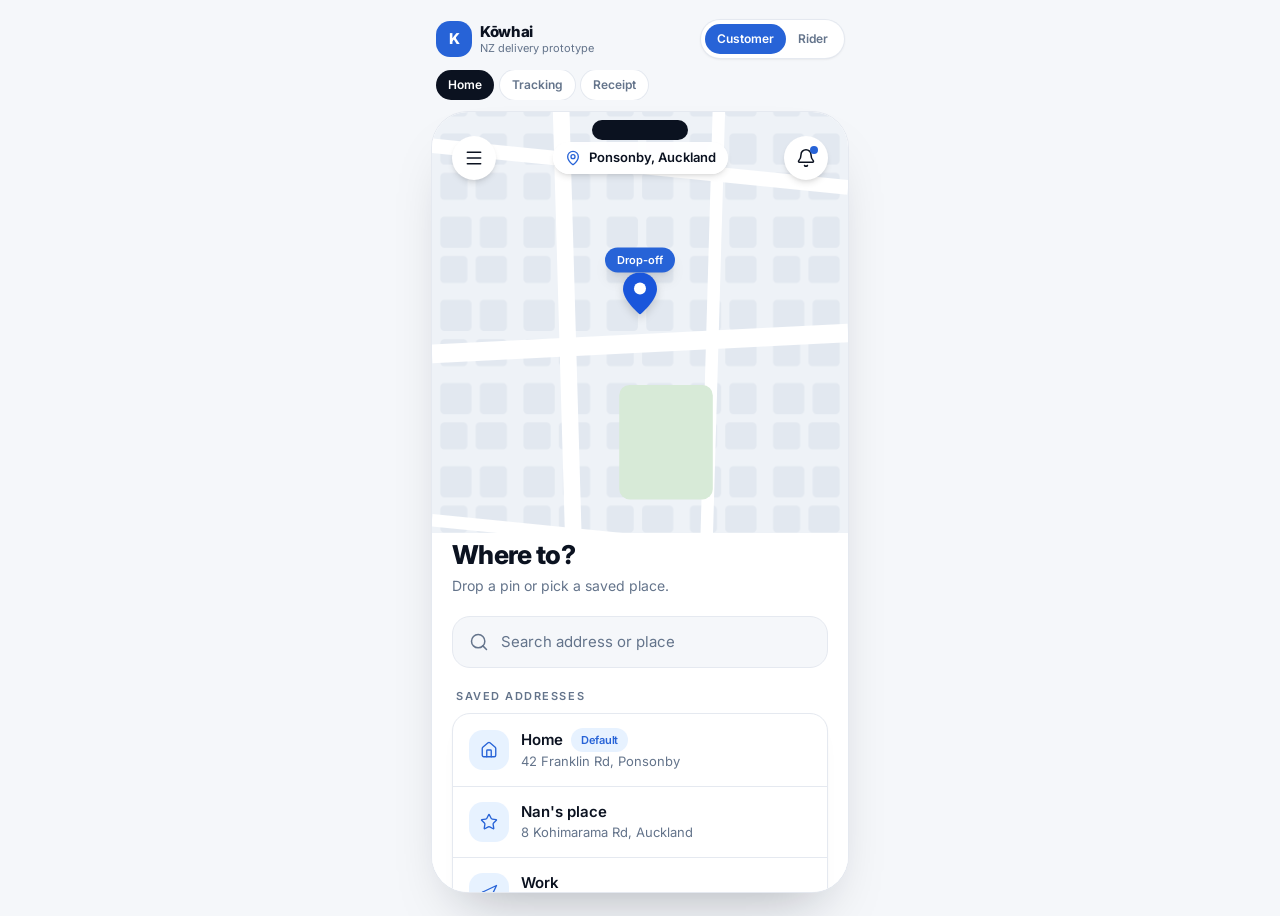
<file: prototypeAssets/index.html>
<!doctype html>
<html lang="en"><head><meta charset="utf-8"/>
<meta name="viewport" content="width=device-width, initial-scale=1"/>
<title>Kōwhai — customer · Home</title>
<link rel="preconnect" href="https://fonts.googleapis.com"><link rel="preconnect" href="https://fonts.gstatic.com" crossorigin>
<link href="https://fonts.googleapis.com/css2?family=Inter:wght@400;500;600;700;800;900&display=swap" rel="stylesheet">
<link rel="stylesheet" href="styles.css"/></head>
<body class="min-h-screen bg-surface-muted font-sans text-ink antialiased">
<div class="mx-auto flex min-h-screen w-full max-w-[440px] flex-col">
  <div class="space-y-3 px-4 pb-3 pt-5">
    <div class="flex items-center justify-between">
      <div class="flex items-center gap-2">
        <div class="grid h-9 w-9 place-items-center rounded-xl bg-brand text-[15px] font-extrabold text-white">K</div>
        <div class="leading-tight"><p class="text-[15px] font-extrabold tracking-tight">Kōwhai</p>
        <p class="text-[11px] text-ink-muted">NZ delivery prototype</p></div>
      </div>
      <div class="flex rounded-full bg-white p-1 shadow-sm ring-1 ring-hairline"><a href="customer-home.html" class="rounded-full px-3 py-1.5 text-[12px] font-semibold capitalize transition bg-brand text-white">customer</a><a href="rider-orders.html" class="rounded-full px-3 py-1.5 text-[12px] font-semibold capitalize transition text-ink-muted">rider</a></div>
    </div>
    <div class="flex gap-1.5 overflow-x-auto"><a href="customer-home.html" class="whitespace-nowrap rounded-full px-3 py-1.5 text-[12px] font-semibold transition bg-ink text-white">Home</a><a href="customer-tracking.html" class="whitespace-nowrap rounded-full px-3 py-1.5 text-[12px] font-semibold transition bg-white text-ink-muted ring-1 ring-hairline">Tracking</a><a href="customer-receipt.html" class="whitespace-nowrap rounded-full px-3 py-1.5 text-[12px] font-semibold transition bg-white text-ink-muted ring-1 ring-hairline">Receipt</a></div>
  </div>
  <div class="flex-1 px-3 pb-6"><div class="relative mx-auto h-[780px] w-full overflow-hidden rounded-[36px] bg-white shadow-[0_30px_60px_-30px_rgba(11,18,32,0.35)] ring-1 ring-hairline" data-tsd-source="/src/routes/index.tsx:106:11"><div class="absolute left-1/2 top-2 z-30 h-5 w-24 -translate-x-1/2 rounded-full bg-ink" data-tsd-source="/src/routes/index.tsx:107:13"></div><div class="h-full w-full overflow-hidden" data-tsd-source="/src/routes/index.tsx:108:13"><div class="relative flex h-full flex-col bg-white" data-tsd-source="/src/components/prototype/screens/CustomerHome.tsx:14:5"><div class="relative overflow-hidden bg-[#eef2f7] h-[54%]" data-tsd-source="/src/components/prototype/ui.tsx:105:5"><svg class="absolute inset-0 h-full w-full" viewBox="0 0 400 700" preserveAspectRatio="xMidYMid slice" aria-hidden="true" data-tsd-source="/src/components/prototype/ui.tsx:111:7"><defs data-tsd-source="/src/components/prototype/ui.tsx:117:9"><pattern id="blocks" width="80" height="80" patternUnits="userSpaceOnUse" data-tsd-source="/src/components/prototype/ui.tsx:118:11"><rect width="80" height="80" fill="#eef2f7" data-tsd-source="/src/components/prototype/ui.tsx:119:13"></rect><rect x="8" y="8" width="30" height="30" rx="4" fill="#e2e8f0" data-tsd-source="/src/components/prototype/ui.tsx:120:13"></rect><rect x="46" y="8" width="26" height="30" rx="4" fill="#e2e8f0" data-tsd-source="/src/components/prototype/ui.tsx:121:13"></rect><rect x="8" y="46" width="26" height="26" rx="4" fill="#e2e8f0" data-tsd-source="/src/components/prototype/ui.tsx:122:13"></rect><rect x="42" y="46" width="30" height="26" rx="4" fill="#e2e8f0" data-tsd-source="/src/components/prototype/ui.tsx:123:13"></rect></pattern></defs><rect width="400" height="700" fill="url(#blocks)" data-tsd-source="/src/components/prototype/ui.tsx:126:9"></rect><path d="M0 180 L400 220" stroke="#ffffff" stroke-width="14" data-tsd-source="/src/components/prototype/ui.tsx:128:9"></path><path d="M0 380 L400 360" stroke="#ffffff" stroke-width="18" data-tsd-source="/src/components/prototype/ui.tsx:129:9"></path><path d="M0 540 L400 580" stroke="#ffffff" stroke-width="12" data-tsd-source="/src/components/prototype/ui.tsx:130:9"></path><path d="M120 0 L140 700" stroke="#ffffff" stroke-width="16" data-tsd-source="/src/components/prototype/ui.tsx:131:9"></path><path d="M280 0 L260 700" stroke="#ffffff" stroke-width="12" data-tsd-source="/src/components/prototype/ui.tsx:132:9"></path><rect x="180" y="410" width="90" height="110" rx="10" fill="#d7ead7" data-tsd-source="/src/components/prototype/ui.tsx:134:9"></rect><path d="M0 620 Q100 600 200 630 T400 620 L400 700 L0 700 Z" fill="#cfe0ee" data-tsd-source="/src/components/prototype/ui.tsx:136:9"></path></svg><div class="absolute inset-x-0 top-0 z-10 flex items-center justify-between px-5 pt-6" data-tsd-source="/src/components/prototype/screens/CustomerHome.tsx:16:9"><button class="grid h-11 w-11 place-items-center rounded-full bg-white shadow-md" data-tsd-source="/src/components/prototype/screens/CustomerHome.tsx:17:11"><svg xmlns="http://www.w3.org/2000/svg" width="24" height="24" viewBox="0 0 24 24" fill="none" stroke="currentColor" stroke-width="1.8" stroke-linecap="round" stroke-linejoin="round" class="lucide lucide-menu h-5 w-5 text-ink" aria-hidden="true" data-tsd-source="/src/components/prototype/screens/CustomerHome.tsx:18:13"><path d="M4 5h16"></path><path d="M4 12h16"></path><path d="M4 19h16"></path></svg></button><div class="flex items-center gap-2 rounded-full bg-white/95 px-3 py-1.5 shadow-md backdrop-blur" data-tsd-source="/src/components/prototype/screens/CustomerHome.tsx:20:11"><svg xmlns="http://www.w3.org/2000/svg" width="24" height="24" viewBox="0 0 24 24" fill="none" stroke="currentColor" stroke-width="2" stroke-linecap="round" stroke-linejoin="round" class="lucide lucide-map-pin h-4 w-4 text-brand" aria-hidden="true" data-tsd-source="/src/components/prototype/screens/CustomerHome.tsx:21:13"><path d="M20 10c0 4.993-5.539 10.193-7.399 11.799a1 1 0 0 1-1.202 0C9.539 20.193 4 14.993 4 10a8 8 0 0 1 16 0"></path><circle cx="12" cy="10" r="3"></circle></svg><span class="text-[13px] font-semibold text-ink" data-tsd-source="/src/components/prototype/screens/CustomerHome.tsx:22:13">Ponsonby, Auckland</span></div><button class="relative grid h-11 w-11 place-items-center rounded-full bg-white shadow-md" data-tsd-source="/src/components/prototype/screens/CustomerHome.tsx:24:11"><svg xmlns="http://www.w3.org/2000/svg" width="24" height="24" viewBox="0 0 24 24" fill="none" stroke="currentColor" stroke-width="1.8" stroke-linecap="round" stroke-linejoin="round" class="lucide lucide-bell h-5 w-5 text-ink" aria-hidden="true" data-tsd-source="/src/components/prototype/screens/CustomerHome.tsx:25:13"><path d="M10.268 21a2 2 0 0 0 3.464 0"></path><path d="M3.262 15.326A1 1 0 0 0 4 17h16a1 1 0 0 0 .74-1.673C19.41 13.956 18 12.499 18 8A6 6 0 0 0 6 8c0 4.499-1.411 5.956-2.738 7.326"></path></svg><span class="absolute right-2.5 top-2.5 h-2 w-2 rounded-full bg-brand" data-tsd-source="/src/components/prototype/screens/CustomerHome.tsx:26:13"></span></button></div><div class="pointer-events-none absolute left-1/2 top-[48%] -translate-x-1/2 -translate-y-full" data-tsd-source="/src/components/prototype/screens/CustomerHome.tsx:31:9"><div class="flex flex-col items-center" data-tsd-source="/src/components/prototype/screens/CustomerHome.tsx:32:11"><div class="rounded-full bg-brand px-3 py-1 text-[11px] font-semibold text-white shadow-lg" data-tsd-source="/src/components/prototype/screens/CustomerHome.tsx:33:13">Drop-off</div><svg width="34" height="42" viewBox="0 0 34 42" class="drop-shadow-lg" data-tsd-source="/src/components/prototype/screens/CustomerHome.tsx:36:13"><path d="M17 0C7.6 0 0 7.4 0 16.5 0 28.5 17 42 17 42s17-13.5 17-25.5C34 7.4 26.4 0 17 0z" fill="#1A56DB" data-tsd-source="/src/components/prototype/screens/CustomerHome.tsx:37:15"></path><circle cx="17" cy="16" r="6" fill="#fff" data-tsd-source="/src/components/prototype/screens/CustomerHome.tsx:41:15"></circle></svg></div></div></div><div class="-mt-6 flex-1 overflow-y-auto rounded-t-3xl bg-white pt-3 shadow-[0_-8px_24px_-12px_rgba(11,18,32,0.15)]" data-tsd-source="/src/components/prototype/screens/CustomerHome.tsx:48:7"><div class="mx-auto mb-3 h-1.5 w-10 rounded-full bg-hairline" data-tsd-source="/src/components/prototype/screens/CustomerHome.tsx:49:9"></div><div class="space-y-5 px-5 pb-5" data-tsd-source="/src/components/prototype/screens/CustomerHome.tsx:50:9"><div data-tsd-source="/src/components/prototype/screens/CustomerHome.tsx:51:11"><h1 class="text-[26px] font-extrabold leading-tight tracking-tight text-ink" data-tsd-source="/src/components/prototype/screens/CustomerHome.tsx:52:13">Where to?</h1><p class="mt-1 text-sm text-ink-muted" data-tsd-source="/src/components/prototype/screens/CustomerHome.tsx:55:13">Drop a pin or pick a saved place.</p></div><div class="flex items-center gap-3 rounded-2xl border border-hairline bg-surface-muted px-4 py-3.5" data-tsd-source="/src/components/prototype/screens/CustomerHome.tsx:60:11"><svg xmlns="http://www.w3.org/2000/svg" width="24" height="24" viewBox="0 0 24 24" fill="none" stroke="currentColor" stroke-width="1.8" stroke-linecap="round" stroke-linejoin="round" class="lucide lucide-search h-5 w-5 text-ink-muted" aria-hidden="true" data-tsd-source="/src/components/prototype/screens/CustomerHome.tsx:61:13"><path d="m21 21-4.34-4.34"></path><circle cx="11" cy="11" r="8"></circle></svg><input placeholder="Search address or place" class="flex-1 bg-transparent text-[15px] text-ink placeholder:text-ink-muted focus:outline-none" data-tsd-source="/src/components/prototype/screens/CustomerHome.tsx:62:13"></div><div class="space-y-2" data-tsd-source="/src/components/prototype/screens/CustomerHome.tsx:68:11"><div class="px-1 text-[11px] font-semibold uppercase tracking-[0.14em] text-ink-muted" data-tsd-source="/src/components/prototype/ui.tsx:90:5">Saved addresses</div><div class="rounded-2xl border border-hairline bg-white shadow-[0_1px_2px_rgba(11,18,32,0.04),0_8px_24px_-16px_rgba(11,18,32,0.12)] divide-y divide-hairline p-0" data-tsd-source="/src/components/prototype/ui.tsx:77:5"><div class="flex items-center gap-3 px-4 py-3.5" data-tsd-source="/src/components/prototype/screens/CustomerHome.tsx:76:17"><div class="grid h-10 w-10 place-items-center rounded-xl bg-brand-soft" data-tsd-source="/src/components/prototype/screens/CustomerHome.tsx:77:19"><svg xmlns="http://www.w3.org/2000/svg" width="24" height="24" viewBox="0 0 24 24" fill="none" stroke="currentColor" stroke-width="1.8" stroke-linecap="round" stroke-linejoin="round" class="lucide lucide-house h-4.5 w-4.5 text-brand" aria-hidden="true" data-tsd-source="/src/components/prototype/screens/CustomerHome.tsx:78:21"><path d="M15 21v-8a1 1 0 0 0-1-1h-4a1 1 0 0 0-1 1v8"></path><path d="M3 10a2 2 0 0 1 .709-1.528l7-6a2 2 0 0 1 2.582 0l7 6A2 2 0 0 1 21 10v9a2 2 0 0 1-2 2H5a2 2 0 0 1-2-2z"></path></svg></div><div class="min-w-0 flex-1" data-tsd-source="/src/components/prototype/screens/CustomerHome.tsx:80:19"><div class="flex items-center gap-2" data-tsd-source="/src/components/prototype/screens/CustomerHome.tsx:81:21"><span class="text-[15px] font-semibold text-ink" data-tsd-source="/src/components/prototype/screens/CustomerHome.tsx:82:23">Home</span><span class="inline-flex items-center gap-1.5 rounded-full px-2.5 py-1 text-[11px] font-semibold tracking-tight bg-brand-soft text-brand" data-tsd-source="/src/components/prototype/ui.tsx:18:5">Default</span></div><p class="truncate text-[13px] text-ink-muted" data-tsd-source="/src/components/prototype/screens/CustomerHome.tsx:85:21">42 Franklin Rd, Ponsonby</p></div></div><div class="flex items-center gap-3 px-4 py-3.5" data-tsd-source="/src/components/prototype/screens/CustomerHome.tsx:76:17"><div class="grid h-10 w-10 place-items-center rounded-xl bg-brand-soft" data-tsd-source="/src/components/prototype/screens/CustomerHome.tsx:77:19"><svg xmlns="http://www.w3.org/2000/svg" width="24" height="24" viewBox="0 0 24 24" fill="none" stroke="currentColor" stroke-width="1.8" stroke-linecap="round" stroke-linejoin="round" class="lucide lucide-star h-4.5 w-4.5 text-brand" aria-hidden="true" data-tsd-source="/src/components/prototype/screens/CustomerHome.tsx:78:21"><path d="M11.525 2.295a.53.53 0 0 1 .95 0l2.31 4.679a2.123 2.123 0 0 0 1.595 1.16l5.166.756a.53.53 0 0 1 .294.904l-3.736 3.638a2.123 2.123 0 0 0-.611 1.878l.882 5.14a.53.53 0 0 1-.771.56l-4.618-2.428a2.122 2.122 0 0 0-1.973 0L6.396 21.01a.53.53 0 0 1-.77-.56l.881-5.139a2.122 2.122 0 0 0-.611-1.879L2.16 9.795a.53.53 0 0 1 .294-.906l5.165-.755a2.122 2.122 0 0 0 1.597-1.16z"></path></svg></div><div class="min-w-0 flex-1" data-tsd-source="/src/components/prototype/screens/CustomerHome.tsx:80:19"><div class="flex items-center gap-2" data-tsd-source="/src/components/prototype/screens/CustomerHome.tsx:81:21"><span class="text-[15px] font-semibold text-ink" data-tsd-source="/src/components/prototype/screens/CustomerHome.tsx:82:23">Nan's place</span></div><p class="truncate text-[13px] text-ink-muted" data-tsd-source="/src/components/prototype/screens/CustomerHome.tsx:85:21">8 Kohimarama Rd, Auckland</p></div></div><div class="flex items-center gap-3 px-4 py-3.5" data-tsd-source="/src/components/prototype/screens/CustomerHome.tsx:76:17"><div class="grid h-10 w-10 place-items-center rounded-xl bg-brand-soft" data-tsd-source="/src/components/prototype/screens/CustomerHome.tsx:77:19"><svg xmlns="http://www.w3.org/2000/svg" width="24" height="24" viewBox="0 0 24 24" fill="none" stroke="currentColor" stroke-width="1.8" stroke-linecap="round" stroke-linejoin="round" class="lucide lucide-navigation h-4.5 w-4.5 text-brand" aria-hidden="true" data-tsd-source="/src/components/prototype/screens/CustomerHome.tsx:78:21"><polygon points="3 11 22 2 13 21 11 13 3 11"></polygon></svg></div><div class="min-w-0 flex-1" data-tsd-source="/src/components/prototype/screens/CustomerHome.tsx:80:19"><div class="flex items-center gap-2" data-tsd-source="/src/components/prototype/screens/CustomerHome.tsx:81:21"><span class="text-[15px] font-semibold text-ink" data-tsd-source="/src/components/prototype/screens/CustomerHome.tsx:82:23">Work</span></div><p class="truncate text-[13px] text-ink-muted" data-tsd-source="/src/components/prototype/screens/CustomerHome.tsx:85:21">Level 5, 12 Madden St, Wynyard</p></div></div></div></div><button class="flex h-14 w-full items-center justify-center gap-2 rounded-2xl bg-brand text-[15px] font-semibold text-white shadow-[0_10px_24px_-12px_oklch(0.53_0.19_262/0.6)] transition active:scale-[0.99] hover:bg-brand-dark" data-tsd-source="/src/components/prototype/ui.tsx:39:5">Confirm this pin</button></div></div></div></div></div></div>
</div></body></html>
</file>
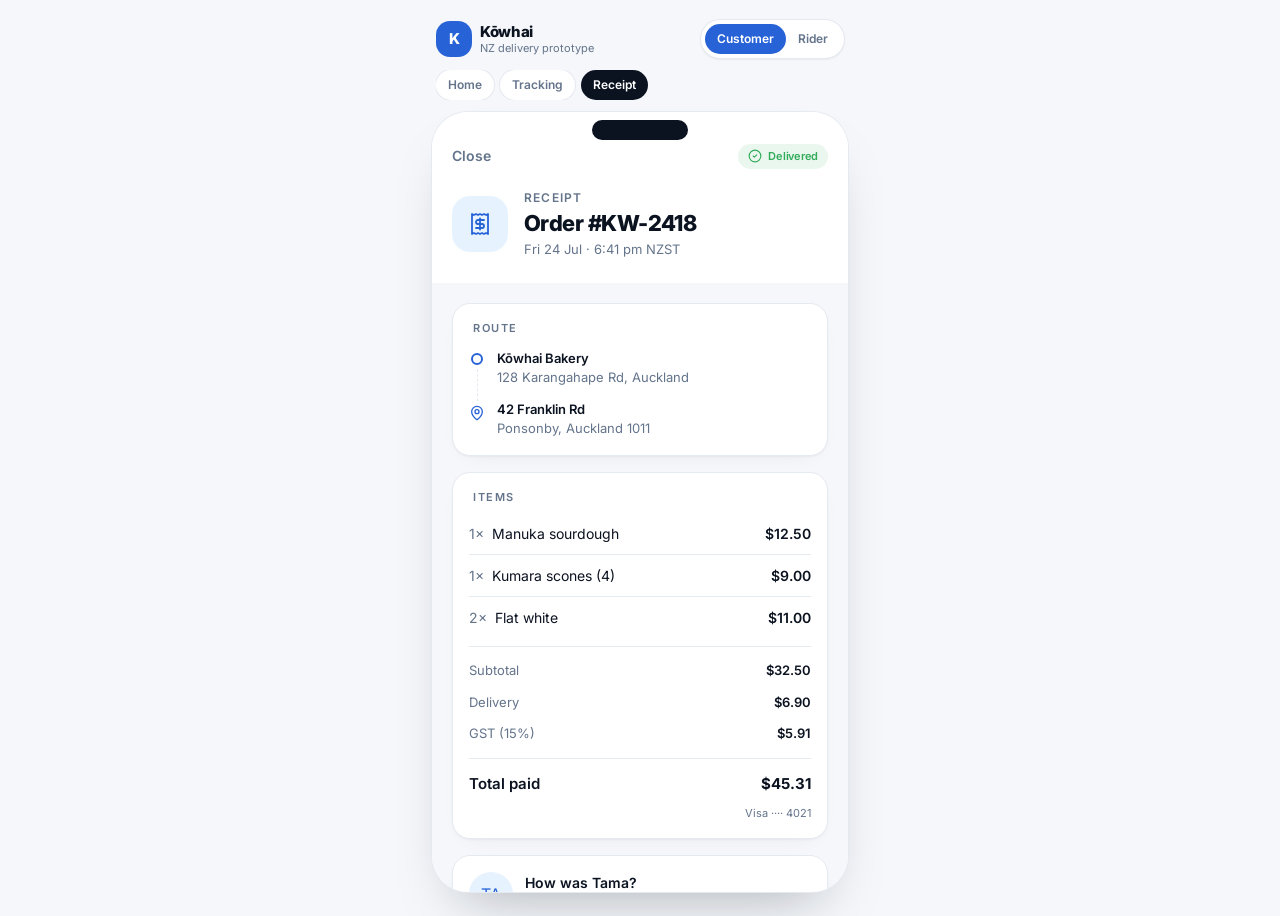
<file: prototypeAssets/customer-receipt.html>
<!doctype html>
<html lang="en"><head><meta charset="utf-8"/>
<meta name="viewport" content="width=device-width, initial-scale=1"/>
<title>Kōwhai — customer · Receipt</title>
<link rel="preconnect" href="https://fonts.googleapis.com"><link rel="preconnect" href="https://fonts.gstatic.com" crossorigin>
<link href="https://fonts.googleapis.com/css2?family=Inter:wght@400;500;600;700;800;900&display=swap" rel="stylesheet">
<link rel="stylesheet" href="styles.css"/></head>
<body class="min-h-screen bg-surface-muted font-sans text-ink antialiased">
<div class="mx-auto flex min-h-screen w-full max-w-[440px] flex-col">
  <div class="space-y-3 px-4 pb-3 pt-5">
    <div class="flex items-center justify-between">
      <div class="flex items-center gap-2">
        <div class="grid h-9 w-9 place-items-center rounded-xl bg-brand text-[15px] font-extrabold text-white">K</div>
        <div class="leading-tight"><p class="text-[15px] font-extrabold tracking-tight">Kōwhai</p>
        <p class="text-[11px] text-ink-muted">NZ delivery prototype</p></div>
      </div>
      <div class="flex rounded-full bg-white p-1 shadow-sm ring-1 ring-hairline"><a href="customer-home.html" class="rounded-full px-3 py-1.5 text-[12px] font-semibold capitalize transition bg-brand text-white">customer</a><a href="rider-orders.html" class="rounded-full px-3 py-1.5 text-[12px] font-semibold capitalize transition text-ink-muted">rider</a></div>
    </div>
    <div class="flex gap-1.5 overflow-x-auto"><a href="customer-home.html" class="whitespace-nowrap rounded-full px-3 py-1.5 text-[12px] font-semibold transition bg-white text-ink-muted ring-1 ring-hairline">Home</a><a href="customer-tracking.html" class="whitespace-nowrap rounded-full px-3 py-1.5 text-[12px] font-semibold transition bg-white text-ink-muted ring-1 ring-hairline">Tracking</a><a href="customer-receipt.html" class="whitespace-nowrap rounded-full px-3 py-1.5 text-[12px] font-semibold transition bg-ink text-white">Receipt</a></div>
  </div>
  <div class="flex-1 px-3 pb-6"><div class="relative mx-auto h-[780px] w-full overflow-hidden rounded-[36px] bg-white shadow-[0_30px_60px_-30px_rgba(11,18,32,0.35)] ring-1 ring-hairline" data-tsd-source="/src/routes/index.tsx:106:11"><div class="absolute left-1/2 top-2 z-30 h-5 w-24 -translate-x-1/2 rounded-full bg-ink" data-tsd-source="/src/routes/index.tsx:107:13"></div><div class="h-full w-full overflow-hidden" data-tsd-source="/src/routes/index.tsx:108:13"><div class="flex h-full flex-col bg-surface-muted" data-tsd-source="/src/components/prototype/screens/CustomerReceipt.tsx:16:5"><div class="bg-white px-5 pb-6 pt-8" data-tsd-source="/src/components/prototype/screens/CustomerReceipt.tsx:17:7"><div class="flex items-center justify-between" data-tsd-source="/src/components/prototype/screens/CustomerReceipt.tsx:18:9"><button class="text-sm font-semibold text-ink-muted" data-tsd-source="/src/components/prototype/screens/CustomerReceipt.tsx:19:11">Close</button><span class="inline-flex items-center gap-1.5 rounded-full px-2.5 py-1 text-[11px] font-semibold tracking-tight bg-success/10 text-success" data-tsd-source="/src/components/prototype/ui.tsx:18:5"><svg xmlns="http://www.w3.org/2000/svg" width="24" height="24" viewBox="0 0 24 24" fill="none" stroke="currentColor" stroke-width="2" stroke-linecap="round" stroke-linejoin="round" class="lucide lucide-circle-check h-3.5 w-3.5" aria-hidden="true" data-tsd-source="/src/components/prototype/screens/CustomerReceipt.tsx:21:13"><circle cx="12" cy="12" r="10"></circle><path d="m9 12 2 2 4-4"></path></svg> Delivered</span></div><div class="mt-5 flex items-center gap-4" data-tsd-source="/src/components/prototype/screens/CustomerReceipt.tsx:24:9"><div class="grid h-14 w-14 place-items-center rounded-2xl bg-brand-soft" data-tsd-source="/src/components/prototype/screens/CustomerReceipt.tsx:25:11"><svg xmlns="http://www.w3.org/2000/svg" width="24" height="24" viewBox="0 0 24 24" fill="none" stroke="currentColor" stroke-width="1.8" stroke-linecap="round" stroke-linejoin="round" class="lucide lucide-receipt h-6 w-6 text-brand" aria-hidden="true" data-tsd-source="/src/components/prototype/screens/CustomerReceipt.tsx:26:13"><path d="M4 2v20l2-1 2 1 2-1 2 1 2-1 2 1 2-1 2 1V2l-2 1-2-1-2 1-2-1-2 1-2-1-2 1Z"></path><path d="M16 8h-6a2 2 0 1 0 0 4h4a2 2 0 1 1 0 4H8"></path><path d="M12 17.5v-11"></path></svg></div><div data-tsd-source="/src/components/prototype/screens/CustomerReceipt.tsx:28:11"><p class="text-[12px] font-semibold uppercase tracking-widest text-ink-muted" data-tsd-source="/src/components/prototype/screens/CustomerReceipt.tsx:29:13">Receipt</p><h1 class="text-[22px] font-extrabold tracking-tight text-ink" data-tsd-source="/src/components/prototype/screens/CustomerReceipt.tsx:30:13">Order #KW-2418</h1><p class="text-[13px] text-ink-muted" data-tsd-source="/src/components/prototype/screens/CustomerReceipt.tsx:31:13">Fri 24 Jul · 6:41 pm NZST</p></div></div></div><div class="flex-1 space-y-4 overflow-y-auto p-5" data-tsd-source="/src/components/prototype/screens/CustomerReceipt.tsx:36:7"><div class="rounded-2xl border border-hairline bg-white p-4 shadow-[0_1px_2px_rgba(11,18,32,0.04),0_8px_24px_-16px_rgba(11,18,32,0.12)]" data-tsd-source="/src/components/prototype/ui.tsx:77:5"><div class="px-1 text-[11px] font-semibold uppercase tracking-[0.14em] text-ink-muted" data-tsd-source="/src/components/prototype/ui.tsx:90:5">Route</div><div class="mt-3 space-y-3" data-tsd-source="/src/components/prototype/screens/CustomerReceipt.tsx:39:11"><div class="flex gap-3" data-tsd-source="/src/components/prototype/screens/CustomerReceipt.tsx:40:13"><div class="mt-1 flex flex-col items-center" data-tsd-source="/src/components/prototype/screens/CustomerReceipt.tsx:41:15"><span class="h-3 w-3 rounded-full border-2 border-brand" data-tsd-source="/src/components/prototype/screens/CustomerReceipt.tsx:42:17"></span><span class="my-1 h-8 w-px border-l border-dashed border-hairline" data-tsd-source="/src/components/prototype/screens/CustomerReceipt.tsx:43:17"></span><svg xmlns="http://www.w3.org/2000/svg" width="24" height="24" viewBox="0 0 24 24" fill="none" stroke="currentColor" stroke-width="2" stroke-linecap="round" stroke-linejoin="round" class="lucide lucide-map-pin h-4 w-4 text-brand" aria-hidden="true" data-tsd-source="/src/components/prototype/screens/CustomerReceipt.tsx:44:17"><path d="M20 10c0 4.993-5.539 10.193-7.399 11.799a1 1 0 0 1-1.202 0C9.539 20.193 4 14.993 4 10a8 8 0 0 1 16 0"></path><circle cx="12" cy="10" r="3"></circle></svg></div><div class="flex-1 space-y-3 text-[13px]" data-tsd-source="/src/components/prototype/screens/CustomerReceipt.tsx:46:15"><div data-tsd-source="/src/components/prototype/screens/CustomerReceipt.tsx:47:17"><p class="font-semibold text-ink" data-tsd-source="/src/components/prototype/screens/CustomerReceipt.tsx:48:19">Kōwhai Bakery</p><p class="text-ink-muted" data-tsd-source="/src/components/prototype/screens/CustomerReceipt.tsx:49:19">128 Karangahape Rd, Auckland</p></div><div data-tsd-source="/src/components/prototype/screens/CustomerReceipt.tsx:51:17"><p class="font-semibold text-ink" data-tsd-source="/src/components/prototype/screens/CustomerReceipt.tsx:52:19">42 Franklin Rd</p><p class="text-ink-muted" data-tsd-source="/src/components/prototype/screens/CustomerReceipt.tsx:53:19">Ponsonby, Auckland 1011</p></div></div></div></div></div><div class="rounded-2xl border border-hairline bg-white p-4 shadow-[0_1px_2px_rgba(11,18,32,0.04),0_8px_24px_-16px_rgba(11,18,32,0.12)]" data-tsd-source="/src/components/prototype/ui.tsx:77:5"><div class="px-1 text-[11px] font-semibold uppercase tracking-[0.14em] text-ink-muted" data-tsd-source="/src/components/prototype/ui.tsx:90:5">Items</div><div class="mt-2 divide-y divide-hairline" data-tsd-source="/src/components/prototype/screens/CustomerReceipt.tsx:62:11"><div class="flex items-center justify-between py-2.5" data-tsd-source="/src/components/prototype/screens/CustomerReceipt.tsx:68:15"><span class="text-[14px] text-ink" data-tsd-source="/src/components/prototype/screens/CustomerReceipt.tsx:69:17"><span class="mr-2 text-ink-muted" data-tsd-source="/src/components/prototype/screens/CustomerReceipt.tsx:70:19">1×</span>Manuka sourdough</span><span class="text-[14px] font-semibold text-ink" data-tsd-source="/src/components/prototype/screens/CustomerReceipt.tsx:73:17">$12.50</span></div><div class="flex items-center justify-between py-2.5" data-tsd-source="/src/components/prototype/screens/CustomerReceipt.tsx:68:15"><span class="text-[14px] text-ink" data-tsd-source="/src/components/prototype/screens/CustomerReceipt.tsx:69:17"><span class="mr-2 text-ink-muted" data-tsd-source="/src/components/prototype/screens/CustomerReceipt.tsx:70:19">1×</span>Kumara scones (4)</span><span class="text-[14px] font-semibold text-ink" data-tsd-source="/src/components/prototype/screens/CustomerReceipt.tsx:73:17">$9.00</span></div><div class="flex items-center justify-between py-2.5" data-tsd-source="/src/components/prototype/screens/CustomerReceipt.tsx:68:15"><span class="text-[14px] text-ink" data-tsd-source="/src/components/prototype/screens/CustomerReceipt.tsx:69:17"><span class="mr-2 text-ink-muted" data-tsd-source="/src/components/prototype/screens/CustomerReceipt.tsx:70:19">2×</span>Flat white</span><span class="text-[14px] font-semibold text-ink" data-tsd-source="/src/components/prototype/screens/CustomerReceipt.tsx:73:17">$11.00</span></div></div><div class="mt-2 border-t border-hairline pt-2" data-tsd-source="/src/components/prototype/screens/CustomerReceipt.tsx:77:11"><div class="flex items-center justify-between py-1.5" data-tsd-source="/src/components/prototype/screens/CustomerReceipt.tsx:6:5"><span class="text-[13px] text-ink-muted" data-tsd-source="/src/components/prototype/screens/CustomerReceipt.tsx:7:7">Subtotal</span><span class="text-[13px] font-semibold text-ink" data-tsd-source="/src/components/prototype/screens/CustomerReceipt.tsx:10:7">$32.50</span></div><div class="flex items-center justify-between py-1.5" data-tsd-source="/src/components/prototype/screens/CustomerReceipt.tsx:6:5"><span class="text-[13px] text-ink-muted" data-tsd-source="/src/components/prototype/screens/CustomerReceipt.tsx:7:7">Delivery</span><span class="text-[13px] font-semibold text-ink" data-tsd-source="/src/components/prototype/screens/CustomerReceipt.tsx:10:7">$6.90</span></div><div class="flex items-center justify-between py-1.5" data-tsd-source="/src/components/prototype/screens/CustomerReceipt.tsx:6:5"><span class="text-[13px] text-ink-muted" data-tsd-source="/src/components/prototype/screens/CustomerReceipt.tsx:7:7">GST (15%)</span><span class="text-[13px] font-semibold text-ink" data-tsd-source="/src/components/prototype/screens/CustomerReceipt.tsx:10:7">$5.91</span></div><div class="my-2 border-t border-hairline" data-tsd-source="/src/components/prototype/screens/CustomerReceipt.tsx:81:13"></div><div class="flex items-center justify-between py-1.5" data-tsd-source="/src/components/prototype/screens/CustomerReceipt.tsx:6:5"><span class="text-[15px] font-semibold text-ink" data-tsd-source="/src/components/prototype/screens/CustomerReceipt.tsx:7:7">Total paid</span><span class="text-[15px] font-bold text-ink" data-tsd-source="/src/components/prototype/screens/CustomerReceipt.tsx:10:7">$45.31</span></div><p class="mt-1 text-right text-[11px] text-ink-muted" data-tsd-source="/src/components/prototype/screens/CustomerReceipt.tsx:83:13">Visa ···· 4021</p></div></div><div class="rounded-2xl border border-hairline bg-white p-4 shadow-[0_1px_2px_rgba(11,18,32,0.04),0_8px_24px_-16px_rgba(11,18,32,0.12)] flex items-center gap-3" data-tsd-source="/src/components/prototype/ui.tsx:77:5"><div class="grid h-11 w-11 place-items-center rounded-full bg-brand-soft text-brand" data-tsd-source="/src/components/prototype/screens/CustomerReceipt.tsx:88:11">TA</div><div class="flex-1" data-tsd-source="/src/components/prototype/screens/CustomerReceipt.tsx:89:11"><p class="text-[14px] font-semibold text-ink" data-tsd-source="/src/components/prototype/screens/CustomerReceipt.tsx:90:13">How was Tama?</p><div class="mt-1 flex gap-1 text-warning" data-tsd-source="/src/components/prototype/screens/CustomerReceipt.tsx:91:13"><svg xmlns="http://www.w3.org/2000/svg" width="24" height="24" viewBox="0 0 24 24" fill="none" stroke="currentColor" stroke-width="0" stroke-linecap="round" stroke-linejoin="round" class="lucide lucide-star h-5 w-5 fill-current" aria-hidden="true" data-tsd-source="/src/components/prototype/screens/CustomerReceipt.tsx:93:17"><path d="M11.525 2.295a.53.53 0 0 1 .95 0l2.31 4.679a2.123 2.123 0 0 0 1.595 1.16l5.166.756a.53.53 0 0 1 .294.904l-3.736 3.638a2.123 2.123 0 0 0-.611 1.878l.882 5.14a.53.53 0 0 1-.771.56l-4.618-2.428a2.122 2.122 0 0 0-1.973 0L6.396 21.01a.53.53 0 0 1-.77-.56l.881-5.139a2.122 2.122 0 0 0-.611-1.879L2.16 9.795a.53.53 0 0 1 .294-.906l5.165-.755a2.122 2.122 0 0 0 1.597-1.16z"></path></svg><svg xmlns="http://www.w3.org/2000/svg" width="24" height="24" viewBox="0 0 24 24" fill="none" stroke="currentColor" stroke-width="0" stroke-linecap="round" stroke-linejoin="round" class="lucide lucide-star h-5 w-5 fill-current" aria-hidden="true" data-tsd-source="/src/components/prototype/screens/CustomerReceipt.tsx:93:17"><path d="M11.525 2.295a.53.53 0 0 1 .95 0l2.31 4.679a2.123 2.123 0 0 0 1.595 1.16l5.166.756a.53.53 0 0 1 .294.904l-3.736 3.638a2.123 2.123 0 0 0-.611 1.878l.882 5.14a.53.53 0 0 1-.771.56l-4.618-2.428a2.122 2.122 0 0 0-1.973 0L6.396 21.01a.53.53 0 0 1-.77-.56l.881-5.139a2.122 2.122 0 0 0-.611-1.879L2.16 9.795a.53.53 0 0 1 .294-.906l5.165-.755a2.122 2.122 0 0 0 1.597-1.16z"></path></svg><svg xmlns="http://www.w3.org/2000/svg" width="24" height="24" viewBox="0 0 24 24" fill="none" stroke="currentColor" stroke-width="0" stroke-linecap="round" stroke-linejoin="round" class="lucide lucide-star h-5 w-5 fill-current" aria-hidden="true" data-tsd-source="/src/components/prototype/screens/CustomerReceipt.tsx:93:17"><path d="M11.525 2.295a.53.53 0 0 1 .95 0l2.31 4.679a2.123 2.123 0 0 0 1.595 1.16l5.166.756a.53.53 0 0 1 .294.904l-3.736 3.638a2.123 2.123 0 0 0-.611 1.878l.882 5.14a.53.53 0 0 1-.771.56l-4.618-2.428a2.122 2.122 0 0 0-1.973 0L6.396 21.01a.53.53 0 0 1-.77-.56l.881-5.139a2.122 2.122 0 0 0-.611-1.879L2.16 9.795a.53.53 0 0 1 .294-.906l5.165-.755a2.122 2.122 0 0 0 1.597-1.16z"></path></svg><svg xmlns="http://www.w3.org/2000/svg" width="24" height="24" viewBox="0 0 24 24" fill="none" stroke="currentColor" stroke-width="0" stroke-linecap="round" stroke-linejoin="round" class="lucide lucide-star h-5 w-5 fill-current" aria-hidden="true" data-tsd-source="/src/components/prototype/screens/CustomerReceipt.tsx:93:17"><path d="M11.525 2.295a.53.53 0 0 1 .95 0l2.31 4.679a2.123 2.123 0 0 0 1.595 1.16l5.166.756a.53.53 0 0 1 .294.904l-3.736 3.638a2.123 2.123 0 0 0-.611 1.878l.882 5.14a.53.53 0 0 1-.771.56l-4.618-2.428a2.122 2.122 0 0 0-1.973 0L6.396 21.01a.53.53 0 0 1-.77-.56l.881-5.139a2.122 2.122 0 0 0-.611-1.879L2.16 9.795a.53.53 0 0 1 .294-.906l5.165-.755a2.122 2.122 0 0 0 1.597-1.16z"></path></svg><svg xmlns="http://www.w3.org/2000/svg" width="24" height="24" viewBox="0 0 24 24" fill="none" stroke="currentColor" stroke-width="0" stroke-linecap="round" stroke-linejoin="round" class="lucide lucide-star h-5 w-5 fill-current" aria-hidden="true" data-tsd-source="/src/components/prototype/screens/CustomerReceipt.tsx:93:17"><path d="M11.525 2.295a.53.53 0 0 1 .95 0l2.31 4.679a2.123 2.123 0 0 0 1.595 1.16l5.166.756a.53.53 0 0 1 .294.904l-3.736 3.638a2.123 2.123 0 0 0-.611 1.878l.882 5.14a.53.53 0 0 1-.771.56l-4.618-2.428a2.122 2.122 0 0 0-1.973 0L6.396 21.01a.53.53 0 0 1-.77-.56l.881-5.139a2.122 2.122 0 0 0-.611-1.879L2.16 9.795a.53.53 0 0 1 .294-.906l5.165-.755a2.122 2.122 0 0 0 1.597-1.16z"></path></svg></div></div></div><div class="grid grid-cols-2 gap-2" data-tsd-source="/src/components/prototype/screens/CustomerReceipt.tsx:99:9"><button class="flex h-11 items-center justify-center gap-2 rounded-xl border border-brand/25 bg-white px-4 text-sm font-semibold text-brand transition hover:bg-brand-soft" data-tsd-source="/src/components/prototype/ui.tsx:59:5"><svg xmlns="http://www.w3.org/2000/svg" width="24" height="24" viewBox="0 0 24 24" fill="none" stroke="currentColor" stroke-width="2" stroke-linecap="round" stroke-linejoin="round" class="lucide lucide-download h-4 w-4" aria-hidden="true"><path d="M12 15V3"></path><path d="M21 15v4a2 2 0 0 1-2 2H5a2 2 0 0 1-2-2v-4"></path><path d="m7 10 5 5 5-5"></path></svg>Download PDF</button><button class="flex h-11 items-center justify-center gap-2 rounded-xl border border-brand/25 bg-white px-4 text-sm font-semibold text-brand transition hover:bg-brand-soft" data-tsd-source="/src/components/prototype/ui.tsx:59:5">Get help</button></div><button class="flex h-14 w-full items-center justify-center gap-2 rounded-2xl bg-brand text-[15px] font-semibold text-white shadow-[0_10px_24px_-12px_oklch(0.53_0.19_262/0.6)] transition active:scale-[0.99] hover:bg-brand-dark" data-tsd-source="/src/components/prototype/ui.tsx:39:5">Order again</button></div></div></div></div></div>
</div></body></html>
</file>
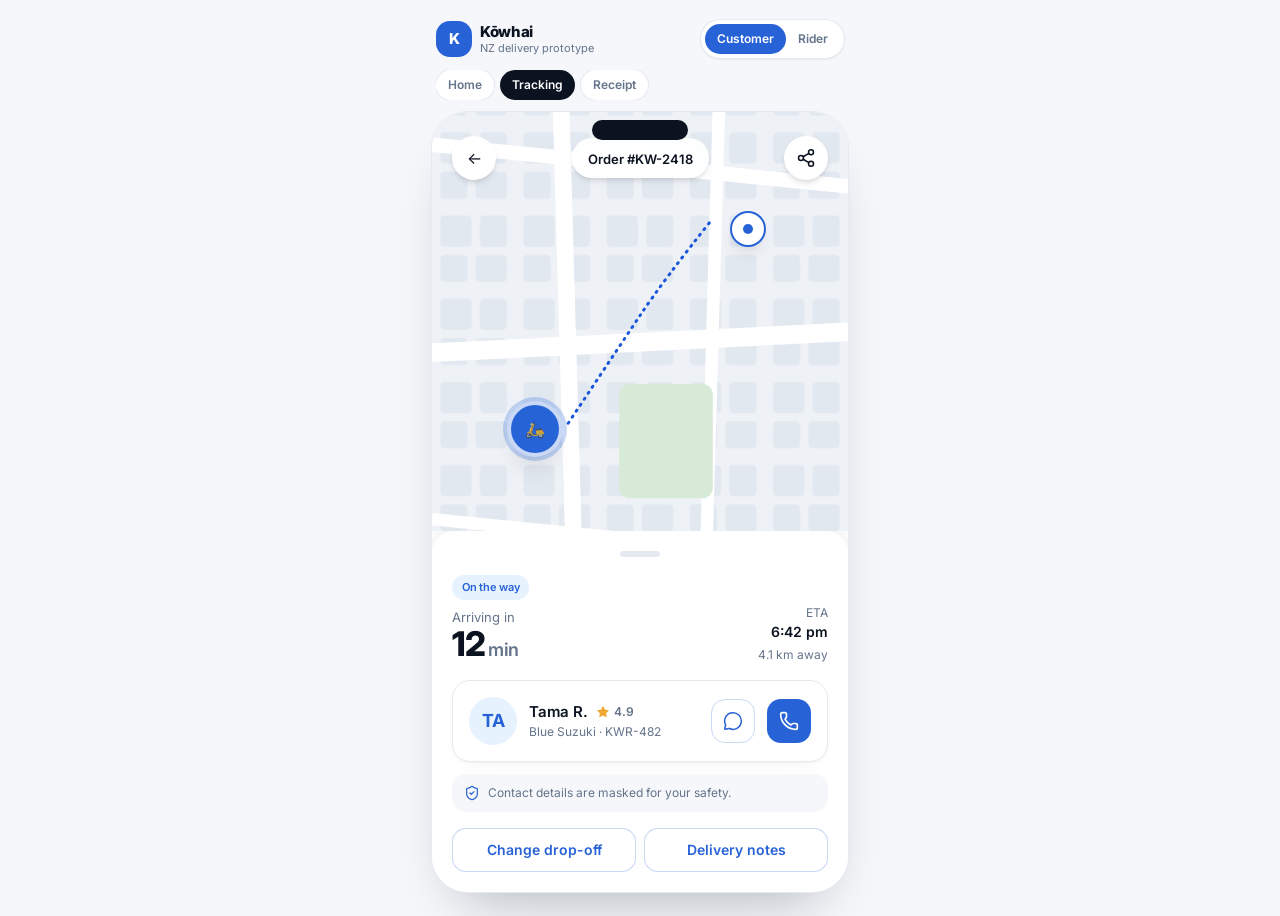
<file: prototypeAssets/customer-tracking.html>
<!doctype html>
<html lang="en"><head><meta charset="utf-8"/>
<meta name="viewport" content="width=device-width, initial-scale=1"/>
<title>Kōwhai — customer · Tracking</title>
<link rel="preconnect" href="https://fonts.googleapis.com"><link rel="preconnect" href="https://fonts.gstatic.com" crossorigin>
<link href="https://fonts.googleapis.com/css2?family=Inter:wght@400;500;600;700;800;900&display=swap" rel="stylesheet">
<link rel="stylesheet" href="styles.css"/></head>
<body class="min-h-screen bg-surface-muted font-sans text-ink antialiased">
<div class="mx-auto flex min-h-screen w-full max-w-[440px] flex-col">
  <div class="space-y-3 px-4 pb-3 pt-5">
    <div class="flex items-center justify-between">
      <div class="flex items-center gap-2">
        <div class="grid h-9 w-9 place-items-center rounded-xl bg-brand text-[15px] font-extrabold text-white">K</div>
        <div class="leading-tight"><p class="text-[15px] font-extrabold tracking-tight">Kōwhai</p>
        <p class="text-[11px] text-ink-muted">NZ delivery prototype</p></div>
      </div>
      <div class="flex rounded-full bg-white p-1 shadow-sm ring-1 ring-hairline"><a href="customer-home.html" class="rounded-full px-3 py-1.5 text-[12px] font-semibold capitalize transition bg-brand text-white">customer</a><a href="rider-orders.html" class="rounded-full px-3 py-1.5 text-[12px] font-semibold capitalize transition text-ink-muted">rider</a></div>
    </div>
    <div class="flex gap-1.5 overflow-x-auto"><a href="customer-home.html" class="whitespace-nowrap rounded-full px-3 py-1.5 text-[12px] font-semibold transition bg-white text-ink-muted ring-1 ring-hairline">Home</a><a href="customer-tracking.html" class="whitespace-nowrap rounded-full px-3 py-1.5 text-[12px] font-semibold transition bg-ink text-white">Tracking</a><a href="customer-receipt.html" class="whitespace-nowrap rounded-full px-3 py-1.5 text-[12px] font-semibold transition bg-white text-ink-muted ring-1 ring-hairline">Receipt</a></div>
  </div>
  <div class="flex-1 px-3 pb-6"><div class="relative mx-auto h-[780px] w-full overflow-hidden rounded-[36px] bg-white shadow-[0_30px_60px_-30px_rgba(11,18,32,0.35)] ring-1 ring-hairline" data-tsd-source="/src/routes/index.tsx:106:11"><div class="absolute left-1/2 top-2 z-30 h-5 w-24 -translate-x-1/2 rounded-full bg-ink" data-tsd-source="/src/routes/index.tsx:107:13"></div><div class="h-full w-full overflow-hidden" data-tsd-source="/src/routes/index.tsx:108:13"><div class="relative flex h-full flex-col bg-white" data-tsd-source="/src/components/prototype/screens/CustomerTracking.tsx:6:5"><div class="relative overflow-hidden bg-[#eef2f7] flex-1" data-tsd-source="/src/components/prototype/ui.tsx:105:5"><svg class="absolute inset-0 h-full w-full" viewBox="0 0 400 700" preserveAspectRatio="xMidYMid slice" aria-hidden="true" data-tsd-source="/src/components/prototype/ui.tsx:111:7"><defs data-tsd-source="/src/components/prototype/ui.tsx:117:9"><pattern id="blocks" width="80" height="80" patternUnits="userSpaceOnUse" data-tsd-source="/src/components/prototype/ui.tsx:118:11"><rect width="80" height="80" fill="#eef2f7" data-tsd-source="/src/components/prototype/ui.tsx:119:13"></rect><rect x="8" y="8" width="30" height="30" rx="4" fill="#e2e8f0" data-tsd-source="/src/components/prototype/ui.tsx:120:13"></rect><rect x="46" y="8" width="26" height="30" rx="4" fill="#e2e8f0" data-tsd-source="/src/components/prototype/ui.tsx:121:13"></rect><rect x="8" y="46" width="26" height="26" rx="4" fill="#e2e8f0" data-tsd-source="/src/components/prototype/ui.tsx:122:13"></rect><rect x="42" y="46" width="30" height="26" rx="4" fill="#e2e8f0" data-tsd-source="/src/components/prototype/ui.tsx:123:13"></rect></pattern></defs><rect width="400" height="700" fill="url(#blocks)" data-tsd-source="/src/components/prototype/ui.tsx:126:9"></rect><path d="M0 180 L400 220" stroke="#ffffff" stroke-width="14" data-tsd-source="/src/components/prototype/ui.tsx:128:9"></path><path d="M0 380 L400 360" stroke="#ffffff" stroke-width="18" data-tsd-source="/src/components/prototype/ui.tsx:129:9"></path><path d="M0 540 L400 580" stroke="#ffffff" stroke-width="12" data-tsd-source="/src/components/prototype/ui.tsx:130:9"></path><path d="M120 0 L140 700" stroke="#ffffff" stroke-width="16" data-tsd-source="/src/components/prototype/ui.tsx:131:9"></path><path d="M280 0 L260 700" stroke="#ffffff" stroke-width="12" data-tsd-source="/src/components/prototype/ui.tsx:132:9"></path><rect x="180" y="410" width="90" height="110" rx="10" fill="#d7ead7" data-tsd-source="/src/components/prototype/ui.tsx:134:9"></rect><path d="M0 620 Q100 600 200 630 T400 620 L400 700 L0 700 Z" fill="#cfe0ee" data-tsd-source="/src/components/prototype/ui.tsx:136:9"></path></svg><div class="absolute inset-x-0 top-0 flex items-center justify-between px-5 pt-6" data-tsd-source="/src/components/prototype/screens/CustomerTracking.tsx:8:9"><button class="grid h-11 w-11 place-items-center rounded-full bg-white text-ink shadow-md" data-tsd-source="/src/components/prototype/screens/CustomerTracking.tsx:9:11">←</button><div class="rounded-full bg-white/95 px-4 py-2 shadow-md" data-tsd-source="/src/components/prototype/screens/CustomerTracking.tsx:12:11"><span class="text-[13px] font-semibold text-ink" data-tsd-source="/src/components/prototype/screens/CustomerTracking.tsx:13:13">Order #KW-2418</span></div><button class="grid h-11 w-11 place-items-center rounded-full bg-white shadow-md" data-tsd-source="/src/components/prototype/screens/CustomerTracking.tsx:15:11"><svg xmlns="http://www.w3.org/2000/svg" width="24" height="24" viewBox="0 0 24 24" fill="none" stroke="currentColor" stroke-width="1.8" stroke-linecap="round" stroke-linejoin="round" class="lucide lucide-share2 lucide-share-2 h-5 w-5 text-ink" aria-hidden="true" data-tsd-source="/src/components/prototype/screens/CustomerTracking.tsx:16:13"><circle cx="18" cy="5" r="3"></circle><circle cx="6" cy="12" r="3"></circle><circle cx="18" cy="19" r="3"></circle><line x1="8.59" x2="15.42" y1="13.51" y2="17.49"></line><line x1="15.41" x2="8.59" y1="6.51" y2="10.49"></line></svg></button></div><svg class="absolute inset-0 h-full w-full" viewBox="0 0 400 700" aria-hidden="true" data-tsd-source="/src/components/prototype/screens/CustomerTracking.tsx:21:9"><path d="M80 520 Q160 400 200 340 T320 180" stroke="#1A56DB" stroke-width="5" stroke-linecap="round" stroke-dasharray="2 10" fill="none" data-tsd-source="/src/components/prototype/screens/CustomerTracking.tsx:22:11"></path></svg><div class="absolute left-[19%] top-[70%]" data-tsd-source="/src/components/prototype/screens/CustomerTracking.tsx:32:9"><div class="relative grid h-12 w-12 place-items-center rounded-full bg-brand text-white shadow-xl ring-4 ring-white" data-tsd-source="/src/components/prototype/screens/CustomerTracking.tsx:33:11">🛵<span class="absolute -inset-2 animate-ping rounded-full bg-brand/25" data-tsd-source="/src/components/prototype/screens/CustomerTracking.tsx:35:13"></span></div></div><div class="absolute left-[76%] top-[24%] -translate-x-1/2" data-tsd-source="/src/components/prototype/screens/CustomerTracking.tsx:39:9"><div class="grid h-8 w-8 place-items-center rounded-full bg-white shadow-lg ring-2 ring-brand" data-tsd-source="/src/components/prototype/screens/CustomerTracking.tsx:40:11"><span class="h-2.5 w-2.5 rounded-full bg-brand" data-tsd-source="/src/components/prototype/screens/CustomerTracking.tsx:41:13"></span></div></div></div><div class="rounded-t-3xl bg-white p-5 shadow-[0_-10px_30px_-12px_rgba(11,18,32,0.18)]" data-tsd-source="/src/components/prototype/screens/CustomerTracking.tsx:46:7"><div class="mx-auto mb-4 h-1.5 w-10 rounded-full bg-hairline" data-tsd-source="/src/components/prototype/screens/CustomerTracking.tsx:47:9"></div><div class="flex items-end justify-between" data-tsd-source="/src/components/prototype/screens/CustomerTracking.tsx:49:9"><div data-tsd-source="/src/components/prototype/screens/CustomerTracking.tsx:50:11"><span class="inline-flex items-center gap-1.5 rounded-full px-2.5 py-1 text-[11px] font-semibold tracking-tight bg-brand-soft text-brand" data-tsd-source="/src/components/prototype/ui.tsx:18:5">On the way</span><p class="mt-2 text-[13px] text-ink-muted" data-tsd-source="/src/components/prototype/screens/CustomerTracking.tsx:52:13">Arriving in</p><p class="text-[34px] font-extrabold leading-none tracking-tight text-ink" data-tsd-source="/src/components/prototype/screens/CustomerTracking.tsx:53:13">12<span class="text-lg font-semibold text-ink-muted" data-tsd-source="/src/components/prototype/screens/CustomerTracking.tsx:54:17"> min</span></p></div><div class="text-right text-[12px] text-ink-muted" data-tsd-source="/src/components/prototype/screens/CustomerTracking.tsx:57:11"><p data-tsd-source="/src/components/prototype/screens/CustomerTracking.tsx:58:13">ETA</p><p class="text-sm font-semibold text-ink" data-tsd-source="/src/components/prototype/screens/CustomerTracking.tsx:59:13">6:42 pm</p><p class="mt-1" data-tsd-source="/src/components/prototype/screens/CustomerTracking.tsx:60:13">4.1 km away</p></div></div><div class="rounded-2xl border border-hairline bg-white p-4 shadow-[0_1px_2px_rgba(11,18,32,0.04),0_8px_24px_-16px_rgba(11,18,32,0.12)] mt-4 flex items-center gap-3" data-tsd-source="/src/components/prototype/ui.tsx:77:5"><div class="grid h-12 w-12 place-items-center rounded-full bg-brand-soft text-lg font-bold text-brand" data-tsd-source="/src/components/prototype/screens/CustomerTracking.tsx:65:11">TA</div><div class="min-w-0 flex-1" data-tsd-source="/src/components/prototype/screens/CustomerTracking.tsx:68:11"><div class="flex items-center gap-2" data-tsd-source="/src/components/prototype/screens/CustomerTracking.tsx:69:13"><p class="truncate text-[15px] font-semibold text-ink" data-tsd-source="/src/components/prototype/screens/CustomerTracking.tsx:70:15">Tama R.</p><span class="inline-flex items-center gap-1 text-[12px] font-semibold text-ink-muted" data-tsd-source="/src/components/prototype/screens/CustomerTracking.tsx:71:15"><svg xmlns="http://www.w3.org/2000/svg" width="24" height="24" viewBox="0 0 24 24" fill="none" stroke="currentColor" stroke-width="0" stroke-linecap="round" stroke-linejoin="round" class="lucide lucide-star h-3.5 w-3.5 fill-current text-warning" aria-hidden="true" data-tsd-source="/src/components/prototype/screens/CustomerTracking.tsx:72:17"><path d="M11.525 2.295a.53.53 0 0 1 .95 0l2.31 4.679a2.123 2.123 0 0 0 1.595 1.16l5.166.756a.53.53 0 0 1 .294.904l-3.736 3.638a2.123 2.123 0 0 0-.611 1.878l.882 5.14a.53.53 0 0 1-.771.56l-4.618-2.428a2.122 2.122 0 0 0-1.973 0L6.396 21.01a.53.53 0 0 1-.77-.56l.881-5.139a2.122 2.122 0 0 0-.611-1.879L2.16 9.795a.53.53 0 0 1 .294-.906l5.165-.755a2.122 2.122 0 0 0 1.597-1.16z"></path></svg> 4.9</span></div><p class="text-[12px] text-ink-muted" data-tsd-source="/src/components/prototype/screens/CustomerTracking.tsx:75:13">Blue Suzuki · KWR-482</p></div><button class="grid h-11 w-11 place-items-center rounded-xl border border-brand/25 text-brand" data-tsd-source="/src/components/prototype/screens/CustomerTracking.tsx:77:11"><svg xmlns="http://www.w3.org/2000/svg" width="24" height="24" viewBox="0 0 24 24" fill="none" stroke="currentColor" stroke-width="1.8" stroke-linecap="round" stroke-linejoin="round" class="lucide lucide-message-circle h-5 w-5" aria-hidden="true" data-tsd-source="/src/components/prototype/screens/CustomerTracking.tsx:78:13"><path d="M2.992 16.342a2 2 0 0 1 .094 1.167l-1.065 3.29a1 1 0 0 0 1.236 1.168l3.413-.998a2 2 0 0 1 1.099.092 10 10 0 1 0-4.777-4.719"></path></svg></button><button class="grid h-11 w-11 place-items-center rounded-xl bg-brand text-white" data-tsd-source="/src/components/prototype/screens/CustomerTracking.tsx:80:11"><svg xmlns="http://www.w3.org/2000/svg" width="24" height="24" viewBox="0 0 24 24" fill="none" stroke="currentColor" stroke-width="2" stroke-linecap="round" stroke-linejoin="round" class="lucide lucide-phone h-5 w-5" aria-hidden="true" data-tsd-source="/src/components/prototype/screens/CustomerTracking.tsx:81:13"><path d="M13.832 16.568a1 1 0 0 0 1.213-.303l.355-.465A2 2 0 0 1 17 15h3a2 2 0 0 1 2 2v3a2 2 0 0 1-2 2A18 18 0 0 1 2 4a2 2 0 0 1 2-2h3a2 2 0 0 1 2 2v3a2 2 0 0 1-.8 1.6l-.468.351a1 1 0 0 0-.292 1.233 14 14 0 0 0 6.392 6.384"></path></svg></button></div><div class="mt-3 flex items-center gap-2 rounded-xl bg-surface-muted px-3 py-2.5 text-[12px] text-ink-muted" data-tsd-source="/src/components/prototype/screens/CustomerTracking.tsx:85:9"><svg xmlns="http://www.w3.org/2000/svg" width="24" height="24" viewBox="0 0 24 24" fill="none" stroke="currentColor" stroke-width="1.8" stroke-linecap="round" stroke-linejoin="round" class="lucide lucide-shield-check h-4 w-4 text-brand" aria-hidden="true" data-tsd-source="/src/components/prototype/screens/CustomerTracking.tsx:86:11"><path d="M20 13c0 5-3.5 7.5-7.66 8.95a1 1 0 0 1-.67-.01C7.5 20.5 4 18 4 13V6a1 1 0 0 1 1-1c2 0 4.5-1.2 6.24-2.72a1.17 1.17 0 0 1 1.52 0C14.51 3.81 17 5 19 5a1 1 0 0 1 1 1z"></path><path d="m9 12 2 2 4-4"></path></svg>Contact details are masked for your safety.</div><div class="mt-4 grid grid-cols-2 gap-2" data-tsd-source="/src/components/prototype/screens/CustomerTracking.tsx:90:9"><button class="flex h-11 items-center justify-center gap-2 rounded-xl border border-brand/25 bg-white px-4 text-sm font-semibold text-brand transition hover:bg-brand-soft" data-tsd-source="/src/components/prototype/ui.tsx:59:5">Change drop-off</button><button class="flex h-11 items-center justify-center gap-2 rounded-xl border border-brand/25 bg-white px-4 text-sm font-semibold text-brand transition hover:bg-brand-soft" data-tsd-source="/src/components/prototype/ui.tsx:59:5">Delivery notes</button></div></div></div></div></div></div>
</div></body></html>
</file>
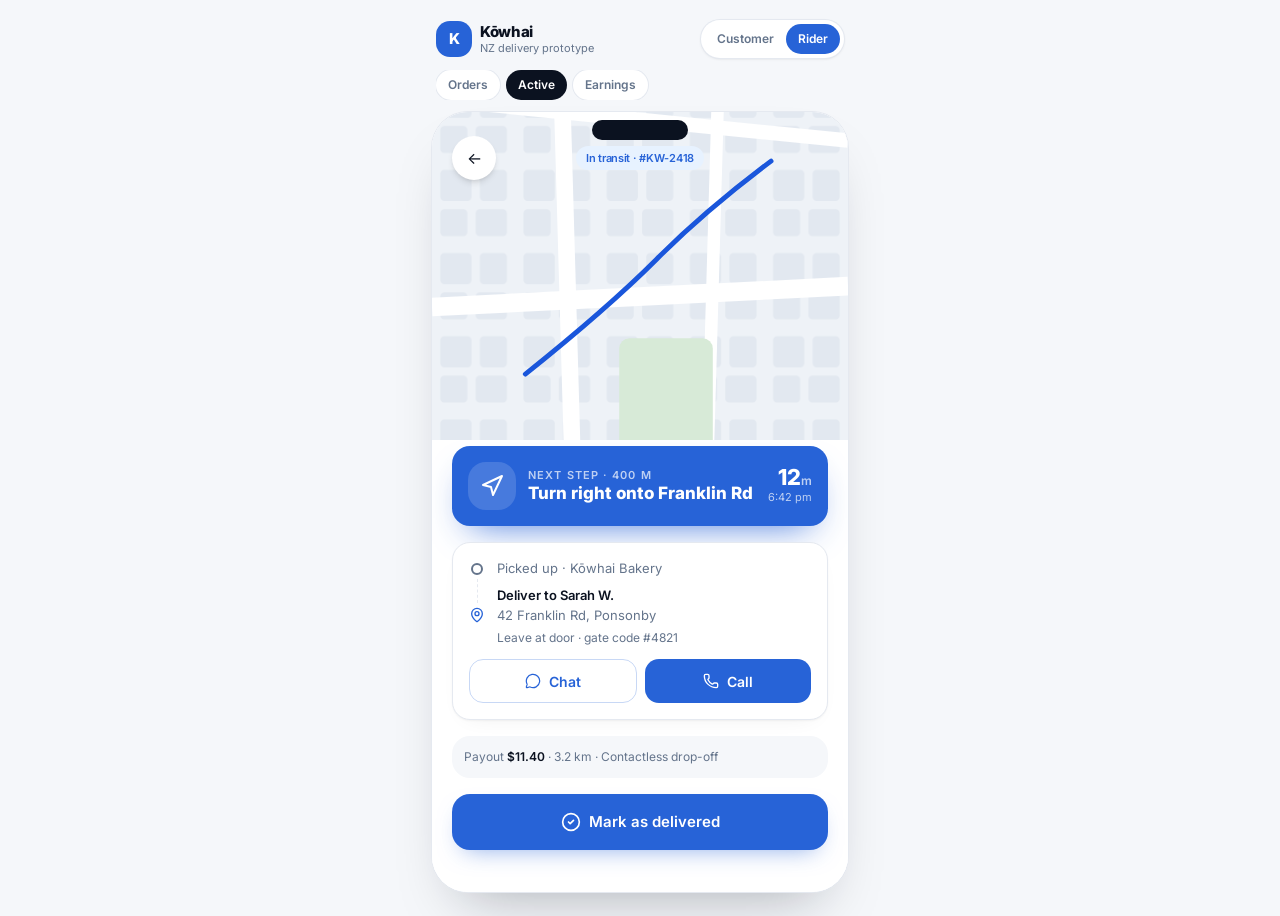
<file: prototypeAssets/rider-active.html>
<!doctype html>
<html lang="en"><head><meta charset="utf-8"/>
<meta name="viewport" content="width=device-width, initial-scale=1"/>
<title>Kōwhai — rider · Active</title>
<link rel="preconnect" href="https://fonts.googleapis.com"><link rel="preconnect" href="https://fonts.gstatic.com" crossorigin>
<link href="https://fonts.googleapis.com/css2?family=Inter:wght@400;500;600;700;800;900&display=swap" rel="stylesheet">
<link rel="stylesheet" href="styles.css"/></head>
<body class="min-h-screen bg-surface-muted font-sans text-ink antialiased">
<div class="mx-auto flex min-h-screen w-full max-w-[440px] flex-col">
  <div class="space-y-3 px-4 pb-3 pt-5">
    <div class="flex items-center justify-between">
      <div class="flex items-center gap-2">
        <div class="grid h-9 w-9 place-items-center rounded-xl bg-brand text-[15px] font-extrabold text-white">K</div>
        <div class="leading-tight"><p class="text-[15px] font-extrabold tracking-tight">Kōwhai</p>
        <p class="text-[11px] text-ink-muted">NZ delivery prototype</p></div>
      </div>
      <div class="flex rounded-full bg-white p-1 shadow-sm ring-1 ring-hairline"><a href="customer-home.html" class="rounded-full px-3 py-1.5 text-[12px] font-semibold capitalize transition text-ink-muted">customer</a><a href="rider-orders.html" class="rounded-full px-3 py-1.5 text-[12px] font-semibold capitalize transition bg-brand text-white">rider</a></div>
    </div>
    <div class="flex gap-1.5 overflow-x-auto"><a href="rider-orders.html" class="whitespace-nowrap rounded-full px-3 py-1.5 text-[12px] font-semibold transition bg-white text-ink-muted ring-1 ring-hairline">Orders</a><a href="rider-active.html" class="whitespace-nowrap rounded-full px-3 py-1.5 text-[12px] font-semibold transition bg-ink text-white">Active</a><a href="rider-earnings.html" class="whitespace-nowrap rounded-full px-3 py-1.5 text-[12px] font-semibold transition bg-white text-ink-muted ring-1 ring-hairline">Earnings</a></div>
  </div>
  <div class="flex-1 px-3 pb-6"><div class="relative mx-auto h-[780px] w-full overflow-hidden rounded-[36px] bg-white shadow-[0_30px_60px_-30px_rgba(11,18,32,0.35)] ring-1 ring-hairline" data-tsd-source="/src/routes/index.tsx:106:11"><div class="absolute left-1/2 top-2 z-30 h-5 w-24 -translate-x-1/2 rounded-full bg-ink" data-tsd-source="/src/routes/index.tsx:107:13"></div><div class="h-full w-full overflow-hidden" data-tsd-source="/src/routes/index.tsx:108:13"><div class="relative flex h-full flex-col bg-white" data-tsd-source="/src/components/prototype/screens/RiderActive.tsx:6:5"><div class="relative overflow-hidden bg-[#eef2f7] h-[42%]" data-tsd-source="/src/components/prototype/ui.tsx:105:5"><svg class="absolute inset-0 h-full w-full" viewBox="0 0 400 700" preserveAspectRatio="xMidYMid slice" aria-hidden="true" data-tsd-source="/src/components/prototype/ui.tsx:111:7"><defs data-tsd-source="/src/components/prototype/ui.tsx:117:9"><pattern id="blocks" width="80" height="80" patternUnits="userSpaceOnUse" data-tsd-source="/src/components/prototype/ui.tsx:118:11"><rect width="80" height="80" fill="#eef2f7" data-tsd-source="/src/components/prototype/ui.tsx:119:13"></rect><rect x="8" y="8" width="30" height="30" rx="4" fill="#e2e8f0" data-tsd-source="/src/components/prototype/ui.tsx:120:13"></rect><rect x="46" y="8" width="26" height="30" rx="4" fill="#e2e8f0" data-tsd-source="/src/components/prototype/ui.tsx:121:13"></rect><rect x="8" y="46" width="26" height="26" rx="4" fill="#e2e8f0" data-tsd-source="/src/components/prototype/ui.tsx:122:13"></rect><rect x="42" y="46" width="30" height="26" rx="4" fill="#e2e8f0" data-tsd-source="/src/components/prototype/ui.tsx:123:13"></rect></pattern></defs><rect width="400" height="700" fill="url(#blocks)" data-tsd-source="/src/components/prototype/ui.tsx:126:9"></rect><path d="M0 180 L400 220" stroke="#ffffff" stroke-width="14" data-tsd-source="/src/components/prototype/ui.tsx:128:9"></path><path d="M0 380 L400 360" stroke="#ffffff" stroke-width="18" data-tsd-source="/src/components/prototype/ui.tsx:129:9"></path><path d="M0 540 L400 580" stroke="#ffffff" stroke-width="12" data-tsd-source="/src/components/prototype/ui.tsx:130:9"></path><path d="M120 0 L140 700" stroke="#ffffff" stroke-width="16" data-tsd-source="/src/components/prototype/ui.tsx:131:9"></path><path d="M280 0 L260 700" stroke="#ffffff" stroke-width="12" data-tsd-source="/src/components/prototype/ui.tsx:132:9"></path><rect x="180" y="410" width="90" height="110" rx="10" fill="#d7ead7" data-tsd-source="/src/components/prototype/ui.tsx:134:9"></rect><path d="M0 620 Q100 600 200 630 T400 620 L400 700 L0 700 Z" fill="#cfe0ee" data-tsd-source="/src/components/prototype/ui.tsx:136:9"></path></svg><div class="absolute inset-x-0 top-0 flex items-center justify-between px-5 pt-6" data-tsd-source="/src/components/prototype/screens/RiderActive.tsx:8:9"><button class="grid h-11 w-11 place-items-center rounded-full bg-white text-ink shadow-md" data-tsd-source="/src/components/prototype/screens/RiderActive.tsx:9:11">←</button><span class="inline-flex items-center gap-1.5 rounded-full px-2.5 py-1 text-[11px] font-semibold tracking-tight bg-brand-soft text-brand" data-tsd-source="/src/components/prototype/ui.tsx:18:5">In transit · #KW-2418</span><div class="w-11" data-tsd-source="/src/components/prototype/screens/RiderActive.tsx:11:11"></div></div><svg class="absolute inset-0 h-full w-full" viewBox="0 0 400 400" aria-hidden="true" data-tsd-source="/src/components/prototype/screens/RiderActive.tsx:13:9"><path d="M60 320 Q160 240 220 180 T360 60" stroke="#1A56DB" stroke-width="6" stroke-linecap="round" fill="none" data-tsd-source="/src/components/prototype/screens/RiderActive.tsx:14:11"></path></svg></div><div class="-mt-6 flex-1 overflow-y-auto rounded-t-3xl bg-white pt-3" data-tsd-source="/src/components/prototype/screens/RiderActive.tsx:18:7"><div class="mx-auto mb-3 h-1.5 w-10 rounded-full bg-hairline" data-tsd-source="/src/components/prototype/screens/RiderActive.tsx:19:9"></div><div class="space-y-4 px-5 pb-5" data-tsd-source="/src/components/prototype/screens/RiderActive.tsx:21:9"><div class="flex items-center gap-3 rounded-2xl bg-brand p-4 text-white shadow-[0_16px_36px_-18px_oklch(0.53_0.19_262/0.9)]" data-tsd-source="/src/components/prototype/screens/RiderActive.tsx:22:11"><div class="grid h-12 w-12 place-items-center rounded-2xl bg-white/15" data-tsd-source="/src/components/prototype/screens/RiderActive.tsx:23:13"><svg xmlns="http://www.w3.org/2000/svg" width="24" height="24" viewBox="0 0 24 24" fill="none" stroke="currentColor" stroke-width="2" stroke-linecap="round" stroke-linejoin="round" class="lucide lucide-navigation h-6 w-6" aria-hidden="true" data-tsd-source="/src/components/prototype/screens/RiderActive.tsx:24:15"><polygon points="3 11 22 2 13 21 11 13 3 11"></polygon></svg></div><div class="min-w-0 flex-1" data-tsd-source="/src/components/prototype/screens/RiderActive.tsx:26:13"><p class="text-[11px] font-semibold uppercase tracking-widest text-white/70" data-tsd-source="/src/components/prototype/screens/RiderActive.tsx:27:15">Next step · 400 m</p><p class="truncate text-[17px] font-extrabold leading-tight" data-tsd-source="/src/components/prototype/screens/RiderActive.tsx:28:15">Turn right onto Franklin Rd</p></div><div class="text-right" data-tsd-source="/src/components/prototype/screens/RiderActive.tsx:32:13"><p class="text-[22px] font-extrabold leading-none" data-tsd-source="/src/components/prototype/screens/RiderActive.tsx:33:15">12<span class="text-xs font-semibold text-white/70" data-tsd-source="/src/components/prototype/screens/RiderActive.tsx:33:72">m</span></p><p class="text-[11px] text-white/70" data-tsd-source="/src/components/prototype/screens/RiderActive.tsx:34:15">6:42 pm</p></div></div><div class="rounded-2xl border border-hairline bg-white p-4 shadow-[0_1px_2px_rgba(11,18,32,0.04),0_8px_24px_-16px_rgba(11,18,32,0.12)] space-y-3" data-tsd-source="/src/components/prototype/ui.tsx:77:5"><div class="flex items-start justify-between gap-3" data-tsd-source="/src/components/prototype/screens/RiderActive.tsx:39:13"><div class="flex gap-3" data-tsd-source="/src/components/prototype/screens/RiderActive.tsx:40:15"><div class="mt-1 flex flex-col items-center" data-tsd-source="/src/components/prototype/screens/RiderActive.tsx:41:17"><span class="h-3 w-3 rounded-full border-2 border-ink-muted" data-tsd-source="/src/components/prototype/screens/RiderActive.tsx:42:19"></span><span class="my-1 h-6 w-px border-l border-dashed border-hairline" data-tsd-source="/src/components/prototype/screens/RiderActive.tsx:43:19"></span><svg xmlns="http://www.w3.org/2000/svg" width="24" height="24" viewBox="0 0 24 24" fill="none" stroke="currentColor" stroke-width="2" stroke-linecap="round" stroke-linejoin="round" class="lucide lucide-map-pin h-4 w-4 text-brand" aria-hidden="true" data-tsd-source="/src/components/prototype/screens/RiderActive.tsx:44:19"><path d="M20 10c0 4.993-5.539 10.193-7.399 11.799a1 1 0 0 1-1.202 0C9.539 20.193 4 14.993 4 10a8 8 0 0 1 16 0"></path><circle cx="12" cy="10" r="3"></circle></svg></div><div class="text-[13px]" data-tsd-source="/src/components/prototype/screens/RiderActive.tsx:46:17"><p class="text-ink-muted" data-tsd-source="/src/components/prototype/screens/RiderActive.tsx:47:19">Picked up · Kōwhai Bakery</p><p class="mt-2 font-semibold text-ink" data-tsd-source="/src/components/prototype/screens/RiderActive.tsx:48:19">Deliver to Sarah W.</p><p class="text-ink-muted" data-tsd-source="/src/components/prototype/screens/RiderActive.tsx:49:19">42 Franklin Rd, Ponsonby</p><p class="mt-1 text-[12px] text-ink-muted" data-tsd-source="/src/components/prototype/screens/RiderActive.tsx:50:19">Leave at door · gate code #4821</p></div></div></div><div class="flex gap-2" data-tsd-source="/src/components/prototype/screens/RiderActive.tsx:57:13"><button class="flex h-11 flex-1 items-center justify-center gap-2 rounded-xl border border-brand/25 text-[14px] font-semibold text-brand" data-tsd-source="/src/components/prototype/screens/RiderActive.tsx:58:15"><svg xmlns="http://www.w3.org/2000/svg" width="24" height="24" viewBox="0 0 24 24" fill="none" stroke="currentColor" stroke-width="1.8" stroke-linecap="round" stroke-linejoin="round" class="lucide lucide-message-circle h-4 w-4" aria-hidden="true" data-tsd-source="/src/components/prototype/screens/RiderActive.tsx:59:17"><path d="M2.992 16.342a2 2 0 0 1 .094 1.167l-1.065 3.29a1 1 0 0 0 1.236 1.168l3.413-.998a2 2 0 0 1 1.099.092 10 10 0 1 0-4.777-4.719"></path></svg> Chat</button><button class="flex h-11 flex-1 items-center justify-center gap-2 rounded-xl bg-brand text-[14px] font-semibold text-white" data-tsd-source="/src/components/prototype/screens/RiderActive.tsx:61:15"><svg xmlns="http://www.w3.org/2000/svg" width="24" height="24" viewBox="0 0 24 24" fill="none" stroke="currentColor" stroke-width="2" stroke-linecap="round" stroke-linejoin="round" class="lucide lucide-phone h-4 w-4" aria-hidden="true" data-tsd-source="/src/components/prototype/screens/RiderActive.tsx:62:17"><path d="M13.832 16.568a1 1 0 0 0 1.213-.303l.355-.465A2 2 0 0 1 17 15h3a2 2 0 0 1 2 2v3a2 2 0 0 1-2 2A18 18 0 0 1 2 4a2 2 0 0 1 2-2h3a2 2 0 0 1 2 2v3a2 2 0 0 1-.8 1.6l-.468.351a1 1 0 0 0-.292 1.233 14 14 0 0 0 6.392 6.384"></path></svg> Call</button></div></div><div class="rounded-2xl bg-surface-muted p-3 text-[12px] text-ink-muted" data-tsd-source="/src/components/prototype/screens/RiderActive.tsx:67:11">Payout <span class="font-semibold text-ink" data-tsd-source="/src/components/prototype/screens/RiderActive.tsx:68:20">$11.40</span> · 3.2 km · Contactless drop-off</div><button class="flex h-14 w-full items-center justify-center gap-2 rounded-2xl bg-brand text-[15px] font-semibold text-white shadow-[0_10px_24px_-12px_oklch(0.53_0.19_262/0.6)] transition active:scale-[0.99] hover:bg-brand-dark" data-tsd-source="/src/components/prototype/ui.tsx:39:5"><svg xmlns="http://www.w3.org/2000/svg" width="24" height="24" viewBox="0 0 24 24" fill="none" stroke="currentColor" stroke-width="2" stroke-linecap="round" stroke-linejoin="round" class="lucide lucide-circle-check h-5 w-5" aria-hidden="true"><circle cx="12" cy="12" r="10"></circle><path d="m9 12 2 2 4-4"></path></svg>Mark as delivered</button></div></div></div></div></div></div>
</div></body></html>
</file>
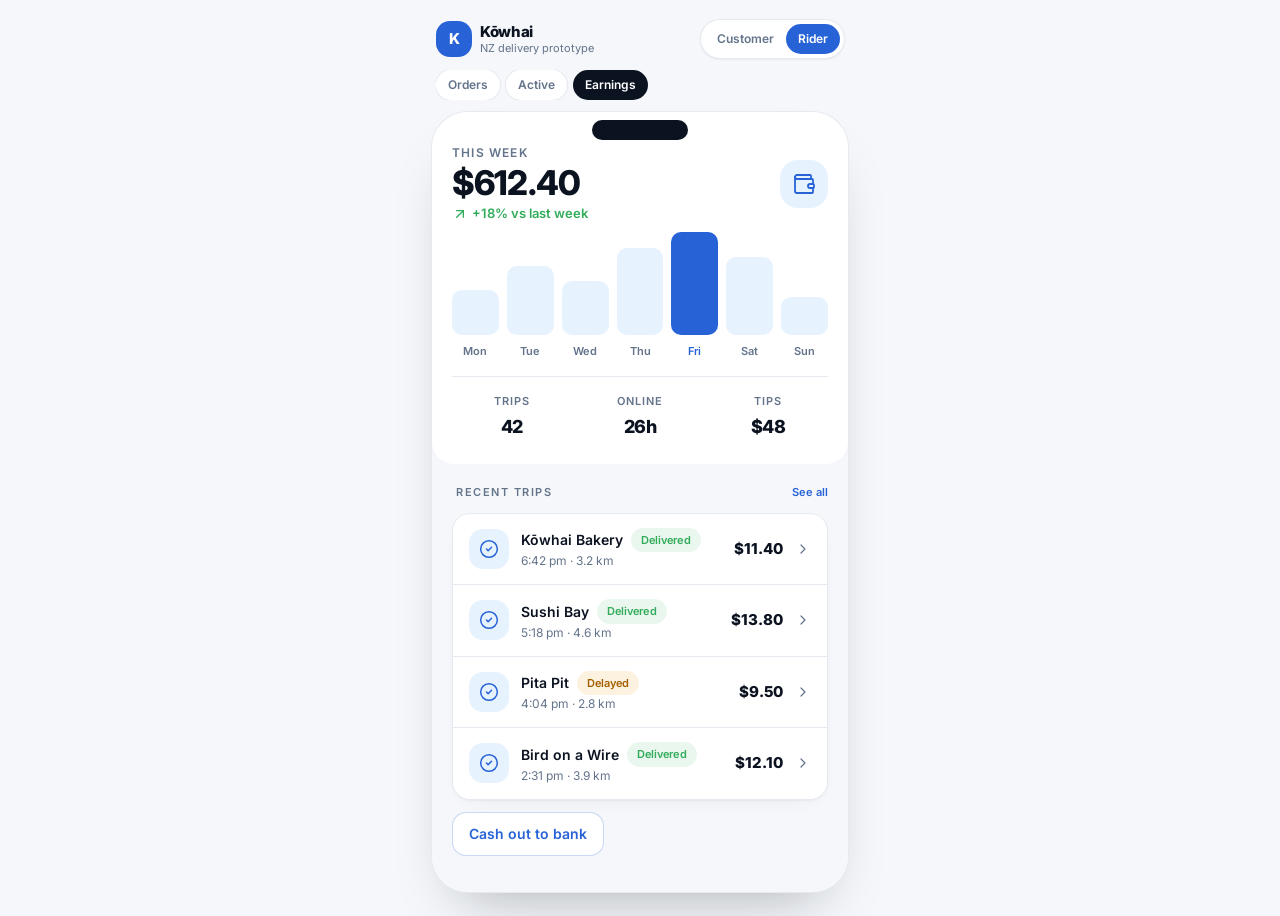
<file: prototypeAssets/rider-earnings.html>
<!doctype html>
<html lang="en"><head><meta charset="utf-8"/>
<meta name="viewport" content="width=device-width, initial-scale=1"/>
<title>Kōwhai — rider · Earnings</title>
<link rel="preconnect" href="https://fonts.googleapis.com"><link rel="preconnect" href="https://fonts.gstatic.com" crossorigin>
<link href="https://fonts.googleapis.com/css2?family=Inter:wght@400;500;600;700;800;900&display=swap" rel="stylesheet">
<link rel="stylesheet" href="styles.css"/></head>
<body class="min-h-screen bg-surface-muted font-sans text-ink antialiased">
<div class="mx-auto flex min-h-screen w-full max-w-[440px] flex-col">
  <div class="space-y-3 px-4 pb-3 pt-5">
    <div class="flex items-center justify-between">
      <div class="flex items-center gap-2">
        <div class="grid h-9 w-9 place-items-center rounded-xl bg-brand text-[15px] font-extrabold text-white">K</div>
        <div class="leading-tight"><p class="text-[15px] font-extrabold tracking-tight">Kōwhai</p>
        <p class="text-[11px] text-ink-muted">NZ delivery prototype</p></div>
      </div>
      <div class="flex rounded-full bg-white p-1 shadow-sm ring-1 ring-hairline"><a href="customer-home.html" class="rounded-full px-3 py-1.5 text-[12px] font-semibold capitalize transition text-ink-muted">customer</a><a href="rider-orders.html" class="rounded-full px-3 py-1.5 text-[12px] font-semibold capitalize transition bg-brand text-white">rider</a></div>
    </div>
    <div class="flex gap-1.5 overflow-x-auto"><a href="rider-orders.html" class="whitespace-nowrap rounded-full px-3 py-1.5 text-[12px] font-semibold transition bg-white text-ink-muted ring-1 ring-hairline">Orders</a><a href="rider-active.html" class="whitespace-nowrap rounded-full px-3 py-1.5 text-[12px] font-semibold transition bg-white text-ink-muted ring-1 ring-hairline">Active</a><a href="rider-earnings.html" class="whitespace-nowrap rounded-full px-3 py-1.5 text-[12px] font-semibold transition bg-ink text-white">Earnings</a></div>
  </div>
  <div class="flex-1 px-3 pb-6"><div class="relative mx-auto h-[780px] w-full overflow-hidden rounded-[36px] bg-white shadow-[0_30px_60px_-30px_rgba(11,18,32,0.35)] ring-1 ring-hairline" data-tsd-source="/src/routes/index.tsx:106:11"><div class="absolute left-1/2 top-2 z-30 h-5 w-24 -translate-x-1/2 rounded-full bg-ink" data-tsd-source="/src/routes/index.tsx:107:13"></div><div class="h-full w-full overflow-hidden" data-tsd-source="/src/routes/index.tsx:108:13"><div class="flex h-full flex-col bg-surface-muted" data-tsd-source="/src/components/prototype/screens/RiderEarnings.tsx:23:5"><div class="rounded-b-3xl bg-white px-5 pb-6 pt-8" data-tsd-source="/src/components/prototype/screens/RiderEarnings.tsx:24:7"><div class="flex items-center justify-between" data-tsd-source="/src/components/prototype/screens/RiderEarnings.tsx:25:9"><div data-tsd-source="/src/components/prototype/screens/RiderEarnings.tsx:26:11"><p class="text-[12px] font-semibold uppercase tracking-widest text-ink-muted" data-tsd-source="/src/components/prototype/screens/RiderEarnings.tsx:27:13">This week</p><h1 class="mt-1 text-[34px] font-extrabold leading-none tracking-tight text-ink" data-tsd-source="/src/components/prototype/screens/RiderEarnings.tsx:28:13">$612.40</h1><p class="mt-1 flex items-center gap-1 text-[13px] font-semibold text-success" data-tsd-source="/src/components/prototype/screens/RiderEarnings.tsx:31:13"><svg xmlns="http://www.w3.org/2000/svg" width="24" height="24" viewBox="0 0 24 24" fill="none" stroke="currentColor" stroke-width="2" stroke-linecap="round" stroke-linejoin="round" class="lucide lucide-arrow-up-right h-4 w-4" aria-hidden="true" data-tsd-source="/src/components/prototype/screens/RiderEarnings.tsx:32:15"><path d="M7 7h10v10"></path><path d="M7 17 17 7"></path></svg> +18% vs last week</p></div><div class="grid h-12 w-12 place-items-center rounded-2xl bg-brand-soft" data-tsd-source="/src/components/prototype/screens/RiderEarnings.tsx:35:11"><svg xmlns="http://www.w3.org/2000/svg" width="24" height="24" viewBox="0 0 24 24" fill="none" stroke="currentColor" stroke-width="1.8" stroke-linecap="round" stroke-linejoin="round" class="lucide lucide-wallet h-6 w-6 text-brand" aria-hidden="true" data-tsd-source="/src/components/prototype/screens/RiderEarnings.tsx:36:13"><path d="M19 7V4a1 1 0 0 0-1-1H5a2 2 0 0 0 0 4h15a1 1 0 0 1 1 1v4h-3a2 2 0 0 0 0 4h3a1 1 0 0 0 1-1v-2a1 1 0 0 0-1-1"></path><path d="M3 5v14a2 2 0 0 0 2 2h15a1 1 0 0 0 1-1v-4"></path></svg></div></div><div class="mt-6 flex h-28 items-end justify-between gap-2" data-tsd-source="/src/components/prototype/screens/RiderEarnings.tsx:40:9"><div class="flex flex-1 flex-col items-center gap-2" data-tsd-source="/src/components/prototype/screens/RiderEarnings.tsx:42:13"><div class="w-full rounded-lg bg-brand-soft" data-tsd-source="/src/components/prototype/screens/RiderEarnings.tsx:43:15" style="height: 45px;"></div><span class="text-[11px] font-semibold text-ink-muted" data-tsd-source="/src/components/prototype/screens/RiderEarnings.tsx:47:15">Mon</span></div><div class="flex flex-1 flex-col items-center gap-2" data-tsd-source="/src/components/prototype/screens/RiderEarnings.tsx:42:13"><div class="w-full rounded-lg bg-brand-soft" data-tsd-source="/src/components/prototype/screens/RiderEarnings.tsx:43:15" style="height: 69px;"></div><span class="text-[11px] font-semibold text-ink-muted" data-tsd-source="/src/components/prototype/screens/RiderEarnings.tsx:47:15">Tue</span></div><div class="flex flex-1 flex-col items-center gap-2" data-tsd-source="/src/components/prototype/screens/RiderEarnings.tsx:42:13"><div class="w-full rounded-lg bg-brand-soft" data-tsd-source="/src/components/prototype/screens/RiderEarnings.tsx:43:15" style="height: 54px;"></div><span class="text-[11px] font-semibold text-ink-muted" data-tsd-source="/src/components/prototype/screens/RiderEarnings.tsx:47:15">Wed</span></div><div class="flex flex-1 flex-col items-center gap-2" data-tsd-source="/src/components/prototype/screens/RiderEarnings.tsx:42:13"><div class="w-full rounded-lg bg-brand-soft" data-tsd-source="/src/components/prototype/screens/RiderEarnings.tsx:43:15" style="height: 87px;"></div><span class="text-[11px] font-semibold text-ink-muted" data-tsd-source="/src/components/prototype/screens/RiderEarnings.tsx:47:15">Thu</span></div><div class="flex flex-1 flex-col items-center gap-2" data-tsd-source="/src/components/prototype/screens/RiderEarnings.tsx:42:13"><div class="w-full rounded-lg bg-brand" data-tsd-source="/src/components/prototype/screens/RiderEarnings.tsx:43:15" style="height: 103px;"></div><span class="text-[11px] font-semibold text-brand" data-tsd-source="/src/components/prototype/screens/RiderEarnings.tsx:47:15">Fri</span></div><div class="flex flex-1 flex-col items-center gap-2" data-tsd-source="/src/components/prototype/screens/RiderEarnings.tsx:42:13"><div class="w-full rounded-lg bg-brand-soft" data-tsd-source="/src/components/prototype/screens/RiderEarnings.tsx:43:15" style="height: 78px;"></div><span class="text-[11px] font-semibold text-ink-muted" data-tsd-source="/src/components/prototype/screens/RiderEarnings.tsx:47:15">Sat</span></div><div class="flex flex-1 flex-col items-center gap-2" data-tsd-source="/src/components/prototype/screens/RiderEarnings.tsx:42:13"><div class="w-full rounded-lg bg-brand-soft" data-tsd-source="/src/components/prototype/screens/RiderEarnings.tsx:43:15" style="height: 38px;"></div><span class="text-[11px] font-semibold text-ink-muted" data-tsd-source="/src/components/prototype/screens/RiderEarnings.tsx:47:15">Sun</span></div></div><div class="mt-4 grid grid-cols-3 gap-2 border-t border-hairline pt-4 text-center" data-tsd-source="/src/components/prototype/screens/RiderEarnings.tsx:54:9"><div data-tsd-source="/src/components/prototype/screens/RiderEarnings.tsx:60:13"><p class="text-[11px] font-semibold uppercase tracking-widest text-ink-muted" data-tsd-source="/src/components/prototype/screens/RiderEarnings.tsx:61:15">Trips</p><p class="mt-1 text-[18px] font-extrabold tracking-tight text-ink" data-tsd-source="/src/components/prototype/screens/RiderEarnings.tsx:62:15">42</p></div><div data-tsd-source="/src/components/prototype/screens/RiderEarnings.tsx:60:13"><p class="text-[11px] font-semibold uppercase tracking-widest text-ink-muted" data-tsd-source="/src/components/prototype/screens/RiderEarnings.tsx:61:15">Online</p><p class="mt-1 text-[18px] font-extrabold tracking-tight text-ink" data-tsd-source="/src/components/prototype/screens/RiderEarnings.tsx:62:15">26h</p></div><div data-tsd-source="/src/components/prototype/screens/RiderEarnings.tsx:60:13"><p class="text-[11px] font-semibold uppercase tracking-widest text-ink-muted" data-tsd-source="/src/components/prototype/screens/RiderEarnings.tsx:61:15">Tips</p><p class="mt-1 text-[18px] font-extrabold tracking-tight text-ink" data-tsd-source="/src/components/prototype/screens/RiderEarnings.tsx:62:15">$48</p></div></div></div><div class="flex-1 space-y-3 overflow-y-auto p-5" data-tsd-source="/src/components/prototype/screens/RiderEarnings.tsx:68:7"><div class="flex items-center justify-between" data-tsd-source="/src/components/prototype/screens/RiderEarnings.tsx:69:9"><div class="px-1 text-[11px] font-semibold uppercase tracking-[0.14em] text-ink-muted" data-tsd-source="/src/components/prototype/ui.tsx:90:5">Recent trips</div><span class="text-[11px] font-semibold text-brand" data-tsd-source="/src/components/prototype/screens/RiderEarnings.tsx:71:11">See all</span></div><div class="rounded-2xl border border-hairline bg-white shadow-[0_1px_2px_rgba(11,18,32,0.04),0_8px_24px_-16px_rgba(11,18,32,0.12)] divide-y divide-hairline p-0" data-tsd-source="/src/components/prototype/ui.tsx:77:5"><div class="flex items-center gap-3 px-4 py-3.5" data-tsd-source="/src/components/prototype/screens/RiderEarnings.tsx:75:13"><div class="grid h-10 w-10 place-items-center rounded-xl bg-brand-soft text-brand" data-tsd-source="/src/components/prototype/screens/RiderEarnings.tsx:76:15"><svg xmlns="http://www.w3.org/2000/svg" width="24" height="24" viewBox="0 0 24 24" fill="none" stroke="currentColor" stroke-width="1.8" stroke-linecap="round" stroke-linejoin="round" class="lucide lucide-circle-check h-5 w-5" aria-hidden="true" data-tsd-source="/src/components/prototype/screens/RiderEarnings.tsx:77:17"><circle cx="12" cy="12" r="10"></circle><path d="m9 12 2 2 4-4"></path></svg></div><div class="min-w-0 flex-1" data-tsd-source="/src/components/prototype/screens/RiderEarnings.tsx:79:15"><div class="flex items-center gap-2" data-tsd-source="/src/components/prototype/screens/RiderEarnings.tsx:80:17"><p class="truncate text-[14px] font-semibold text-ink" data-tsd-source="/src/components/prototype/screens/RiderEarnings.tsx:81:19">Kōwhai Bakery</p><span class="inline-flex items-center gap-1.5 rounded-full px-2.5 py-1 text-[11px] font-semibold tracking-tight bg-success/10 text-success" data-tsd-source="/src/components/prototype/ui.tsx:18:5">Delivered</span></div><p class="text-[12px] text-ink-muted" data-tsd-source="/src/components/prototype/screens/RiderEarnings.tsx:86:17">6:42 pm · 3.2 km</p></div><div class="text-right" data-tsd-source="/src/components/prototype/screens/RiderEarnings.tsx:90:15"><p class="text-[15px] font-extrabold text-ink" data-tsd-source="/src/components/prototype/screens/RiderEarnings.tsx:91:17">$11.40</p></div><svg xmlns="http://www.w3.org/2000/svg" width="24" height="24" viewBox="0 0 24 24" fill="none" stroke="currentColor" stroke-width="1.8" stroke-linecap="round" stroke-linejoin="round" class="lucide lucide-chevron-right h-4 w-4 text-ink-muted" aria-hidden="true" data-tsd-source="/src/components/prototype/screens/RiderEarnings.tsx:93:15"><path d="m9 18 6-6-6-6"></path></svg></div><div class="flex items-center gap-3 px-4 py-3.5" data-tsd-source="/src/components/prototype/screens/RiderEarnings.tsx:75:13"><div class="grid h-10 w-10 place-items-center rounded-xl bg-brand-soft text-brand" data-tsd-source="/src/components/prototype/screens/RiderEarnings.tsx:76:15"><svg xmlns="http://www.w3.org/2000/svg" width="24" height="24" viewBox="0 0 24 24" fill="none" stroke="currentColor" stroke-width="1.8" stroke-linecap="round" stroke-linejoin="round" class="lucide lucide-circle-check h-5 w-5" aria-hidden="true" data-tsd-source="/src/components/prototype/screens/RiderEarnings.tsx:77:17"><circle cx="12" cy="12" r="10"></circle><path d="m9 12 2 2 4-4"></path></svg></div><div class="min-w-0 flex-1" data-tsd-source="/src/components/prototype/screens/RiderEarnings.tsx:79:15"><div class="flex items-center gap-2" data-tsd-source="/src/components/prototype/screens/RiderEarnings.tsx:80:17"><p class="truncate text-[14px] font-semibold text-ink" data-tsd-source="/src/components/prototype/screens/RiderEarnings.tsx:81:19">Sushi Bay</p><span class="inline-flex items-center gap-1.5 rounded-full px-2.5 py-1 text-[11px] font-semibold tracking-tight bg-success/10 text-success" data-tsd-source="/src/components/prototype/ui.tsx:18:5">Delivered</span></div><p class="text-[12px] text-ink-muted" data-tsd-source="/src/components/prototype/screens/RiderEarnings.tsx:86:17">5:18 pm · 4.6 km</p></div><div class="text-right" data-tsd-source="/src/components/prototype/screens/RiderEarnings.tsx:90:15"><p class="text-[15px] font-extrabold text-ink" data-tsd-source="/src/components/prototype/screens/RiderEarnings.tsx:91:17">$13.80</p></div><svg xmlns="http://www.w3.org/2000/svg" width="24" height="24" viewBox="0 0 24 24" fill="none" stroke="currentColor" stroke-width="1.8" stroke-linecap="round" stroke-linejoin="round" class="lucide lucide-chevron-right h-4 w-4 text-ink-muted" aria-hidden="true" data-tsd-source="/src/components/prototype/screens/RiderEarnings.tsx:93:15"><path d="m9 18 6-6-6-6"></path></svg></div><div class="flex items-center gap-3 px-4 py-3.5" data-tsd-source="/src/components/prototype/screens/RiderEarnings.tsx:75:13"><div class="grid h-10 w-10 place-items-center rounded-xl bg-brand-soft text-brand" data-tsd-source="/src/components/prototype/screens/RiderEarnings.tsx:76:15"><svg xmlns="http://www.w3.org/2000/svg" width="24" height="24" viewBox="0 0 24 24" fill="none" stroke="currentColor" stroke-width="1.8" stroke-linecap="round" stroke-linejoin="round" class="lucide lucide-circle-check h-5 w-5" aria-hidden="true" data-tsd-source="/src/components/prototype/screens/RiderEarnings.tsx:77:17"><circle cx="12" cy="12" r="10"></circle><path d="m9 12 2 2 4-4"></path></svg></div><div class="min-w-0 flex-1" data-tsd-source="/src/components/prototype/screens/RiderEarnings.tsx:79:15"><div class="flex items-center gap-2" data-tsd-source="/src/components/prototype/screens/RiderEarnings.tsx:80:17"><p class="truncate text-[14px] font-semibold text-ink" data-tsd-source="/src/components/prototype/screens/RiderEarnings.tsx:81:19">Pita Pit</p><span class="inline-flex items-center gap-1.5 rounded-full px-2.5 py-1 text-[11px] font-semibold tracking-tight bg-warning/15 text-[oklch(0.55_0.15_75)]" data-tsd-source="/src/components/prototype/ui.tsx:18:5">Delayed</span></div><p class="text-[12px] text-ink-muted" data-tsd-source="/src/components/prototype/screens/RiderEarnings.tsx:86:17">4:04 pm · 2.8 km</p></div><div class="text-right" data-tsd-source="/src/components/prototype/screens/RiderEarnings.tsx:90:15"><p class="text-[15px] font-extrabold text-ink" data-tsd-source="/src/components/prototype/screens/RiderEarnings.tsx:91:17">$9.50</p></div><svg xmlns="http://www.w3.org/2000/svg" width="24" height="24" viewBox="0 0 24 24" fill="none" stroke="currentColor" stroke-width="1.8" stroke-linecap="round" stroke-linejoin="round" class="lucide lucide-chevron-right h-4 w-4 text-ink-muted" aria-hidden="true" data-tsd-source="/src/components/prototype/screens/RiderEarnings.tsx:93:15"><path d="m9 18 6-6-6-6"></path></svg></div><div class="flex items-center gap-3 px-4 py-3.5" data-tsd-source="/src/components/prototype/screens/RiderEarnings.tsx:75:13"><div class="grid h-10 w-10 place-items-center rounded-xl bg-brand-soft text-brand" data-tsd-source="/src/components/prototype/screens/RiderEarnings.tsx:76:15"><svg xmlns="http://www.w3.org/2000/svg" width="24" height="24" viewBox="0 0 24 24" fill="none" stroke="currentColor" stroke-width="1.8" stroke-linecap="round" stroke-linejoin="round" class="lucide lucide-circle-check h-5 w-5" aria-hidden="true" data-tsd-source="/src/components/prototype/screens/RiderEarnings.tsx:77:17"><circle cx="12" cy="12" r="10"></circle><path d="m9 12 2 2 4-4"></path></svg></div><div class="min-w-0 flex-1" data-tsd-source="/src/components/prototype/screens/RiderEarnings.tsx:79:15"><div class="flex items-center gap-2" data-tsd-source="/src/components/prototype/screens/RiderEarnings.tsx:80:17"><p class="truncate text-[14px] font-semibold text-ink" data-tsd-source="/src/components/prototype/screens/RiderEarnings.tsx:81:19">Bird on a Wire</p><span class="inline-flex items-center gap-1.5 rounded-full px-2.5 py-1 text-[11px] font-semibold tracking-tight bg-success/10 text-success" data-tsd-source="/src/components/prototype/ui.tsx:18:5">Delivered</span></div><p class="text-[12px] text-ink-muted" data-tsd-source="/src/components/prototype/screens/RiderEarnings.tsx:86:17">2:31 pm · 3.9 km</p></div><div class="text-right" data-tsd-source="/src/components/prototype/screens/RiderEarnings.tsx:90:15"><p class="text-[15px] font-extrabold text-ink" data-tsd-source="/src/components/prototype/screens/RiderEarnings.tsx:91:17">$12.10</p></div><svg xmlns="http://www.w3.org/2000/svg" width="24" height="24" viewBox="0 0 24 24" fill="none" stroke="currentColor" stroke-width="1.8" stroke-linecap="round" stroke-linejoin="round" class="lucide lucide-chevron-right h-4 w-4 text-ink-muted" aria-hidden="true" data-tsd-source="/src/components/prototype/screens/RiderEarnings.tsx:93:15"><path d="m9 18 6-6-6-6"></path></svg></div></div><button class="flex h-11 items-center justify-center gap-2 rounded-xl border border-brand/25 bg-white px-4 text-sm font-semibold text-brand transition hover:bg-brand-soft" data-tsd-source="/src/components/prototype/ui.tsx:59:5">Cash out to bank</button></div></div></div></div></div>
</div></body></html>
</file>
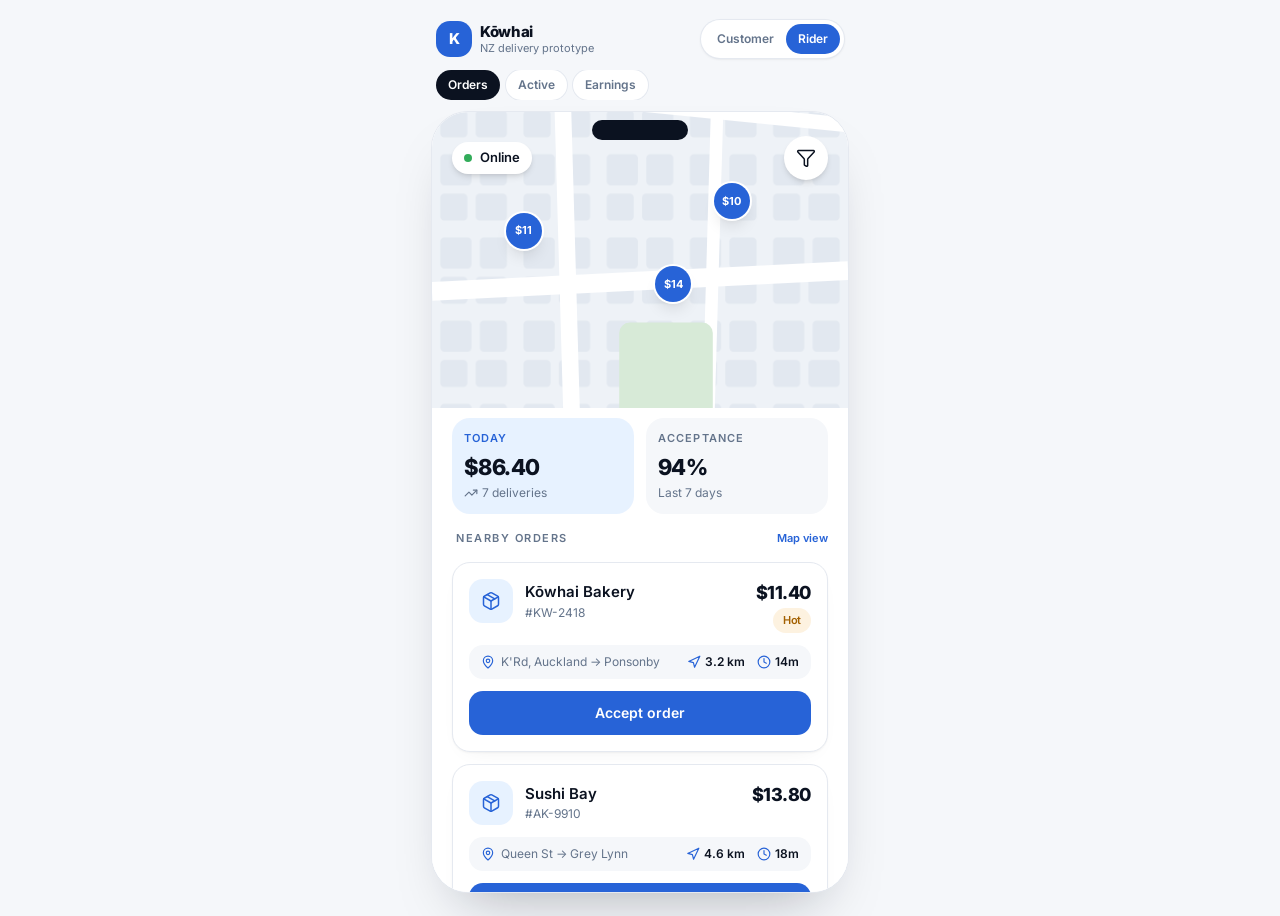
<file: prototypeAssets/rider-orders.html>
<!doctype html>
<html lang="en"><head><meta charset="utf-8"/>
<meta name="viewport" content="width=device-width, initial-scale=1"/>
<title>Kōwhai — rider · Orders</title>
<link rel="preconnect" href="https://fonts.googleapis.com"><link rel="preconnect" href="https://fonts.gstatic.com" crossorigin>
<link href="https://fonts.googleapis.com/css2?family=Inter:wght@400;500;600;700;800;900&display=swap" rel="stylesheet">
<link rel="stylesheet" href="styles.css"/></head>
<body class="min-h-screen bg-surface-muted font-sans text-ink antialiased">
<div class="mx-auto flex min-h-screen w-full max-w-[440px] flex-col">
  <div class="space-y-3 px-4 pb-3 pt-5">
    <div class="flex items-center justify-between">
      <div class="flex items-center gap-2">
        <div class="grid h-9 w-9 place-items-center rounded-xl bg-brand text-[15px] font-extrabold text-white">K</div>
        <div class="leading-tight"><p class="text-[15px] font-extrabold tracking-tight">Kōwhai</p>
        <p class="text-[11px] text-ink-muted">NZ delivery prototype</p></div>
      </div>
      <div class="flex rounded-full bg-white p-1 shadow-sm ring-1 ring-hairline"><a href="customer-home.html" class="rounded-full px-3 py-1.5 text-[12px] font-semibold capitalize transition text-ink-muted">customer</a><a href="rider-orders.html" class="rounded-full px-3 py-1.5 text-[12px] font-semibold capitalize transition bg-brand text-white">rider</a></div>
    </div>
    <div class="flex gap-1.5 overflow-x-auto"><a href="rider-orders.html" class="whitespace-nowrap rounded-full px-3 py-1.5 text-[12px] font-semibold transition bg-ink text-white">Orders</a><a href="rider-active.html" class="whitespace-nowrap rounded-full px-3 py-1.5 text-[12px] font-semibold transition bg-white text-ink-muted ring-1 ring-hairline">Active</a><a href="rider-earnings.html" class="whitespace-nowrap rounded-full px-3 py-1.5 text-[12px] font-semibold transition bg-white text-ink-muted ring-1 ring-hairline">Earnings</a></div>
  </div>
  <div class="flex-1 px-3 pb-6"><div class="relative mx-auto h-[780px] w-full overflow-hidden rounded-[36px] bg-white shadow-[0_30px_60px_-30px_rgba(11,18,32,0.35)] ring-1 ring-hairline" data-tsd-source="/src/routes/index.tsx:106:11"><div class="absolute left-1/2 top-2 z-30 h-5 w-24 -translate-x-1/2 rounded-full bg-ink" data-tsd-source="/src/routes/index.tsx:107:13"></div><div class="h-full w-full overflow-hidden" data-tsd-source="/src/routes/index.tsx:108:13"><div class="flex h-full flex-col bg-white" data-tsd-source="/src/components/prototype/screens/RiderOrders.tsx:37:5"><div class="relative overflow-hidden bg-[#eef2f7] h-[38%]" data-tsd-source="/src/components/prototype/ui.tsx:105:5"><svg class="absolute inset-0 h-full w-full" viewBox="0 0 400 700" preserveAspectRatio="xMidYMid slice" aria-hidden="true" data-tsd-source="/src/components/prototype/ui.tsx:111:7"><defs data-tsd-source="/src/components/prototype/ui.tsx:117:9"><pattern id="blocks" width="80" height="80" patternUnits="userSpaceOnUse" data-tsd-source="/src/components/prototype/ui.tsx:118:11"><rect width="80" height="80" fill="#eef2f7" data-tsd-source="/src/components/prototype/ui.tsx:119:13"></rect><rect x="8" y="8" width="30" height="30" rx="4" fill="#e2e8f0" data-tsd-source="/src/components/prototype/ui.tsx:120:13"></rect><rect x="46" y="8" width="26" height="30" rx="4" fill="#e2e8f0" data-tsd-source="/src/components/prototype/ui.tsx:121:13"></rect><rect x="8" y="46" width="26" height="26" rx="4" fill="#e2e8f0" data-tsd-source="/src/components/prototype/ui.tsx:122:13"></rect><rect x="42" y="46" width="30" height="26" rx="4" fill="#e2e8f0" data-tsd-source="/src/components/prototype/ui.tsx:123:13"></rect></pattern></defs><rect width="400" height="700" fill="url(#blocks)" data-tsd-source="/src/components/prototype/ui.tsx:126:9"></rect><path d="M0 180 L400 220" stroke="#ffffff" stroke-width="14" data-tsd-source="/src/components/prototype/ui.tsx:128:9"></path><path d="M0 380 L400 360" stroke="#ffffff" stroke-width="18" data-tsd-source="/src/components/prototype/ui.tsx:129:9"></path><path d="M0 540 L400 580" stroke="#ffffff" stroke-width="12" data-tsd-source="/src/components/prototype/ui.tsx:130:9"></path><path d="M120 0 L140 700" stroke="#ffffff" stroke-width="16" data-tsd-source="/src/components/prototype/ui.tsx:131:9"></path><path d="M280 0 L260 700" stroke="#ffffff" stroke-width="12" data-tsd-source="/src/components/prototype/ui.tsx:132:9"></path><rect x="180" y="410" width="90" height="110" rx="10" fill="#d7ead7" data-tsd-source="/src/components/prototype/ui.tsx:134:9"></rect><path d="M0 620 Q100 600 200 630 T400 620 L400 700 L0 700 Z" fill="#cfe0ee" data-tsd-source="/src/components/prototype/ui.tsx:136:9"></path></svg><div class="absolute inset-x-0 top-0 flex items-center justify-between px-5 pt-6" data-tsd-source="/src/components/prototype/screens/RiderOrders.tsx:39:9"><div class="rounded-full bg-white px-3 py-1.5 shadow-md" data-tsd-source="/src/components/prototype/screens/RiderOrders.tsx:40:11"><span class="flex items-center gap-2 text-[13px] font-semibold text-ink" data-tsd-source="/src/components/prototype/screens/RiderOrders.tsx:41:13"><span class="h-2 w-2 rounded-full bg-success" data-tsd-source="/src/components/prototype/screens/RiderOrders.tsx:42:15"></span> Online</span></div><button class="grid h-11 w-11 place-items-center rounded-full bg-white shadow-md" data-tsd-source="/src/components/prototype/screens/RiderOrders.tsx:45:11"><svg xmlns="http://www.w3.org/2000/svg" width="24" height="24" viewBox="0 0 24 24" fill="none" stroke="currentColor" stroke-width="1.8" stroke-linecap="round" stroke-linejoin="round" class="lucide lucide-funnel h-5 w-5 text-ink" aria-hidden="true" data-tsd-source="/src/components/prototype/screens/RiderOrders.tsx:46:13"><path d="M10 20a1 1 0 0 0 .553.895l2 1A1 1 0 0 0 14 21v-7a2 2 0 0 1 .517-1.341L21.74 4.67A1 1 0 0 0 21 3H3a1 1 0 0 0-.742 1.67l7.225 7.989A2 2 0 0 1 10 14z"></path></svg></button></div><div class="absolute grid h-9 w-9 -translate-x-1/2 -translate-y-1/2 place-items-center rounded-full bg-brand text-[11px] font-bold text-white shadow-lg ring-2 ring-white" data-tsd-source="/src/components/prototype/screens/RiderOrders.tsx:55:11" style="left: 22%; top: 40%;">$11</div><div class="absolute grid h-9 w-9 -translate-x-1/2 -translate-y-1/2 place-items-center rounded-full bg-brand text-[11px] font-bold text-white shadow-lg ring-2 ring-white" data-tsd-source="/src/components/prototype/screens/RiderOrders.tsx:55:11" style="left: 58%; top: 58%;">$14</div><div class="absolute grid h-9 w-9 -translate-x-1/2 -translate-y-1/2 place-items-center rounded-full bg-brand text-[11px] font-bold text-white shadow-lg ring-2 ring-white" data-tsd-source="/src/components/prototype/screens/RiderOrders.tsx:55:11" style="left: 72%; top: 30%;">$10</div></div><div class="-mt-5 flex-1 overflow-y-auto rounded-t-3xl bg-white pt-3" data-tsd-source="/src/components/prototype/screens/RiderOrders.tsx:65:7"><div class="mx-auto mb-3 h-1.5 w-10 rounded-full bg-hairline" data-tsd-source="/src/components/prototype/screens/RiderOrders.tsx:66:9"></div><div class="space-y-4 px-5 pb-6" data-tsd-source="/src/components/prototype/screens/RiderOrders.tsx:67:9"><div class="grid grid-cols-2 gap-3" data-tsd-source="/src/components/prototype/screens/RiderOrders.tsx:68:11"><div class="rounded-2xl bg-brand-soft p-3" data-tsd-source="/src/components/prototype/screens/RiderOrders.tsx:69:13"><p class="text-[11px] font-semibold uppercase tracking-widest text-brand" data-tsd-source="/src/components/prototype/screens/RiderOrders.tsx:70:15">Today</p><p class="mt-1 text-[22px] font-extrabold tracking-tight text-ink" data-tsd-source="/src/components/prototype/screens/RiderOrders.tsx:71:15">$86.40</p><p class="flex items-center gap-1 text-[12px] text-ink-muted" data-tsd-source="/src/components/prototype/screens/RiderOrders.tsx:72:15"><svg xmlns="http://www.w3.org/2000/svg" width="24" height="24" viewBox="0 0 24 24" fill="none" stroke="currentColor" stroke-width="2" stroke-linecap="round" stroke-linejoin="round" class="lucide lucide-trending-up h-3.5 w-3.5" aria-hidden="true" data-tsd-source="/src/components/prototype/screens/RiderOrders.tsx:73:17"><path d="M16 7h6v6"></path><path d="m22 7-8.5 8.5-5-5L2 17"></path></svg> 7 deliveries</p></div><div class="rounded-2xl bg-surface-muted p-3" data-tsd-source="/src/components/prototype/screens/RiderOrders.tsx:76:13"><p class="text-[11px] font-semibold uppercase tracking-widest text-ink-muted" data-tsd-source="/src/components/prototype/screens/RiderOrders.tsx:77:15">Acceptance</p><p class="mt-1 text-[22px] font-extrabold tracking-tight text-ink" data-tsd-source="/src/components/prototype/screens/RiderOrders.tsx:78:15">94%</p><p class="text-[12px] text-ink-muted" data-tsd-source="/src/components/prototype/screens/RiderOrders.tsx:79:15">Last 7 days</p></div></div><div class="flex items-center justify-between" data-tsd-source="/src/components/prototype/screens/RiderOrders.tsx:83:11"><div class="px-1 text-[11px] font-semibold uppercase tracking-[0.14em] text-ink-muted" data-tsd-source="/src/components/prototype/ui.tsx:90:5">Nearby orders</div><span class="text-[11px] font-semibold text-brand" data-tsd-source="/src/components/prototype/screens/RiderOrders.tsx:85:13">Map view</span></div><div class="space-y-3" data-tsd-source="/src/components/prototype/screens/RiderOrders.tsx:88:11"><div class="rounded-2xl border border-hairline bg-white p-4 shadow-[0_1px_2px_rgba(11,18,32,0.04),0_8px_24px_-16px_rgba(11,18,32,0.12)] space-y-3" data-tsd-source="/src/components/prototype/ui.tsx:77:5"><div class="flex items-start justify-between" data-tsd-source="/src/components/prototype/screens/RiderOrders.tsx:91:17"><div class="flex items-center gap-3" data-tsd-source="/src/components/prototype/screens/RiderOrders.tsx:92:19"><div class="grid h-11 w-11 place-items-center rounded-xl bg-brand-soft" data-tsd-source="/src/components/prototype/screens/RiderOrders.tsx:93:21"><svg xmlns="http://www.w3.org/2000/svg" width="24" height="24" viewBox="0 0 24 24" fill="none" stroke="currentColor" stroke-width="1.8" stroke-linecap="round" stroke-linejoin="round" class="lucide lucide-package h-5 w-5 text-brand" aria-hidden="true" data-tsd-source="/src/components/prototype/screens/RiderOrders.tsx:94:23"><path d="M11 21.73a2 2 0 0 0 2 0l7-4A2 2 0 0 0 21 16V8a2 2 0 0 0-1-1.73l-7-4a2 2 0 0 0-2 0l-7 4A2 2 0 0 0 3 8v8a2 2 0 0 0 1 1.73z"></path><path d="M12 22V12"></path><polyline points="3.29 7 12 12 20.71 7"></polyline><path d="m7.5 4.27 9 5.15"></path></svg></div><div data-tsd-source="/src/components/prototype/screens/RiderOrders.tsx:96:21"><p class="text-[15px] font-semibold text-ink" data-tsd-source="/src/components/prototype/screens/RiderOrders.tsx:97:23">Kōwhai Bakery</p><p class="text-[12px] text-ink-muted" data-tsd-source="/src/components/prototype/screens/RiderOrders.tsx:98:23">#KW-2418</p></div></div><div class="text-right" data-tsd-source="/src/components/prototype/screens/RiderOrders.tsx:101:19"><p class="text-[18px] font-extrabold tracking-tight text-ink" data-tsd-source="/src/components/prototype/screens/RiderOrders.tsx:102:21">$11.40</p><span class="inline-flex items-center gap-1.5 rounded-full px-2.5 py-1 text-[11px] font-semibold tracking-tight bg-warning/15 text-[oklch(0.55_0.15_75)]" data-tsd-source="/src/components/prototype/ui.tsx:18:5">Hot</span></div></div><div class="flex items-center justify-between rounded-xl bg-surface-muted px-3 py-2 text-[12px] text-ink-muted" data-tsd-source="/src/components/prototype/screens/RiderOrders.tsx:106:17"><span class="flex items-center gap-1.5" data-tsd-source="/src/components/prototype/screens/RiderOrders.tsx:107:19"><svg xmlns="http://www.w3.org/2000/svg" width="24" height="24" viewBox="0 0 24 24" fill="none" stroke="currentColor" stroke-width="2" stroke-linecap="round" stroke-linejoin="round" class="lucide lucide-map-pin h-3.5 w-3.5 text-brand" aria-hidden="true" data-tsd-source="/src/components/prototype/screens/RiderOrders.tsx:108:21"><path d="M20 10c0 4.993-5.539 10.193-7.399 11.799a1 1 0 0 1-1.202 0C9.539 20.193 4 14.993 4 10a8 8 0 0 1 16 0"></path><circle cx="12" cy="10" r="3"></circle></svg>K'Rd, Auckland → Ponsonby</span><span class="flex items-center gap-3 font-semibold text-ink" data-tsd-source="/src/components/prototype/screens/RiderOrders.tsx:111:19"><span class="flex items-center gap-1" data-tsd-source="/src/components/prototype/screens/RiderOrders.tsx:112:21"><svg xmlns="http://www.w3.org/2000/svg" width="24" height="24" viewBox="0 0 24 24" fill="none" stroke="currentColor" stroke-width="2" stroke-linecap="round" stroke-linejoin="round" class="lucide lucide-navigation h-3.5 w-3.5 text-brand" aria-hidden="true" data-tsd-source="/src/components/prototype/screens/RiderOrders.tsx:113:23"><polygon points="3 11 22 2 13 21 11 13 3 11"></polygon></svg>3.2 km</span><span class="flex items-center gap-1" data-tsd-source="/src/components/prototype/screens/RiderOrders.tsx:116:21"><svg xmlns="http://www.w3.org/2000/svg" width="24" height="24" viewBox="0 0 24 24" fill="none" stroke="currentColor" stroke-width="2" stroke-linecap="round" stroke-linejoin="round" class="lucide lucide-clock h-3.5 w-3.5 text-brand" aria-hidden="true" data-tsd-source="/src/components/prototype/screens/RiderOrders.tsx:117:23"><circle cx="12" cy="12" r="10"></circle><path d="M12 6v6l4 2"></path></svg>14m</span></span></div><button class="h-11 w-full rounded-xl bg-brand text-[14px] font-semibold text-white transition hover:bg-brand-dark" data-tsd-source="/src/components/prototype/screens/RiderOrders.tsx:122:17">Accept order</button></div><div class="rounded-2xl border border-hairline bg-white p-4 shadow-[0_1px_2px_rgba(11,18,32,0.04),0_8px_24px_-16px_rgba(11,18,32,0.12)] space-y-3" data-tsd-source="/src/components/prototype/ui.tsx:77:5"><div class="flex items-start justify-between" data-tsd-source="/src/components/prototype/screens/RiderOrders.tsx:91:17"><div class="flex items-center gap-3" data-tsd-source="/src/components/prototype/screens/RiderOrders.tsx:92:19"><div class="grid h-11 w-11 place-items-center rounded-xl bg-brand-soft" data-tsd-source="/src/components/prototype/screens/RiderOrders.tsx:93:21"><svg xmlns="http://www.w3.org/2000/svg" width="24" height="24" viewBox="0 0 24 24" fill="none" stroke="currentColor" stroke-width="1.8" stroke-linecap="round" stroke-linejoin="round" class="lucide lucide-package h-5 w-5 text-brand" aria-hidden="true" data-tsd-source="/src/components/prototype/screens/RiderOrders.tsx:94:23"><path d="M11 21.73a2 2 0 0 0 2 0l7-4A2 2 0 0 0 21 16V8a2 2 0 0 0-1-1.73l-7-4a2 2 0 0 0-2 0l-7 4A2 2 0 0 0 3 8v8a2 2 0 0 0 1 1.73z"></path><path d="M12 22V12"></path><polyline points="3.29 7 12 12 20.71 7"></polyline><path d="m7.5 4.27 9 5.15"></path></svg></div><div data-tsd-source="/src/components/prototype/screens/RiderOrders.tsx:96:21"><p class="text-[15px] font-semibold text-ink" data-tsd-source="/src/components/prototype/screens/RiderOrders.tsx:97:23">Sushi Bay</p><p class="text-[12px] text-ink-muted" data-tsd-source="/src/components/prototype/screens/RiderOrders.tsx:98:23">#AK-9910</p></div></div><div class="text-right" data-tsd-source="/src/components/prototype/screens/RiderOrders.tsx:101:19"><p class="text-[18px] font-extrabold tracking-tight text-ink" data-tsd-source="/src/components/prototype/screens/RiderOrders.tsx:102:21">$13.80</p></div></div><div class="flex items-center justify-between rounded-xl bg-surface-muted px-3 py-2 text-[12px] text-ink-muted" data-tsd-source="/src/components/prototype/screens/RiderOrders.tsx:106:17"><span class="flex items-center gap-1.5" data-tsd-source="/src/components/prototype/screens/RiderOrders.tsx:107:19"><svg xmlns="http://www.w3.org/2000/svg" width="24" height="24" viewBox="0 0 24 24" fill="none" stroke="currentColor" stroke-width="2" stroke-linecap="round" stroke-linejoin="round" class="lucide lucide-map-pin h-3.5 w-3.5 text-brand" aria-hidden="true" data-tsd-source="/src/components/prototype/screens/RiderOrders.tsx:108:21"><path d="M20 10c0 4.993-5.539 10.193-7.399 11.799a1 1 0 0 1-1.202 0C9.539 20.193 4 14.993 4 10a8 8 0 0 1 16 0"></path><circle cx="12" cy="10" r="3"></circle></svg>Queen St → Grey Lynn</span><span class="flex items-center gap-3 font-semibold text-ink" data-tsd-source="/src/components/prototype/screens/RiderOrders.tsx:111:19"><span class="flex items-center gap-1" data-tsd-source="/src/components/prototype/screens/RiderOrders.tsx:112:21"><svg xmlns="http://www.w3.org/2000/svg" width="24" height="24" viewBox="0 0 24 24" fill="none" stroke="currentColor" stroke-width="2" stroke-linecap="round" stroke-linejoin="round" class="lucide lucide-navigation h-3.5 w-3.5 text-brand" aria-hidden="true" data-tsd-source="/src/components/prototype/screens/RiderOrders.tsx:113:23"><polygon points="3 11 22 2 13 21 11 13 3 11"></polygon></svg>4.6 km</span><span class="flex items-center gap-1" data-tsd-source="/src/components/prototype/screens/RiderOrders.tsx:116:21"><svg xmlns="http://www.w3.org/2000/svg" width="24" height="24" viewBox="0 0 24 24" fill="none" stroke="currentColor" stroke-width="2" stroke-linecap="round" stroke-linejoin="round" class="lucide lucide-clock h-3.5 w-3.5 text-brand" aria-hidden="true" data-tsd-source="/src/components/prototype/screens/RiderOrders.tsx:117:23"><circle cx="12" cy="12" r="10"></circle><path d="M12 6v6l4 2"></path></svg>18m</span></span></div><button class="h-11 w-full rounded-xl bg-brand text-[14px] font-semibold text-white transition hover:bg-brand-dark" data-tsd-source="/src/components/prototype/screens/RiderOrders.tsx:122:17">Accept order</button></div><div class="rounded-2xl border border-hairline bg-white p-4 shadow-[0_1px_2px_rgba(11,18,32,0.04),0_8px_24px_-16px_rgba(11,18,32,0.12)] space-y-3" data-tsd-source="/src/components/prototype/ui.tsx:77:5"><div class="flex items-start justify-between" data-tsd-source="/src/components/prototype/screens/RiderOrders.tsx:91:17"><div class="flex items-center gap-3" data-tsd-source="/src/components/prototype/screens/RiderOrders.tsx:92:19"><div class="grid h-11 w-11 place-items-center rounded-xl bg-brand-soft" data-tsd-source="/src/components/prototype/screens/RiderOrders.tsx:93:21"><svg xmlns="http://www.w3.org/2000/svg" width="24" height="24" viewBox="0 0 24 24" fill="none" stroke="currentColor" stroke-width="1.8" stroke-linecap="round" stroke-linejoin="round" class="lucide lucide-package h-5 w-5 text-brand" aria-hidden="true" data-tsd-source="/src/components/prototype/screens/RiderOrders.tsx:94:23"><path d="M11 21.73a2 2 0 0 0 2 0l7-4A2 2 0 0 0 21 16V8a2 2 0 0 0-1-1.73l-7-4a2 2 0 0 0-2 0l-7 4A2 2 0 0 0 3 8v8a2 2 0 0 0 1 1.73z"></path><path d="M12 22V12"></path><polyline points="3.29 7 12 12 20.71 7"></polyline><path d="m7.5 4.27 9 5.15"></path></svg></div><div data-tsd-source="/src/components/prototype/screens/RiderOrders.tsx:96:21"><p class="text-[15px] font-semibold text-ink" data-tsd-source="/src/components/prototype/screens/RiderOrders.tsx:97:23">Pita Pit</p><p class="text-[12px] text-ink-muted" data-tsd-source="/src/components/prototype/screens/RiderOrders.tsx:98:23">#PT-5521</p></div></div><div class="text-right" data-tsd-source="/src/components/prototype/screens/RiderOrders.tsx:101:19"><p class="text-[18px] font-extrabold tracking-tight text-ink" data-tsd-source="/src/components/prototype/screens/RiderOrders.tsx:102:21">$9.50</p></div></div><div class="flex items-center justify-between rounded-xl bg-surface-muted px-3 py-2 text-[12px] text-ink-muted" data-tsd-source="/src/components/prototype/screens/RiderOrders.tsx:106:17"><span class="flex items-center gap-1.5" data-tsd-source="/src/components/prototype/screens/RiderOrders.tsx:107:19"><svg xmlns="http://www.w3.org/2000/svg" width="24" height="24" viewBox="0 0 24 24" fill="none" stroke="currentColor" stroke-width="2" stroke-linecap="round" stroke-linejoin="round" class="lucide lucide-map-pin h-3.5 w-3.5 text-brand" aria-hidden="true" data-tsd-source="/src/components/prototype/screens/RiderOrders.tsx:108:21"><path d="M20 10c0 4.993-5.539 10.193-7.399 11.799a1 1 0 0 1-1.202 0C9.539 20.193 4 14.993 4 10a8 8 0 0 1 16 0"></path><circle cx="12" cy="10" r="3"></circle></svg>Wynyard Qtr → Herne Bay</span><span class="flex items-center gap-3 font-semibold text-ink" data-tsd-source="/src/components/prototype/screens/RiderOrders.tsx:111:19"><span class="flex items-center gap-1" data-tsd-source="/src/components/prototype/screens/RiderOrders.tsx:112:21"><svg xmlns="http://www.w3.org/2000/svg" width="24" height="24" viewBox="0 0 24 24" fill="none" stroke="currentColor" stroke-width="2" stroke-linecap="round" stroke-linejoin="round" class="lucide lucide-navigation h-3.5 w-3.5 text-brand" aria-hidden="true" data-tsd-source="/src/components/prototype/screens/RiderOrders.tsx:113:23"><polygon points="3 11 22 2 13 21 11 13 3 11"></polygon></svg>2.8 km</span><span class="flex items-center gap-1" data-tsd-source="/src/components/prototype/screens/RiderOrders.tsx:116:21"><svg xmlns="http://www.w3.org/2000/svg" width="24" height="24" viewBox="0 0 24 24" fill="none" stroke="currentColor" stroke-width="2" stroke-linecap="round" stroke-linejoin="round" class="lucide lucide-clock h-3.5 w-3.5 text-brand" aria-hidden="true" data-tsd-source="/src/components/prototype/screens/RiderOrders.tsx:117:23"><circle cx="12" cy="12" r="10"></circle><path d="M12 6v6l4 2"></path></svg>11m</span></span></div><button class="h-11 w-full rounded-xl bg-brand text-[14px] font-semibold text-white transition hover:bg-brand-dark" data-tsd-source="/src/components/prototype/screens/RiderOrders.tsx:122:17">Accept order</button></div></div></div></div></div></div></div></div>
</div></body></html>
</file>
<file: prototypeAssets/styles.css>
@layer properties {
  @supports (((-webkit-hyphens: none)) and (not (margin-trim: inline))) or ((-moz-orient: inline) and (not (color: rgb(from red r g b)))) {
  *, ::before, ::after, ::backdrop { --tw-translate-x: 0; --tw-translate-y: 0; --tw-translate-z: 0; --tw-rotate-x: initial; --tw-rotate-y: initial; --tw-rotate-z: initial; --tw-skew-x: initial; --tw-skew-y: initial; --tw-space-y-reverse: 0; --tw-space-x-reverse: 0; --tw-divide-y-reverse: 0; --tw-border-style: solid; --tw-leading: initial; --tw-font-weight: initial; --tw-tracking: initial; --tw-ordinal: initial; --tw-slashed-zero: initial; --tw-numeric-figure: initial; --tw-numeric-spacing: initial; --tw-numeric-fraction: initial; --tw-shadow: 0 0 #0000; --tw-shadow-color: initial; --tw-shadow-alpha: 100%; --tw-inset-shadow: 0 0 #0000; --tw-inset-shadow-color: initial; --tw-inset-shadow-alpha: 100%; --tw-ring-color: initial; --tw-ring-shadow: 0 0 #0000; --tw-inset-ring-color: initial; --tw-inset-ring-shadow: 0 0 #0000; --tw-ring-inset: initial; --tw-ring-offset-width: 0px; --tw-ring-offset-color: #fff; --tw-ring-offset-shadow: 0 0 #0000; --tw-outline-style: solid; --tw-blur: initial; --tw-brightness: initial; --tw-contrast: initial; --tw-grayscale: initial; --tw-hue-rotate: initial; --tw-invert: initial; --tw-opacity: initial; --tw-saturate: initial; --tw-sepia: initial; --tw-drop-shadow: initial; --tw-drop-shadow-color: initial; --tw-drop-shadow-alpha: 100%; --tw-drop-shadow-size: initial; --tw-backdrop-blur: initial; --tw-backdrop-brightness: initial; --tw-backdrop-contrast: initial; --tw-backdrop-grayscale: initial; --tw-backdrop-hue-rotate: initial; --tw-backdrop-invert: initial; --tw-backdrop-opacity: initial; --tw-backdrop-saturate: initial; --tw-backdrop-sepia: initial; --tw-duration: initial; --tw-ease: initial; --tw-content: ""; --tw-animation-delay: 0s; --tw-animation-direction: normal; --tw-animation-duration: initial; --tw-animation-fill-mode: none; --tw-animation-iteration-count: 1; --tw-enter-blur: 0; --tw-enter-opacity: 1; --tw-enter-rotate: 0; --tw-enter-scale: 1; --tw-enter-translate-x: 0; --tw-enter-translate-y: 0; --tw-exit-blur: 0; --tw-exit-opacity: 1; --tw-exit-rotate: 0; --tw-exit-scale: 1; --tw-exit-translate-x: 0; --tw-exit-translate-y: 0; }
}
}
@layer theme {
  :root, :host { --font-sans: "Inter", ui-sans-serif, system-ui, sans-serif; --font-mono: ui-monospace, SFMono-Regular, Menlo, Monaco, Consolas, "Liberation Mono",
      "Courier New", monospace; --color-black: #000; --color-white: #fff; --spacing: .25rem; --container-sm: 24rem; --container-md: 28rem; --container-lg: 32rem; --text-xs: .75rem; --text-xs--line-height: calc(1 / .75); --text-sm: .875rem; --text-sm--line-height: calc(1.25 / .875); --text-base: 1rem; --text-base--line-height: calc(1.5 / 1); --text-lg: 1.125rem; --text-lg--line-height: calc(1.75 / 1.125); --text-xl: 1.25rem; --text-xl--line-height: calc(1.75 / 1.25); --text-7xl: 4.5rem; --text-7xl--line-height: 1; --font-weight-normal: 400; --font-weight-medium: 500; --font-weight-semibold: 600; --font-weight-bold: 700; --font-weight-extrabold: 800; --tracking-tight: -.025em; --tracking-widest: .1em; --leading-tight: 1.25; --leading-relaxed: 1.625; --drop-shadow-lg: 0 4px 4px #00000026; --ease-in-out: cubic-bezier(.4, 0, .2, 1); --animate-ping: ping 1s cubic-bezier(0, 0, .2, 1) infinite; --animate-pulse: pulse 2s cubic-bezier(.4, 0, .6, 1) infinite; --aspect-video: 16 / 9; --default-transition-duration: .15s; --default-transition-timing-function: cubic-bezier(.4, 0, .2, 1); --default-font-family: var(--font-sans); --default-mono-font-family: var(--font-mono); --color-brand: oklch(53% .19 262); --color-brand-dark: oklch(45% .19 262); --color-brand-soft: oklch(96% .03 262); --color-surface-muted: #f5f7fa; --color-ink: #0b1220; --color-ink-muted: #64748b; --color-hairline: #e5e9f0; --color-success: oklch(66% .16 150); --color-warning: oklch(78% .15 75); --color-background: var(--background); --color-foreground: var(--foreground); --color-border: var(--border); }
}
@layer base {
  *, ::after, ::before, ::backdrop { box-sizing: border-box; border: 0px solid; margin: 0px; padding: 0px; }
  ::file-selector-button { box-sizing: border-box; border: 0px solid; margin: 0px; padding: 0px; }
  html, :host { text-size-adjust: 100%; tab-size: 4; line-height: 1.5; font-family: var(--default-font-family, ui-sans-serif, system-ui, sans-serif, "Apple Color Emoji", "Segoe UI Emoji", "Segoe UI Symbol", "Noto Color Emoji"); font-feature-settings: var(--default-font-feature-settings, normal); font-variation-settings: var(--default-font-variation-settings, normal); -webkit-tap-highlight-color: transparent; }
  hr { height: 0px; color: inherit; border-top-width: 1px; }
  abbr:where([title]) { text-decoration: underline dotted; }
  h1, h2, h3, h4, h5, h6 { font-size: inherit; font-weight: inherit; }
  a { color: inherit; text-decoration: inherit; }
  b, strong { font-weight: bolder; }
  code, kbd, samp, pre { font-family: var(--default-mono-font-family, ui-monospace, SFMono-Regular, Menlo, Monaco, Consolas, "Liberation Mono", "Courier New", monospace); font-feature-settings: var(--default-mono-font-feature-settings, normal); font-variation-settings: var(--default-mono-font-variation-settings, normal); font-size: 1em; }
  small { font-size: 80%; }
  sub, sup { vertical-align: baseline; font-size: 75%; line-height: 0; position: relative; }
  sub { bottom: -0.25em; }
  sup { top: -0.5em; }
  table { text-indent: 0px; border-color: inherit; border-collapse: collapse; }
  progress { vertical-align: baseline; }
  summary { display: list-item; }
  ol, ul, menu { list-style: none; }
  img, svg, video, canvas, audio, iframe, embed, object { vertical-align: middle; display: block; }
  img, video { max-width: 100%; height: auto; }
  button, input, select, optgroup, textarea { font: inherit; letter-spacing: inherit; color: inherit; opacity: 1; background-color: rgba(0, 0, 0, 0); border-radius: 0px; }
  ::file-selector-button { font: inherit; letter-spacing: inherit; color: inherit; opacity: 1; background-color: rgba(0, 0, 0, 0); border-radius: 0px; }
  :where(select:is([multiple], [size])) optgroup { font-weight: bolder; }
  :where(select:is([multiple], [size])) optgroup option { padding-inline-start: 20px; }
  ::file-selector-button { margin-inline-end: 4px; }
  ::placeholder { opacity: 1; }
  @supports (not ((-webkit-appearance: -apple-pay-button))) or (contain-intrinsic-size: 1px) {
  ::placeholder { color: currentcolor; }
  @supports (color: color-mix(in lab, red, red)) {
  ::placeholder { color: color-mix(in oklab, currentcolor, transparent); }
}
}
  textarea { resize: vertical; }
  ::-webkit-search-decoration { appearance: none; }
  ::-webkit-date-and-time-value { min-height: 1lh; text-align: inherit; }
  ::-webkit-datetime-edit { display: inline-flex; }
  ::-webkit-datetime-edit-fields-wrapper { padding: 0px; }
  ::-webkit-datetime-edit { padding-block: 0px; }
  ::-webkit-datetime-edit-year-field { padding-block: 0px; }
  ::-webkit-datetime-edit-month-field { padding-block: 0px; }
  ::-webkit-datetime-edit-day-field { padding-block: 0px; }
  ::-webkit-datetime-edit-hour-field { padding-block: 0px; }
  ::-webkit-datetime-edit-minute-field { padding-block: 0px; }
  ::-webkit-datetime-edit-second-field { padding-block: 0px; }
  ::-webkit-datetime-edit-millisecond-field { padding-block: 0px; }
  ::-webkit-datetime-edit-meridiem-field { padding-block: 0px; }
  ::-webkit-calendar-picker-indicator { line-height: 1; }
  button, input:where([type="button"], [type="reset"], [type="submit"]) { appearance: button; }
  ::file-selector-button { appearance: button; }
  ::-webkit-inner-spin-button { height: auto; }
  ::-webkit-outer-spin-button { height: auto; }
  [hidden]:where(:not([hidden="until-found"])) { display: none !important; }
  * { border-color: var(--color-border); }
  body { background-color: var(--color-background); color: var(--color-foreground); }
}
@layer components;
@layer utilities {
  .pointer-events-none { pointer-events: none; }
  .invisible { visibility: hidden; }
  .sr-only { clip-path: inset(50%); white-space: nowrap; border-width: 0px; width: 1px; height: 1px; margin: -1px; padding: 0px; position: absolute; overflow: hidden; }
  .absolute { position: absolute; }
  .fixed { position: fixed; }
  .relative { position: relative; }
  .-inset-2 { inset: calc(var(--spacing) * -2); }
  .inset-0 { inset: calc(var(--spacing) * 0); }
  .inset-x-0 { inset-inline: calc(var(--spacing) * 0); }
  .inset-y-0 { inset-block: calc(var(--spacing) * 0); }
  .start { inset-inline-start: var(--spacing); }
  .-top-12 { top: calc(var(--spacing) * -12); }
  .top-0 { top: calc(var(--spacing) * 0); }
  .top-1\.5 { top: calc(var(--spacing) * 1.5); }
  .top-1\/2 { top: 50%; }
  .top-2 { top: calc(var(--spacing) * 2); }
  .top-2\.5 { top: calc(var(--spacing) * 2.5); }
  .top-3\.5 { top: calc(var(--spacing) * 3.5); }
  .top-4 { top: calc(var(--spacing) * 4); }
  .top-\[1px\] { top: 1px; }
  .top-\[24\%\] { top: 24%; }
  .top-\[48\%\] { top: 48%; }
  .top-\[50\%\] { top: 50%; }
  .top-\[60\%\] { top: 60%; }
  .top-\[70\%\] { top: 70%; }
  .top-full { top: 100%; }
  .-right-12 { right: calc(var(--spacing) * -12); }
  .right-0 { right: calc(var(--spacing) * 0); }
  .right-1 { right: calc(var(--spacing) * 1); }
  .right-2 { right: calc(var(--spacing) * 2); }
  .right-2\.5 { right: calc(var(--spacing) * 2.5); }
  .right-3 { right: calc(var(--spacing) * 3); }
  .right-4 { right: calc(var(--spacing) * 4); }
  .-bottom-12 { bottom: calc(var(--spacing) * -12); }
  .bottom-0 { bottom: calc(var(--spacing) * 0); }
  .-left-12 { left: calc(var(--spacing) * -12); }
  .left-0 { left: calc(var(--spacing) * 0); }
  .left-1\/2 { left: 50%; }
  .left-2 { left: calc(var(--spacing) * 2); }
  .left-\[19\%\] { left: 19%; }
  .left-\[50\%\] { left: 50%; }
  .left-\[76\%\] { left: 76%; }
  .z-10 { z-index: 10; }
  .z-20 { z-index: 20; }
  .z-30 { z-index: 30; }
  .z-50 { z-index: 50; }
  .z-\[1\] { z-index: 1; }
  .-mx-1 { margin-inline: calc(var(--spacing) * -1); }
  .mx-2 { margin-inline: calc(var(--spacing) * 2); }
  .mx-3\.5 { margin-inline: calc(var(--spacing) * 3.5); }
  .mx-auto { margin-inline: auto; }
  .my-0\.5 { margin-block: calc(var(--spacing) * .5); }
  .my-1 { margin-block: calc(var(--spacing) * 1); }
  .my-2 { margin-block: calc(var(--spacing) * 2); }
  .-mt-4 { margin-top: calc(var(--spacing) * -4); }
  .-mt-5 { margin-top: calc(var(--spacing) * -5); }
  .-mt-6 { margin-top: calc(var(--spacing) * -6); }
  .mt-1 { margin-top: calc(var(--spacing) * 1); }
  .mt-1\.5 { margin-top: calc(var(--spacing) * 1.5); }
  .mt-2 { margin-top: calc(var(--spacing) * 2); }
  .mt-3 { margin-top: calc(var(--spacing) * 3); }
  .mt-4 { margin-top: calc(var(--spacing) * 4); }
  .mt-5 { margin-top: calc(var(--spacing) * 5); }
  .mt-6 { margin-top: calc(var(--spacing) * 6); }
  .mt-24 { margin-top: calc(var(--spacing) * 24); }
  .mt-auto { margin-top: auto; }
  .mr-2 { margin-right: calc(var(--spacing) * 2); }
  .mb-1 { margin-bottom: calc(var(--spacing) * 1); }
  .mb-3 { margin-bottom: calc(var(--spacing) * 3); }
  .mb-4 { margin-bottom: calc(var(--spacing) * 4); }
  .-ml-4 { margin-left: calc(var(--spacing) * -4); }
  .ml-1 { margin-left: calc(var(--spacing) * 1); }
  .ml-auto { margin-left: auto; }
  .block { display: block; }
  .flex { display: flex; }
  .grid { display: grid; }
  .hidden { display: none; }
  .inline-flex { display: inline-flex; }
  .table { display: table; }
  .aspect-square { aspect-ratio: 1 / 1; }
  .aspect-video { aspect-ratio: var(--aspect-video); }
  .size-\(--cell-size\) { width: var(--cell-size); height: var(--cell-size); }
  .size-4 { width: calc(var(--spacing) * 4); height: calc(var(--spacing) * 4); }
  .h-\(--cell-size\) { height: var(--cell-size); }
  .h-1\.5 { height: calc(var(--spacing) * 1.5); }
  .h-2 { height: calc(var(--spacing) * 2); }
  .h-2\.5 { height: calc(var(--spacing) * 2.5); }
  .h-3 { height: calc(var(--spacing) * 3); }
  .h-3\.5 { height: calc(var(--spacing) * 3.5); }
  .h-4 { height: calc(var(--spacing) * 4); }
  .h-4\.5 { height: calc(var(--spacing) * 4.5); }
  .h-5 { height: calc(var(--spacing) * 5); }
  .h-6 { height: calc(var(--spacing) * 6); }
  .h-7 { height: calc(var(--spacing) * 7); }
  .h-8 { height: calc(var(--spacing) * 8); }
  .h-9 { height: calc(var(--spacing) * 9); }
  .h-10 { height: calc(var(--spacing) * 10); }
  .h-11 { height: calc(var(--spacing) * 11); }
  .h-12 { height: calc(var(--spacing) * 12); }
  .h-14 { height: calc(var(--spacing) * 14); }
  .h-28 { height: calc(var(--spacing) * 28); }
  .h-\[1px\] { height: 1px; }
  .h-\[38\%\] { height: 38%; }
  .h-\[42\%\] { height: 42%; }
  .h-\[54\%\] { height: 54%; }
  .h-\[780px\] { height: 780px; }
  .h-\[var\(--radix-navigation-menu-viewport-height\)\] { height: var(--radix-navigation-menu-viewport-height); }
  .h-\[var\(--radix-select-trigger-height\)\] { height: var(--radix-select-trigger-height); }
  .h-auto { height: auto; }
  .h-full { height: 100%; }
  .h-px { height: 1px; }
  .h-svh { height: 100svh; }
  .max-h-\(--radix-context-menu-content-available-height\) { max-height: var(--radix-context-menu-content-available-height); }
  .max-h-\(--radix-select-content-available-height\) { max-height: var(--radix-select-content-available-height); }
  .max-h-\[300px\] { max-height: 300px; }
  .max-h-\[var\(--radix-dropdown-menu-content-available-height\)\] { max-height: var(--radix-dropdown-menu-content-available-height); }
  .min-h-0 { min-height: calc(var(--spacing) * 0); }
  .min-h-\[60px\] { min-height: 60px; }
  .min-h-screen { min-height: 100vh; }
  .min-h-svh { min-height: 100svh; }
  .w-\(--cell-size\) { width: var(--cell-size); }
  .w-\(--sidebar-width\) { width: var(--sidebar-width); }
  .w-0 { width: calc(var(--spacing) * 0); }
  .w-1 { width: calc(var(--spacing) * 1); }
  .w-2 { width: calc(var(--spacing) * 2); }
  .w-2\.5 { width: calc(var(--spacing) * 2.5); }
  .w-3 { width: calc(var(--spacing) * 3); }
  .w-3\.5 { width: calc(var(--spacing) * 3.5); }
  .w-3\/4 { width: 75%; }
  .w-4 { width: calc(var(--spacing) * 4); }
  .w-4\.5 { width: calc(var(--spacing) * 4.5); }
  .w-5 { width: calc(var(--spacing) * 5); }
  .w-6 { width: calc(var(--spacing) * 6); }
  .w-7 { width: calc(var(--spacing) * 7); }
  .w-8 { width: calc(var(--spacing) * 8); }
  .w-9 { width: calc(var(--spacing) * 9); }
  .w-10 { width: calc(var(--spacing) * 10); }
  .w-11 { width: calc(var(--spacing) * 11); }
  .w-12 { width: calc(var(--spacing) * 12); }
  .w-14 { width: calc(var(--spacing) * 14); }
  .w-24 { width: calc(var(--spacing) * 24); }
  .w-64 { width: calc(var(--spacing) * 64); }
  .w-72 { width: calc(var(--spacing) * 72); }
  .w-\[1px\] { width: 1px; }
  .w-\[100px\] { width: 100px; }
  .w-auto { width: auto; }
  .w-fit { width: fit-content; }
  .w-full { width: 100%; }
  .w-max { width: max-content; }
  .w-px { width: 1px; }
  .max-w-\(--skeleton-width\) { max-width: var(--skeleton-width); }
  .max-w-\[440px\] { max-width: 440px; }
  .max-w-lg { max-width: var(--container-lg); }
  .max-w-max { max-width: max-content; }
  .max-w-md { max-width: var(--container-md); }
  .min-w-\(--cell-size\) { min-width: var(--cell-size); }
  .min-w-0 { min-width: calc(var(--spacing) * 0); }
  .min-w-5 { min-width: calc(var(--spacing) * 5); }
  .min-w-8 { min-width: calc(var(--spacing) * 8); }
  .min-w-9 { min-width: calc(var(--spacing) * 9); }
  .min-w-10 { min-width: calc(var(--spacing) * 10); }
  .min-w-\[8rem\] { min-width: 8rem; }
  .min-w-\[12rem\] { min-width: 12rem; }
  .min-w-\[var\(--radix-select-trigger-width\)\] { min-width: var(--radix-select-trigger-width); }
  .flex-1 { flex: 1 1 0%; }
  .shrink-0 { flex-shrink: 0; }
  .grow { flex-grow: 1; }
  .grow-0 { flex-grow: 0; }
  .basis-full { flex-basis: 100%; }
  .caption-bottom { caption-side: bottom; }
  .border-collapse { border-collapse: collapse; }
  .origin-\(--radix-context-menu-content-transform-origin\) { transform-origin: var(--radix-context-menu-content-transform-origin); }
  .origin-\(--radix-dropdown-menu-content-transform-origin\) { transform-origin: var(--radix-dropdown-menu-content-transform-origin); }
  .origin-\(--radix-hover-card-content-transform-origin\) { transform-origin: var(--radix-hover-card-content-transform-origin); }
  .origin-\(--radix-menubar-content-transform-origin\) { transform-origin: var(--radix-menubar-content-transform-origin); }
  .origin-\(--radix-popover-content-transform-origin\) { transform-origin: var(--radix-popover-content-transform-origin); }
  .origin-\(--radix-select-content-transform-origin\) { transform-origin: var(--radix-select-content-transform-origin); }
  .origin-\(--radix-tooltip-content-transform-origin\) { transform-origin: var(--radix-tooltip-content-transform-origin); }
  .-translate-x-1\/2 { --tw-translate-x: calc(calc(1 / 2 * 100%) * -1); translate: var(--tw-translate-x) var(--tw-translate-y); }
  .-translate-x-px { --tw-translate-x: -1px; translate: var(--tw-translate-x) var(--tw-translate-y); }
  .translate-x-\[-50\%\] { --tw-translate-x: -50%; translate: var(--tw-translate-x) var(--tw-translate-y); }
  .translate-x-px { --tw-translate-x: 1px; translate: var(--tw-translate-x) var(--tw-translate-y); }
  .-translate-y-1\/2 { --tw-translate-y: calc(calc(1 / 2 * 100%) * -1); translate: var(--tw-translate-x) var(--tw-translate-y); }
  .-translate-y-full { --tw-translate-y: -100%; translate: var(--tw-translate-x) var(--tw-translate-y); }
  .translate-y-\[-50\%\] { --tw-translate-y: -50%; translate: var(--tw-translate-x) var(--tw-translate-y); }
  .rotate-45 { rotate: 45deg; }
  .rotate-90 { rotate: 90deg; }
  .transform { transform: var(--tw-rotate-x, ) var(--tw-rotate-y, ) var(--tw-rotate-z, ) var(--tw-skew-x, ) var(--tw-skew-y, ); }
  .animate-caret-blink { animation: 1.25s ease-out 0s infinite normal none running caret-blink; }
  .animate-in { animation: enter var(--tw-animation-duration, var(--tw-duration, .15s))var(--tw-ease, ease)var(--tw-animation-delay, 0s)var(--tw-animation-iteration-count, 1)var(--tw-animation-direction, normal)var(--tw-animation-fill-mode, none); }
  .animate-ping { animation: var(--animate-ping); }
  .animate-pulse { animation: var(--animate-pulse); }
  .cursor-default { cursor: default; }
  .cursor-pointer { cursor: pointer; }
  .touch-none { touch-action: none; }
  .list-none { list-style-type: none; }
  .grid-cols-2 { grid-template-columns: repeat(2, minmax(0px, 1fr)); }
  .grid-cols-3 { grid-template-columns: repeat(3, minmax(0px, 1fr)); }
  .flex-col { flex-direction: column; }
  .flex-col-reverse { flex-direction: column-reverse; }
  .flex-row { flex-direction: row; }
  .flex-wrap { flex-wrap: wrap; }
  .place-content-center { place-content: center; }
  .place-items-center { place-items: center; }
  .items-center { align-items: center; }
  .items-end { align-items: flex-end; }
  .items-start { align-items: flex-start; }
  .items-stretch { align-items: stretch; }
  .justify-between { justify-content: space-between; }
  .justify-center { justify-content: center; }
  .gap-1 { gap: calc(var(--spacing) * 1); }
  .gap-1\.5 { gap: calc(var(--spacing) * 1.5); }
  .gap-2 { gap: calc(var(--spacing) * 2); }
  .gap-3 { gap: calc(var(--spacing) * 3); }
  .gap-4 { gap: calc(var(--spacing) * 4); }
  :where(.space-y-1\.5 > :not(:last-child)) { --tw-space-y-reverse: 0; margin-block-start: calc(calc(var(--spacing) * 1.5) * var(--tw-space-y-reverse)); margin-block-end: calc(calc(var(--spacing) * 1.5) * calc(1 - var(--tw-space-y-reverse))); }
  :where(.space-y-2 > :not(:last-child)) { --tw-space-y-reverse: 0; margin-block-start: calc(calc(var(--spacing) * 2) * var(--tw-space-y-reverse)); margin-block-end: calc(calc(var(--spacing) * 2) * calc(1 - var(--tw-space-y-reverse))); }
  :where(.space-y-3 > :not(:last-child)) { --tw-space-y-reverse: 0; margin-block-start: calc(calc(var(--spacing) * 3) * var(--tw-space-y-reverse)); margin-block-end: calc(calc(var(--spacing) * 3) * calc(1 - var(--tw-space-y-reverse))); }
  :where(.space-y-4 > :not(:last-child)) { --tw-space-y-reverse: 0; margin-block-start: calc(calc(var(--spacing) * 4) * var(--tw-space-y-reverse)); margin-block-end: calc(calc(var(--spacing) * 4) * calc(1 - var(--tw-space-y-reverse))); }
  :where(.space-y-5 > :not(:last-child)) { --tw-space-y-reverse: 0; margin-block-start: calc(calc(var(--spacing) * 5) * var(--tw-space-y-reverse)); margin-block-end: calc(calc(var(--spacing) * 5) * calc(1 - var(--tw-space-y-reverse))); }
  :where(.space-x-1 > :not(:last-child)) { --tw-space-x-reverse: 0; margin-inline-start: calc(calc(var(--spacing) * 1) * var(--tw-space-x-reverse)); margin-inline-end: calc(calc(var(--spacing) * 1) * calc(1 - var(--tw-space-x-reverse))); }
  :where(.divide-y > :not(:last-child)) { --tw-divide-y-reverse: 0; border-bottom-style: var(--tw-border-style); border-top-style: var(--tw-border-style); border-top-width: calc(1px * var(--tw-divide-y-reverse)); border-bottom-width: calc(1px * calc(1 - var(--tw-divide-y-reverse))); }
  :where(.divide-hairline > :not(:last-child)) { border-color: var(--color-hairline); }
  .truncate { text-overflow: ellipsis; white-space: nowrap; overflow: hidden; }
  .overflow-auto { overflow: auto; }
  .overflow-hidden { overflow: hidden; }
  .overflow-x-auto { overflow-x: auto; }
  .overflow-x-hidden { overflow-x: hidden; }
  .overflow-y-auto { overflow-y: auto; }
  .rounded-2xl { border-radius: calc(var(--radius) + 8px); }
  .rounded-\[2px\] { border-radius: 2px; }
  .rounded-\[36px\] { border-radius: 36px; }
  .rounded-\[inherit\] { border-radius: inherit; }
  .rounded-full { border-radius: 3.40282e+38px; }
  .rounded-lg { border-radius: var(--radius); }
  .rounded-md { border-radius: calc(var(--radius) - 2px); }
  .rounded-none { border-radius: 0px; }
  .rounded-sm { border-radius: calc(var(--radius) - 4px); }
  .rounded-xl { border-radius: calc(var(--radius) + 4px); }
  .rounded-t-3xl { border-top-left-radius: calc(var(--radius) + 12px); border-top-right-radius: calc(var(--radius) + 12px); }
  .rounded-t-\[10px\] { border-top-left-radius: 10px; border-top-right-radius: 10px; }
  .rounded-l-md { border-top-left-radius: calc(var(--radius) - 2px); border-bottom-left-radius: calc(var(--radius) - 2px); }
  .rounded-tl-sm { border-top-left-radius: calc(var(--radius) - 4px); }
  .rounded-r-md { border-top-right-radius: calc(var(--radius) - 2px); border-bottom-right-radius: calc(var(--radius) - 2px); }
  .rounded-b-3xl { border-bottom-right-radius: calc(var(--radius) + 12px); border-bottom-left-radius: calc(var(--radius) + 12px); }
  .border { border-style: var(--tw-border-style); border-width: 1px; }
  .border-2 { border-style: var(--tw-border-style); border-width: 2px; }
  .border-\[1\.5px\] { border-style: var(--tw-border-style); border-width: 1.5px; }
  .border-y { border-block-style: var(--tw-border-style); border-block-width: 1px; }
  .border-t { border-top-style: var(--tw-border-style); border-top-width: 1px; }
  .border-r { border-right-style: var(--tw-border-style); border-right-width: 1px; }
  .border-b { border-bottom-style: var(--tw-border-style); border-bottom-width: 1px; }
  .border-l { border-left-style: var(--tw-border-style); border-left-width: 1px; }
  .border-dashed { --tw-border-style: dashed; border-style: dashed; }
  .border-\(--color-border\) { border-color: var(--color-border); }
  .border-border\/50 { border-color: var(--border); }
  @supports (color: color-mix(in lab, red, red)) {
  .border-border\/50 { border-color: color-mix(in oklab, var(--border) 50%, transparent); }
}
  .border-brand { border-color: var(--color-brand); }
  .border-brand\/25 { border-color: rgba(39, 99, 215, 0.25); }
  @supports (color: color-mix(in lab, red, red)) {
  .border-brand\/25 { border-color: color-mix(in oklab, var(--color-brand) 25%, transparent); }
}
  .border-destructive\/50 { border-color: var(--destructive); }
  @supports (color: color-mix(in lab, red, red)) {
  .border-destructive\/50 { border-color: color-mix(in oklab, var(--destructive) 50%, transparent); }
}
  .border-hairline { border-color: var(--color-hairline); }
  .border-ink-muted { border-color: var(--color-ink-muted); }
  .border-input { border-color: var(--input); }
  .border-primary { border-color: var(--primary); }
  .border-primary\/50 { border-color: var(--primary); }
  @supports (color: color-mix(in lab, red, red)) {
  .border-primary\/50 { border-color: color-mix(in oklab, var(--primary) 50%, transparent); }
}
  .border-sidebar-border { border-color: var(--sidebar-border); }
  .border-transparent { border-color: rgba(0, 0, 0, 0); }
  .border-t-transparent { border-top-color: rgba(0, 0, 0, 0); }
  .border-l-transparent { border-left-color: rgba(0, 0, 0, 0); }
  .bg-\(--color-bg\) { background-color: var(--color-bg); }
  .bg-\[\#eef2f7\] { background-color: rgb(238, 242, 247); }
  .bg-accent { background-color: var(--accent); }
  .bg-background { background-color: var(--background); }
  .bg-black\/80 { background-color: rgba(0, 0, 0, 0.8); }
  @supports (color: color-mix(in lab, red, red)) {
  .bg-black\/80 { background-color: color-mix(in oklab, var(--color-black) 80%, transparent); }
}
  .bg-border { background-color: var(--border); }
  .bg-brand { background-color: var(--color-brand); }
  .bg-brand-soft { background-color: var(--color-brand-soft); }
  .bg-brand\/25 { background-color: rgba(39, 99, 215, 0.25); }
  @supports (color: color-mix(in lab, red, red)) {
  .bg-brand\/25 { background-color: color-mix(in oklab, var(--color-brand) 25%, transparent); }
}
  .bg-card { background-color: var(--card); }
  .bg-destructive { background-color: var(--destructive); }
  .bg-foreground { background-color: var(--foreground); }
  .bg-hairline { background-color: var(--color-hairline); }
  .bg-ink { background-color: var(--color-ink); }
  .bg-muted { background-color: var(--muted); }
  .bg-muted\/50 { background-color: var(--muted); }
  @supports (color: color-mix(in lab, red, red)) {
  .bg-muted\/50 { background-color: color-mix(in oklab, var(--muted) 50%, transparent); }
}
  .bg-popover { background-color: var(--popover); }
  .bg-primary { background-color: var(--primary); }
  .bg-primary\/10 { background-color: var(--primary); }
  @supports (color: color-mix(in lab, red, red)) {
  .bg-primary\/10 { background-color: color-mix(in oklab, var(--primary) 10%, transparent); }
}
  .bg-primary\/20 { background-color: var(--primary); }
  @supports (color: color-mix(in lab, red, red)) {
  .bg-primary\/20 { background-color: color-mix(in oklab, var(--primary) 20%, transparent); }
}
  .bg-secondary { background-color: var(--secondary); }
  .bg-sidebar { background-color: var(--sidebar); }
  .bg-sidebar-border { background-color: var(--sidebar-border); }
  .bg-success { background-color: var(--color-success); }
  .bg-success\/10 { background-color: rgba(51, 172, 90, 0.1); }
  @supports (color: color-mix(in lab, red, red)) {
  .bg-success\/10 { background-color: color-mix(in oklab, var(--color-success) 10%, transparent); }
}
  .bg-surface-muted { background-color: var(--color-surface-muted); }
  .bg-transparent { background-color: rgba(0, 0, 0, 0); }
  .bg-warning\/15 { background-color: rgba(239, 168, 49, 0.15); }
  @supports (color: color-mix(in lab, red, red)) {
  .bg-warning\/15 { background-color: color-mix(in oklab, var(--color-warning) 15%, transparent); }
}
  .bg-white { background-color: var(--color-white); }
  .bg-white\/15 { background-color: rgba(255, 255, 255, 0.15); }
  @supports (color: color-mix(in lab, red, red)) {
  .bg-white\/15 { background-color: color-mix(in oklab, var(--color-white) 15%, transparent); }
}
  .bg-white\/95 { background-color: rgba(255, 255, 255, 0.95); }
  @supports (color: color-mix(in lab, red, red)) {
  .bg-white\/95 { background-color: color-mix(in oklab, var(--color-white) 95%, transparent); }
}
  .fill-current { fill: currentcolor; }
  .fill-primary { fill: var(--primary); }
  .p-0 { padding: calc(var(--spacing) * 0); }
  .p-1 { padding: calc(var(--spacing) * 1); }
  .p-2 { padding: calc(var(--spacing) * 2); }
  .p-3 { padding: calc(var(--spacing) * 3); }
  .p-4 { padding: calc(var(--spacing) * 4); }
  .p-5 { padding: calc(var(--spacing) * 5); }
  .p-6 { padding: calc(var(--spacing) * 6); }
  .p-\[1px\] { padding: 1px; }
  .px-\(--cell-size\) { padding-inline: var(--cell-size); }
  .px-1 { padding-inline: calc(var(--spacing) * 1); }
  .px-1\.5 { padding-inline: calc(var(--spacing) * 1.5); }
  .px-2 { padding-inline: calc(var(--spacing) * 2); }
  .px-2\.5 { padding-inline: calc(var(--spacing) * 2.5); }
  .px-3 { padding-inline: calc(var(--spacing) * 3); }
  .px-4 { padding-inline: calc(var(--spacing) * 4); }
  .px-5 { padding-inline: calc(var(--spacing) * 5); }
  .px-8 { padding-inline: calc(var(--spacing) * 8); }
  .py-0\.5 { padding-block: calc(var(--spacing) * .5); }
  .py-1 { padding-block: calc(var(--spacing) * 1); }
  .py-1\.5 { padding-block: calc(var(--spacing) * 1.5); }
  .py-2 { padding-block: calc(var(--spacing) * 2); }
  .py-2\.5 { padding-block: calc(var(--spacing) * 2.5); }
  .py-3 { padding-block: calc(var(--spacing) * 3); }
  .py-3\.5 { padding-block: calc(var(--spacing) * 3.5); }
  .py-4 { padding-block: calc(var(--spacing) * 4); }
  .py-6 { padding-block: calc(var(--spacing) * 6); }
  .pt-0 { padding-top: calc(var(--spacing) * 0); }
  .pt-2 { padding-top: calc(var(--spacing) * 2); }
  .pt-3 { padding-top: calc(var(--spacing) * 3); }
  .pt-4 { padding-top: calc(var(--spacing) * 4); }
  .pt-5 { padding-top: calc(var(--spacing) * 5); }
  .pt-6 { padding-top: calc(var(--spacing) * 6); }
  .pt-8 { padding-top: calc(var(--spacing) * 8); }
  .pr-1 { padding-right: calc(var(--spacing) * 1); }
  .pr-2 { padding-right: calc(var(--spacing) * 2); }
  .pr-2\.5 { padding-right: calc(var(--spacing) * 2.5); }
  .pr-8 { padding-right: calc(var(--spacing) * 8); }
  .pb-3 { padding-bottom: calc(var(--spacing) * 3); }
  .pb-4 { padding-bottom: calc(var(--spacing) * 4); }
  .pb-5 { padding-bottom: calc(var(--spacing) * 5); }
  .pb-6 { padding-bottom: calc(var(--spacing) * 6); }
  .pl-2 { padding-left: calc(var(--spacing) * 2); }
  .pl-2\.5 { padding-left: calc(var(--spacing) * 2.5); }
  .pl-4 { padding-left: calc(var(--spacing) * 4); }
  .pl-8 { padding-left: calc(var(--spacing) * 8); }
  .text-center { text-align: center; }
  .text-left { text-align: left; }
  .text-right { text-align: right; }
  .align-middle { vertical-align: middle; }
  .font-mono { font-family: var(--font-mono); }
  .font-sans { font-family: var(--font-sans); }
  .text-7xl { font-size: var(--text-7xl); line-height: var(--tw-leading, var(--text-7xl--line-height)); }
  .text-base { font-size: var(--text-base); line-height: var(--tw-leading, var(--text-base--line-height)); }
  .text-lg { font-size: var(--text-lg); line-height: var(--tw-leading, var(--text-lg--line-height)); }
  .text-sm { font-size: var(--text-sm); line-height: var(--tw-leading, var(--text-sm--line-height)); }
  .text-xl { font-size: var(--text-xl); line-height: var(--tw-leading, var(--text-xl--line-height)); }
  .text-xs { font-size: var(--text-xs); line-height: var(--tw-leading, var(--text-xs--line-height)); }
  .text-\[0\.8rem\] { font-size: 0.8rem; }
  .text-\[11px\] { font-size: 11px; }
  .text-\[12px\] { font-size: 12px; }
  .text-\[13px\] { font-size: 13px; }
  .text-\[14px\] { font-size: 14px; }
  .text-\[15px\] { font-size: 15px; }
  .text-\[17px\] { font-size: 17px; }
  .text-\[18px\] { font-size: 18px; }
  .text-\[22px\] { font-size: 22px; }
  .text-\[26px\] { font-size: 26px; }
  .text-\[34px\] { font-size: 34px; }
  .leading-none { --tw-leading: 1; line-height: 1; }
  .leading-tight { --tw-leading: var(--leading-tight); line-height: var(--leading-tight); }
  .font-bold { --tw-font-weight: var(--font-weight-bold); font-weight: var(--font-weight-bold); }
  .font-extrabold { --tw-font-weight: var(--font-weight-extrabold); font-weight: var(--font-weight-extrabold); }
  .font-medium { --tw-font-weight: var(--font-weight-medium); font-weight: var(--font-weight-medium); }
  .font-normal { --tw-font-weight: var(--font-weight-normal); font-weight: var(--font-weight-normal); }
  .font-semibold { --tw-font-weight: var(--font-weight-semibold); font-weight: var(--font-weight-semibold); }
  .tracking-\[0\.14em\] { --tw-tracking: .14em; letter-spacing: 0.14em; }
  .tracking-tight { --tw-tracking: var(--tracking-tight); letter-spacing: var(--tracking-tight); }
  .tracking-widest { --tw-tracking: var(--tracking-widest); letter-spacing: var(--tracking-widest); }
  .break-words { overflow-wrap: break-word; }
  .whitespace-nowrap { white-space: nowrap; }
  .text-\[oklch\(0\.55_0\.15_75\)\] { color: oklch(0.55 0.15 75); }
  .text-accent-foreground { color: var(--accent-foreground); }
  .text-brand { color: var(--color-brand); }
  .text-card-foreground { color: var(--card-foreground); }
  .text-current { color: currentcolor; }
  .text-destructive { color: var(--destructive); }
  .text-destructive-foreground { color: var(--destructive-foreground); }
  .text-foreground { color: var(--foreground); }
  .text-ink { color: var(--color-ink); }
  .text-ink-muted { color: var(--color-ink-muted); }
  .text-muted-foreground { color: var(--muted-foreground); }
  .text-popover-foreground { color: var(--popover-foreground); }
  .text-primary { color: var(--primary); }
  .text-primary-foreground { color: var(--primary-foreground); }
  .text-secondary-foreground { color: var(--secondary-foreground); }
  .text-sidebar-foreground { color: var(--sidebar-foreground); }
  .text-sidebar-foreground\/70 { color: var(--sidebar-foreground); }
  @supports (color: color-mix(in lab, red, red)) {
  .text-sidebar-foreground\/70 { color: color-mix(in oklab, var(--sidebar-foreground) 70%, transparent); }
}
  .text-success { color: var(--color-success); }
  .text-warning { color: var(--color-warning); }
  .text-white { color: var(--color-white); }
  .text-white\/70 { color: rgba(255, 255, 255, 0.7); }
  @supports (color: color-mix(in lab, red, red)) {
  .text-white\/70 { color: color-mix(in oklab, var(--color-white) 70%, transparent); }
}
  .capitalize { text-transform: capitalize; }
  .uppercase { text-transform: uppercase; }
  .tabular-nums { --tw-numeric-spacing: tabular-nums; font-variant-numeric: var(--tw-ordinal, ) var(--tw-slashed-zero, ) var(--tw-numeric-figure, ) var(--tw-numeric-spacing, ) var(--tw-numeric-fraction, ); }
  .underline-offset-4 { text-underline-offset: 4px; }
  .antialiased { -webkit-font-smoothing: antialiased; }
  .opacity-0 { opacity: 0; }
  .opacity-50 { opacity: 0.5; }
  .opacity-60 { opacity: 0.6; }
  .opacity-70 { opacity: 0.7; }
  .shadow { --tw-shadow: 0 1px 3px 0 var(--tw-shadow-color, #0000001a), 0 1px 2px -1px var(--tw-shadow-color, #0000001a); box-shadow: var(--tw-inset-shadow), var(--tw-inset-ring-shadow), var(--tw-ring-offset-shadow), var(--tw-ring-shadow), var(--tw-shadow); }
  .shadow-\[0_-8px_24px_-12px_rgba\(11\,18\,32\,0\.15\)\] { --tw-shadow: 0 -8px 24px -12px var(--tw-shadow-color, #0b122026); box-shadow: var(--tw-inset-shadow), var(--tw-inset-ring-shadow), var(--tw-ring-offset-shadow), var(--tw-ring-shadow), var(--tw-shadow); }
  .shadow-\[0_-10px_30px_-12px_rgba\(11\,18\,32\,0\.18\)\] { --tw-shadow: 0 -10px 30px -12px var(--tw-shadow-color, #0b12202e); box-shadow: var(--tw-inset-shadow), var(--tw-inset-ring-shadow), var(--tw-ring-offset-shadow), var(--tw-ring-shadow), var(--tw-shadow); }
  .shadow-\[0_0_0_1px_var\(--sidebar-border\)\] { --tw-shadow: 0 0 0 1px var(--tw-shadow-color, var(--sidebar-border)); box-shadow: var(--tw-inset-shadow), var(--tw-inset-ring-shadow), var(--tw-ring-offset-shadow), var(--tw-ring-shadow), var(--tw-shadow); }
  .shadow-\[0_1px_2px_rgba\(11\,18\,32\,0\.04\)\,0_8px_24px_-16px_rgba\(11\,18\,32\,0\.12\)\] { --tw-shadow: 0 1px 2px var(--tw-shadow-color, #0b12200a), 0 8px 24px -16px var(--tw-shadow-color, #0b12201f); box-shadow: var(--tw-inset-shadow), var(--tw-inset-ring-shadow), var(--tw-ring-offset-shadow), var(--tw-ring-shadow), var(--tw-shadow); }
  .shadow-\[0_10px_24px_-12px_oklch\(0\.53_0\.19_262\/0\.6\)\] { --tw-shadow: 0 10px 24px -12px var(--tw-shadow-color, oklch(53% .19 262 / .6)); box-shadow: var(--tw-inset-shadow), var(--tw-inset-ring-shadow), var(--tw-ring-offset-shadow), var(--tw-ring-shadow), var(--tw-shadow); }
  .shadow-\[0_16px_36px_-18px_oklch\(0\.53_0\.19_262\/0\.9\)\] { --tw-shadow: 0 16px 36px -18px var(--tw-shadow-color, oklch(53% .19 262 / .9)); box-shadow: var(--tw-inset-shadow), var(--tw-inset-ring-shadow), var(--tw-ring-offset-shadow), var(--tw-ring-shadow), var(--tw-shadow); }
  .shadow-\[0_30px_60px_-30px_rgba\(11\,18\,32\,0\.35\)\] { --tw-shadow: 0 30px 60px -30px var(--tw-shadow-color, #0b122059); box-shadow: var(--tw-inset-shadow), var(--tw-inset-ring-shadow), var(--tw-ring-offset-shadow), var(--tw-ring-shadow), var(--tw-shadow); }
  .shadow-lg { --tw-shadow: 0 10px 15px -3px var(--tw-shadow-color, #0000001a), 0 4px 6px -4px var(--tw-shadow-color, #0000001a); box-shadow: var(--tw-inset-shadow), var(--tw-inset-ring-shadow), var(--tw-ring-offset-shadow), var(--tw-ring-shadow), var(--tw-shadow); }
  .shadow-md { --tw-shadow: 0 4px 6px -1px var(--tw-shadow-color, #0000001a), 0 2px 4px -2px var(--tw-shadow-color, #0000001a); box-shadow: var(--tw-inset-shadow), var(--tw-inset-ring-shadow), var(--tw-ring-offset-shadow), var(--tw-ring-shadow), var(--tw-shadow); }
  .shadow-none { --tw-shadow: 0 0 #0000; box-shadow: var(--tw-inset-shadow), var(--tw-inset-ring-shadow), var(--tw-ring-offset-shadow), var(--tw-ring-shadow), var(--tw-shadow); }
  .shadow-sm { --tw-shadow: 0 1px 3px 0 var(--tw-shadow-color, #0000001a), 0 1px 2px -1px var(--tw-shadow-color, #0000001a); box-shadow: var(--tw-inset-shadow), var(--tw-inset-ring-shadow), var(--tw-ring-offset-shadow), var(--tw-ring-shadow), var(--tw-shadow); }
  .shadow-xl { --tw-shadow: 0 20px 25px -5px var(--tw-shadow-color, #0000001a), 0 8px 10px -6px var(--tw-shadow-color, #0000001a); box-shadow: var(--tw-inset-shadow), var(--tw-inset-ring-shadow), var(--tw-ring-offset-shadow), var(--tw-ring-shadow), var(--tw-shadow); }
  .shadow-xs { --tw-shadow: 0 1px 2px 0 var(--tw-shadow-color, #0000000d); box-shadow: var(--tw-inset-shadow), var(--tw-inset-ring-shadow), var(--tw-ring-offset-shadow), var(--tw-ring-shadow), var(--tw-shadow); }
  .ring-0 { --tw-ring-shadow: var(--tw-ring-inset, ) 0 0 0 calc(0px + var(--tw-ring-offset-width)) var(--tw-ring-color, currentcolor); box-shadow: var(--tw-inset-shadow), var(--tw-inset-ring-shadow), var(--tw-ring-offset-shadow), var(--tw-ring-shadow), var(--tw-shadow); }
  .ring-1 { --tw-ring-shadow: var(--tw-ring-inset, ) 0 0 0 calc(1px + var(--tw-ring-offset-width)) var(--tw-ring-color, currentcolor); box-shadow: var(--tw-inset-shadow), var(--tw-inset-ring-shadow), var(--tw-ring-offset-shadow), var(--tw-ring-shadow), var(--tw-shadow); }
  .ring-2 { --tw-ring-shadow: var(--tw-ring-inset, ) 0 0 0 calc(2px + var(--tw-ring-offset-width)) var(--tw-ring-color, currentcolor); box-shadow: var(--tw-inset-shadow), var(--tw-inset-ring-shadow), var(--tw-ring-offset-shadow), var(--tw-ring-shadow), var(--tw-shadow); }
  .ring-4 { --tw-ring-shadow: var(--tw-ring-inset, ) 0 0 0 calc(4px + var(--tw-ring-offset-width)) var(--tw-ring-color, currentcolor); box-shadow: var(--tw-inset-shadow), var(--tw-inset-ring-shadow), var(--tw-ring-offset-shadow), var(--tw-ring-shadow), var(--tw-shadow); }
  .ring-brand { --tw-ring-color: var(--color-brand); }
  .ring-hairline { --tw-ring-color: var(--color-hairline); }
  .ring-ring { --tw-ring-color: var(--ring); }
  .ring-sidebar-ring { --tw-ring-color: var(--sidebar-ring); }
  .ring-white { --tw-ring-color: var(--color-white); }
  .ring-offset-background { --tw-ring-offset-color: var(--background); }
  .outline { outline-style: var(--tw-outline-style); outline-width: 1px; }
  .drop-shadow-lg { --tw-drop-shadow-size: drop-shadow(0 4px 4px var(--tw-drop-shadow-color, #00000026)); --tw-drop-shadow: drop-shadow(var(--drop-shadow-lg)); filter: var(--tw-blur, ) var(--tw-brightness, ) var(--tw-contrast, ) var(--tw-grayscale, ) var(--tw-hue-rotate, ) var(--tw-invert, ) var(--tw-saturate, ) var(--tw-sepia, ) var(--tw-drop-shadow, ); }
  .backdrop-blur { --tw-backdrop-blur: blur(8px); backdrop-filter: var(--tw-backdrop-blur, ) var(--tw-backdrop-brightness, ) var(--tw-backdrop-contrast, ) var(--tw-backdrop-grayscale, ) var(--tw-backdrop-hue-rotate, ) var(--tw-backdrop-invert, ) var(--tw-backdrop-opacity, ) var(--tw-backdrop-saturate, ) var(--tw-backdrop-sepia, ); }
  .transition { transition-property: color, background-color, border-color, outline-color, text-decoration-color, fill, stroke, --tw-gradient-from, --tw-gradient-via, --tw-gradient-to, opacity, box-shadow, transform, translate, scale, rotate, filter, -webkit-backdrop-filter, backdrop-filter, display, content-visibility, overlay, pointer-events; transition-timing-function: var(--tw-ease, var(--default-transition-timing-function)); transition-duration: var(--tw-duration, var(--default-transition-duration)); }
  .transition-\[left\,right\,width\] { transition-property: left, right, width; transition-timing-function: var(--tw-ease, var(--default-transition-timing-function)); transition-duration: var(--tw-duration, var(--default-transition-duration)); }
  .transition-\[margin\,opacity\] { transition-property: margin, opacity; transition-timing-function: var(--tw-ease, var(--default-transition-timing-function)); transition-duration: var(--tw-duration, var(--default-transition-duration)); }
  .transition-\[width\,height\,padding\] { transition-property: width, height, padding; transition-timing-function: var(--tw-ease, var(--default-transition-timing-function)); transition-duration: var(--tw-duration, var(--default-transition-duration)); }
  .transition-\[width\] { transition-property: width; transition-timing-function: var(--tw-ease, var(--default-transition-timing-function)); transition-duration: var(--tw-duration, var(--default-transition-duration)); }
  .transition-all { transition-property: all; transition-timing-function: var(--tw-ease, var(--default-transition-timing-function)); transition-duration: var(--tw-duration, var(--default-transition-duration)); }
  .transition-colors { transition-property: color, background-color, border-color, outline-color, text-decoration-color, fill, stroke, --tw-gradient-from, --tw-gradient-via, --tw-gradient-to; transition-timing-function: var(--tw-ease, var(--default-transition-timing-function)); transition-duration: var(--tw-duration, var(--default-transition-duration)); }
  .transition-opacity { transition-property: opacity; transition-timing-function: var(--tw-ease, var(--default-transition-timing-function)); transition-duration: var(--tw-duration, var(--default-transition-duration)); }
  .transition-transform { transition-property: transform, translate, scale, rotate; transition-timing-function: var(--tw-ease, var(--default-transition-timing-function)); transition-duration: var(--tw-duration, var(--default-transition-duration)); }
  .duration-200 { --tw-duration: .2s; transition-duration: 0.2s; }
  .duration-300 { --tw-duration: .3s; transition-duration: 0.3s; }
  .duration-1000 { --tw-duration: 1s; transition-duration: 1s; }
  .ease-in-out { --tw-ease: var(--ease-in-out); transition-timing-function: var(--ease-in-out); }
  .ease-linear { --tw-ease: linear; transition-timing-function: linear; }
  .fade-in-0 { --tw-enter-opacity: 0; }
  .outline-none { --tw-outline-style: none; outline-style: none; }
  .select-none { user-select: none; }
  .zoom-in-95 { --tw-enter-scale: .95; }
  .\[--cell-size\:2rem\] { --cell-size: 2rem; }
  .group-focus-within\/menu-item\:opacity-100:is(:where(.group\/menu-item):focus-within *) { opacity: 1; }
  @media (hover: hover) {
  .group-hover\/menu-item\:opacity-100:is(:where(.group\/menu-item):hover *) { opacity: 1; }
}
  .group-has-\[\[data-sidebar\=menu-action\]\]\/menu-item\:pr-8:is(:where(.group\/menu-item):has([data-sidebar="menu-action"]) *) { padding-right: calc(var(--spacing) * 8); }
  .group-data-\[collapsible\=icon\]\:-mt-8:is(:where(.group)[data-collapsible="icon"] *) { margin-top: calc(var(--spacing) * -8); }
  .group-data-\[collapsible\=icon\]\:hidden:is(:where(.group)[data-collapsible="icon"] *) { display: none; }
  .group-data-\[collapsible\=icon\]\:\!size-8:is(:where(.group)[data-collapsible="icon"] *) { width: calc(var(--spacing) * 8) !important; height: calc(var(--spacing) * 8) !important; }
  .group-data-\[collapsible\=icon\]\:w-\(--sidebar-width-icon\):is(:where(.group)[data-collapsible="icon"] *) { width: var(--sidebar-width-icon); }
  .group-data-\[collapsible\=icon\]\:w-\[calc\(var\(--sidebar-width-icon\)_\+_theme\(spacing\.4\)\)\]:is(:where(.group)[data-collapsible="icon"] *) { width: calc(var(--sidebar-width-icon) + 1rem); }
  .group-data-\[collapsible\=icon\]\:w-\[calc\(var\(--sidebar-width-icon\)_\+_theme\(spacing\.4\)_\+2px\)\]:is(:where(.group)[data-collapsible="icon"] *) { width: calc(var(--sidebar-width-icon) + 1rem + 2px); }
  .group-data-\[collapsible\=icon\]\:overflow-hidden:is(:where(.group)[data-collapsible="icon"] *) { overflow: hidden; }
  .group-data-\[collapsible\=icon\]\:\!p-0:is(:where(.group)[data-collapsible="icon"] *) { padding: calc(var(--spacing) * 0) !important; }
  .group-data-\[collapsible\=icon\]\:\!p-2:is(:where(.group)[data-collapsible="icon"] *) { padding: calc(var(--spacing) * 2) !important; }
  .group-data-\[collapsible\=icon\]\:opacity-0:is(:where(.group)[data-collapsible="icon"] *) { opacity: 0; }
  .group-data-\[collapsible\=offcanvas\]\:right-\[calc\(var\(--sidebar-width\)\*-1\)\]:is(:where(.group)[data-collapsible="offcanvas"] *) { right: calc(var(--sidebar-width) * -1); }
  .group-data-\[collapsible\=offcanvas\]\:left-\[calc\(var\(--sidebar-width\)\*-1\)\]:is(:where(.group)[data-collapsible="offcanvas"] *) { left: calc(var(--sidebar-width) * -1); }
  .group-data-\[collapsible\=offcanvas\]\:w-0:is(:where(.group)[data-collapsible="offcanvas"] *) { width: calc(var(--spacing) * 0); }
  .group-data-\[collapsible\=offcanvas\]\:translate-x-0:is(:where(.group)[data-collapsible="offcanvas"] *) { --tw-translate-x: calc(var(--spacing) * 0); translate: var(--tw-translate-x) var(--tw-translate-y); }
  .group-data-\[focused\=true\]\/day\:relative:is(:where(.group\/day)[data-focused="true"] *) { position: relative; }
  .group-data-\[focused\=true\]\/day\:z-10:is(:where(.group\/day)[data-focused="true"] *) { z-index: 10; }
  .group-data-\[focused\=true\]\/day\:border-ring:is(:where(.group\/day)[data-focused="true"] *) { border-color: var(--ring); }
  .group-data-\[focused\=true\]\/day\:ring-\[3px\]:is(:where(.group\/day)[data-focused="true"] *) { --tw-ring-shadow: var(--tw-ring-inset, ) 0 0 0 calc(3px + var(--tw-ring-offset-width)) var(--tw-ring-color, currentcolor); box-shadow: var(--tw-inset-shadow), var(--tw-inset-ring-shadow), var(--tw-ring-offset-shadow), var(--tw-ring-shadow), var(--tw-shadow); }
  .group-data-\[focused\=true\]\/day\:ring-ring\/50:is(:where(.group\/day)[data-focused="true"] *) { --tw-ring-color: var(--ring); }
  @supports (color: color-mix(in lab, red, red)) {
  .group-data-\[focused\=true\]\/day\:ring-ring\/50:is(:where(.group\/day)[data-focused="true"] *) { --tw-ring-color: color-mix(in oklab, var(--ring) 50%, transparent); }
}
  .group-data-\[side\=left\]\:-right-4:is(:where(.group)[data-side="left"] *) { right: calc(var(--spacing) * -4); }
  .group-data-\[side\=left\]\:border-r:is(:where(.group)[data-side="left"] *) { border-right-style: var(--tw-border-style); border-right-width: 1px; }
  .group-data-\[side\=right\]\:left-0:is(:where(.group)[data-side="right"] *) { left: calc(var(--spacing) * 0); }
  .group-data-\[side\=right\]\:rotate-180:is(:where(.group)[data-side="right"] *) { rotate: 180deg; }
  .group-data-\[side\=right\]\:border-l:is(:where(.group)[data-side="right"] *) { border-left-style: var(--tw-border-style); border-left-width: 1px; }
  .group-data-\[state\=open\]\:rotate-180:is(:where(.group)[data-state="open"] *) { rotate: 180deg; }
  .group-data-\[variant\=floating\]\:rounded-lg:is(:where(.group)[data-variant="floating"] *) { border-radius: var(--radius); }
  .group-data-\[variant\=floating\]\:border:is(:where(.group)[data-variant="floating"] *) { border-style: var(--tw-border-style); border-width: 1px; }
  .group-data-\[variant\=floating\]\:border-sidebar-border:is(:where(.group)[data-variant="floating"] *) { border-color: var(--sidebar-border); }
  .group-data-\[variant\=floating\]\:shadow:is(:where(.group)[data-variant="floating"] *) { --tw-shadow: 0 1px 3px 0 var(--tw-shadow-color, #0000001a), 0 1px 2px -1px var(--tw-shadow-color, #0000001a); box-shadow: var(--tw-inset-shadow), var(--tw-inset-ring-shadow), var(--tw-ring-offset-shadow), var(--tw-ring-shadow), var(--tw-shadow); }
  .group-\[\.toast\]\:bg-muted:is(:where(.group).toast *) { background-color: var(--muted); }
  .group-\[\.toast\]\:bg-primary:is(:where(.group).toast *) { background-color: var(--primary); }
  .group-\[\.toast\]\:text-muted-foreground:is(:where(.group).toast *) { color: var(--muted-foreground); }
  .group-\[\.toast\]\:text-primary-foreground:is(:where(.group).toast *) { color: var(--primary-foreground); }
  .group-\[\.toaster\]\:border-border:is(:where(.group).toaster *) { border-color: var(--border); }
  .group-\[\.toaster\]\:bg-background:is(:where(.group).toaster *) { background-color: var(--background); }
  .group-\[\.toaster\]\:text-foreground:is(:where(.group).toaster *) { color: var(--foreground); }
  .group-\[\.toaster\]\:shadow-lg:is(:where(.group).toaster *) { --tw-shadow: 0 10px 15px -3px var(--tw-shadow-color, #0000001a), 0 4px 6px -4px var(--tw-shadow-color, #0000001a); box-shadow: var(--tw-inset-shadow), var(--tw-inset-ring-shadow), var(--tw-ring-offset-shadow), var(--tw-ring-shadow), var(--tw-shadow); }
  @media (hover: hover) {
  .peer-hover\/menu-button\:text-sidebar-accent-foreground:is(:where(.peer\/menu-button):hover ~ *) { color: var(--sidebar-accent-foreground); }
}
  .peer-disabled\:cursor-not-allowed:is(:where(.peer):disabled ~ *) { cursor: not-allowed; }
  .peer-disabled\:opacity-70:is(:where(.peer):disabled ~ *) { opacity: 0.7; }
  .peer-data-\[active\=true\]\/menu-button\:text-sidebar-accent-foreground:is(:where(.peer\/menu-button)[data-active="true"] ~ *) { color: var(--sidebar-accent-foreground); }
  .peer-data-\[size\=default\]\/menu-button\:top-1\.5:is(:where(.peer\/menu-button)[data-size="default"] ~ *) { top: calc(var(--spacing) * 1.5); }
  .peer-data-\[size\=lg\]\/menu-button\:top-2\.5:is(:where(.peer\/menu-button)[data-size="lg"] ~ *) { top: calc(var(--spacing) * 2.5); }
  .peer-data-\[size\=sm\]\/menu-button\:top-1:is(:where(.peer\/menu-button)[data-size="sm"] ~ *) { top: calc(var(--spacing) * 1); }
  .file\:border-0::file-selector-button { border-style: var(--tw-border-style); border-width: 0px; }
  .file\:bg-transparent::file-selector-button { background-color: rgba(0, 0, 0, 0); }
  .file\:text-sm::file-selector-button { font-size: var(--text-sm); line-height: var(--tw-leading, var(--text-sm--line-height)); }
  .file\:font-medium::file-selector-button { --tw-font-weight: var(--font-weight-medium); font-weight: var(--font-weight-medium); }
  .file\:text-foreground::file-selector-button { color: var(--foreground); }
  .placeholder\:text-ink-muted::placeholder { color: var(--color-ink-muted); }
  .placeholder\:text-muted-foreground::placeholder { color: var(--muted-foreground); }
  .after\:absolute::after { content: var(--tw-content); position: absolute; }
  .after\:-inset-2::after { content: var(--tw-content); inset: calc(var(--spacing) * -2); }
  .after\:inset-y-0::after { content: var(--tw-content); inset-block: calc(var(--spacing) * 0); }
  .after\:left-1\/2::after { content: var(--tw-content); left: 50%; }
  .after\:w-1::after { content: var(--tw-content); width: calc(var(--spacing) * 1); }
  .after\:w-\[2px\]::after { content: var(--tw-content); width: 2px; }
  .after\:-translate-x-1\/2::after { content: var(--tw-content); --tw-translate-x: calc(calc(1 / 2 * 100%) * -1); translate: var(--tw-translate-x) var(--tw-translate-y); }
  .group-data-\[collapsible\=offcanvas\]\:after\:left-full:is(:where(.group)[data-collapsible="offcanvas"] *)::after { content: var(--tw-content); left: 100%; }
  .first\:rounded-l-md:first-child { border-top-left-radius: calc(var(--radius) - 2px); border-bottom-left-radius: calc(var(--radius) - 2px); }
  .first\:border-l:first-child { border-left-style: var(--tw-border-style); border-left-width: 1px; }
  .last\:rounded-r-md:last-child { border-top-right-radius: calc(var(--radius) - 2px); border-bottom-right-radius: calc(var(--radius) - 2px); }
  @media (hover: hover) {
  .hover\:bg-accent:hover { background-color: var(--accent); }
}
  @media (hover: hover) {
  .hover\:bg-brand-dark:hover { background-color: var(--color-brand-dark); }
}
  @media (hover: hover) {
  .hover\:bg-brand-soft:hover { background-color: var(--color-brand-soft); }
}
  @media (hover: hover) {
  .hover\:bg-destructive\/80:hover { background-color: var(--destructive); }
  @supports (color: color-mix(in lab, red, red)) {
  .hover\:bg-destructive\/80:hover { background-color: color-mix(in oklab, var(--destructive) 80%, transparent); }
}
}
  @media (hover: hover) {
  .hover\:bg-destructive\/90:hover { background-color: var(--destructive); }
  @supports (color: color-mix(in lab, red, red)) {
  .hover\:bg-destructive\/90:hover { background-color: color-mix(in oklab, var(--destructive) 90%, transparent); }
}
}
  @media (hover: hover) {
  .hover\:bg-muted:hover { background-color: var(--muted); }
}
  @media (hover: hover) {
  .hover\:bg-muted\/50:hover { background-color: var(--muted); }
  @supports (color: color-mix(in lab, red, red)) {
  .hover\:bg-muted\/50:hover { background-color: color-mix(in oklab, var(--muted) 50%, transparent); }
}
}
  @media (hover: hover) {
  .hover\:bg-primary\/80:hover { background-color: var(--primary); }
  @supports (color: color-mix(in lab, red, red)) {
  .hover\:bg-primary\/80:hover { background-color: color-mix(in oklab, var(--primary) 80%, transparent); }
}
}
  @media (hover: hover) {
  .hover\:bg-primary\/90:hover { background-color: var(--primary); }
  @supports (color: color-mix(in lab, red, red)) {
  .hover\:bg-primary\/90:hover { background-color: color-mix(in oklab, var(--primary) 90%, transparent); }
}
}
  @media (hover: hover) {
  .hover\:bg-secondary\/80:hover { background-color: var(--secondary); }
  @supports (color: color-mix(in lab, red, red)) {
  .hover\:bg-secondary\/80:hover { background-color: color-mix(in oklab, var(--secondary) 80%, transparent); }
}
}
  @media (hover: hover) {
  .hover\:bg-sidebar-accent:hover { background-color: var(--sidebar-accent); }
}
  @media (hover: hover) {
  .hover\:text-accent-foreground:hover { color: var(--accent-foreground); }
}
  @media (hover: hover) {
  .hover\:text-foreground:hover { color: var(--foreground); }
}
  @media (hover: hover) {
  .hover\:text-muted-foreground:hover { color: var(--muted-foreground); }
}
  @media (hover: hover) {
  .hover\:text-sidebar-accent-foreground:hover { color: var(--sidebar-accent-foreground); }
}
  @media (hover: hover) {
  .hover\:underline:hover { text-decoration-line: underline; }
}
  @media (hover: hover) {
  .hover\:opacity-100:hover { opacity: 1; }
}
  @media (hover: hover) {
  .hover\:shadow-\[0_0_0_1px_var\(--sidebar-accent\)\]:hover { --tw-shadow: 0 0 0 1px var(--tw-shadow-color, var(--sidebar-accent)); box-shadow: var(--tw-inset-shadow), var(--tw-inset-ring-shadow), var(--tw-ring-offset-shadow), var(--tw-ring-shadow), var(--tw-shadow); }
}
  @media (hover: hover) {
  .group-data-\[collapsible\=offcanvas\]\:hover\:bg-sidebar:is(:where(.group)[data-collapsible="offcanvas"] *):hover { background-color: var(--sidebar); }
}
  @media (hover: hover) {
  .hover\:after\:bg-sidebar-border:hover::after { content: var(--tw-content); background-color: var(--sidebar-border); }
}
  .focus\:bg-accent:focus { background-color: var(--accent); }
  .focus\:text-accent-foreground:focus { color: var(--accent-foreground); }
  .focus\:ring-1:focus { --tw-ring-shadow: var(--tw-ring-inset, ) 0 0 0 calc(1px + var(--tw-ring-offset-width)) var(--tw-ring-color, currentcolor); box-shadow: var(--tw-inset-shadow), var(--tw-inset-ring-shadow), var(--tw-ring-offset-shadow), var(--tw-ring-shadow), var(--tw-shadow); }
  .focus\:ring-2:focus { --tw-ring-shadow: var(--tw-ring-inset, ) 0 0 0 calc(2px + var(--tw-ring-offset-width)) var(--tw-ring-color, currentcolor); box-shadow: var(--tw-inset-shadow), var(--tw-inset-ring-shadow), var(--tw-ring-offset-shadow), var(--tw-ring-shadow), var(--tw-shadow); }
  .focus\:ring-ring:focus { --tw-ring-color: var(--ring); }
  .focus\:ring-offset-2:focus { --tw-ring-offset-width: 2px; --tw-ring-offset-shadow: var(--tw-ring-inset, ) 0 0 0 var(--tw-ring-offset-width) var(--tw-ring-offset-color); }
  .focus\:outline-none:focus { --tw-outline-style: none; outline-style: none; }
  .focus-visible\:ring-1:focus-visible { --tw-ring-shadow: var(--tw-ring-inset, ) 0 0 0 calc(1px + var(--tw-ring-offset-width)) var(--tw-ring-color, currentcolor); box-shadow: var(--tw-inset-shadow), var(--tw-inset-ring-shadow), var(--tw-ring-offset-shadow), var(--tw-ring-shadow), var(--tw-shadow); }
  .focus-visible\:ring-2:focus-visible { --tw-ring-shadow: var(--tw-ring-inset, ) 0 0 0 calc(2px + var(--tw-ring-offset-width)) var(--tw-ring-color, currentcolor); box-shadow: var(--tw-inset-shadow), var(--tw-inset-ring-shadow), var(--tw-ring-offset-shadow), var(--tw-ring-shadow), var(--tw-shadow); }
  .focus-visible\:ring-ring:focus-visible { --tw-ring-color: var(--ring); }
  .focus-visible\:ring-sidebar-ring:focus-visible { --tw-ring-color: var(--sidebar-ring); }
  .focus-visible\:ring-offset-1:focus-visible { --tw-ring-offset-width: 1px; --tw-ring-offset-shadow: var(--tw-ring-inset, ) 0 0 0 var(--tw-ring-offset-width) var(--tw-ring-offset-color); }
  .focus-visible\:ring-offset-2:focus-visible { --tw-ring-offset-width: 2px; --tw-ring-offset-shadow: var(--tw-ring-inset, ) 0 0 0 var(--tw-ring-offset-width) var(--tw-ring-offset-color); }
  .focus-visible\:ring-offset-background:focus-visible { --tw-ring-offset-color: var(--background); }
  .focus-visible\:outline-none:focus-visible { --tw-outline-style: none; outline-style: none; }
  .active\:scale-\[0\.99\]:active { scale: 0.99; }
  .active\:bg-sidebar-accent:active { background-color: var(--sidebar-accent); }
  .active\:text-sidebar-accent-foreground:active { color: var(--sidebar-accent-foreground); }
  .disabled\:pointer-events-none:disabled { pointer-events: none; }
  .disabled\:cursor-not-allowed:disabled { cursor: not-allowed; }
  .disabled\:opacity-50:disabled { opacity: 0.5; }
  .has-focus\:border-ring:has(:focus) { border-color: var(--ring); }
  .has-focus\:ring-\[3px\]:has(:focus) { --tw-ring-shadow: var(--tw-ring-inset, ) 0 0 0 calc(3px + var(--tw-ring-offset-width)) var(--tw-ring-color, currentcolor); box-shadow: var(--tw-inset-shadow), var(--tw-inset-ring-shadow), var(--tw-ring-offset-shadow), var(--tw-ring-shadow), var(--tw-shadow); }
  .has-focus\:ring-ring\/50:has(:focus) { --tw-ring-color: var(--ring); }
  @supports (color: color-mix(in lab, red, red)) {
  .has-focus\:ring-ring\/50:has(:focus) { --tw-ring-color: color-mix(in oklab, var(--ring) 50%, transparent); }
}
  .has-\[\:disabled\]\:opacity-50:has(:disabled) { opacity: 0.5; }
  .has-\[\[data-variant\=inset\]\]\:bg-sidebar:has([data-variant="inset"]) { background-color: var(--sidebar); }
  .aria-disabled\:pointer-events-none[aria-disabled="true"] { pointer-events: none; }
  .aria-disabled\:opacity-50[aria-disabled="true"] { opacity: 0.5; }
  .aria-selected\:text-muted-foreground[aria-selected="true"] { color: var(--muted-foreground); }
  .data-\[active\=true\]\:bg-sidebar-accent[data-active="true"] { background-color: var(--sidebar-accent); }
  .data-\[active\=true\]\:font-medium[data-active="true"] { --tw-font-weight: var(--font-weight-medium); font-weight: var(--font-weight-medium); }
  .data-\[active\=true\]\:text-sidebar-accent-foreground[data-active="true"] { color: var(--sidebar-accent-foreground); }
  .data-\[disabled\]\:pointer-events-none[data-disabled] { pointer-events: none; }
  .data-\[disabled\]\:opacity-50[data-disabled] { opacity: 0.5; }
  .data-\[disabled\=true\]\:pointer-events-none[data-disabled="true"] { pointer-events: none; }
  .data-\[disabled\=true\]\:opacity-50[data-disabled="true"] { opacity: 0.5; }
  .data-\[motion\=from-end\]\:slide-in-from-right-52[data-motion="from-end"] { --tw-enter-translate-x: calc(52*var(--spacing)); }
  .data-\[motion\=from-start\]\:slide-in-from-left-52[data-motion="from-start"] { --tw-enter-translate-x: calc(52*var(--spacing)*-1); }
  .data-\[motion\=to-end\]\:slide-out-to-right-52[data-motion="to-end"] { --tw-exit-translate-x: calc(52*var(--spacing)); }
  .data-\[motion\=to-start\]\:slide-out-to-left-52[data-motion="to-start"] { --tw-exit-translate-x: calc(52*var(--spacing)*-1); }
  .data-\[motion\^\=from-\]\:animate-in[data-motion^="from-"] { animation: enter var(--tw-animation-duration, var(--tw-duration, .15s))var(--tw-ease, ease)var(--tw-animation-delay, 0s)var(--tw-animation-iteration-count, 1)var(--tw-animation-direction, normal)var(--tw-animation-fill-mode, none); }
  .data-\[motion\^\=from-\]\:fade-in[data-motion^="from-"] { --tw-enter-opacity: 0; }
  .data-\[motion\^\=to-\]\:animate-out[data-motion^="to-"] { animation: exit var(--tw-animation-duration, var(--tw-duration, .15s))var(--tw-ease, ease)var(--tw-animation-delay, 0s)var(--tw-animation-iteration-count, 1)var(--tw-animation-direction, normal)var(--tw-animation-fill-mode, none); }
  .data-\[motion\^\=to-\]\:fade-out[data-motion^="to-"] { --tw-exit-opacity: 0; }
  .data-\[panel-group-direction\=vertical\]\:h-px[data-panel-group-direction="vertical"] { height: 1px; }
  .data-\[panel-group-direction\=vertical\]\:w-full[data-panel-group-direction="vertical"] { width: 100%; }
  .data-\[panel-group-direction\=vertical\]\:flex-col[data-panel-group-direction="vertical"] { flex-direction: column; }
  .data-\[panel-group-direction\=vertical\]\:after\:left-0[data-panel-group-direction="vertical"]::after { content: var(--tw-content); left: calc(var(--spacing) * 0); }
  .data-\[panel-group-direction\=vertical\]\:after\:h-1[data-panel-group-direction="vertical"]::after { content: var(--tw-content); height: calc(var(--spacing) * 1); }
  .data-\[panel-group-direction\=vertical\]\:after\:w-full[data-panel-group-direction="vertical"]::after { content: var(--tw-content); width: 100%; }
  .data-\[panel-group-direction\=vertical\]\:after\:translate-x-0[data-panel-group-direction="vertical"]::after { content: var(--tw-content); --tw-translate-x: calc(var(--spacing) * 0); translate: var(--tw-translate-x) var(--tw-translate-y); }
  .data-\[panel-group-direction\=vertical\]\:after\:-translate-y-1\/2[data-panel-group-direction="vertical"]::after { content: var(--tw-content); --tw-translate-y: calc(calc(1 / 2 * 100%) * -1); translate: var(--tw-translate-x) var(--tw-translate-y); }
  .data-\[placeholder\]\:text-muted-foreground[data-placeholder] { color: var(--muted-foreground); }
  .data-\[range-end\=true\]\:rounded-md[data-range-end="true"] { border-radius: calc(var(--radius) - 2px); }
  .data-\[range-end\=true\]\:bg-primary[data-range-end="true"] { background-color: var(--primary); }
  .data-\[range-end\=true\]\:text-primary-foreground[data-range-end="true"] { color: var(--primary-foreground); }
  .data-\[range-middle\=true\]\:rounded-none[data-range-middle="true"] { border-radius: 0px; }
  .data-\[range-middle\=true\]\:bg-accent[data-range-middle="true"] { background-color: var(--accent); }
  .data-\[range-middle\=true\]\:text-accent-foreground[data-range-middle="true"] { color: var(--accent-foreground); }
  .data-\[range-start\=true\]\:rounded-md[data-range-start="true"] { border-radius: calc(var(--radius) - 2px); }
  .data-\[range-start\=true\]\:bg-primary[data-range-start="true"] { background-color: var(--primary); }
  .data-\[range-start\=true\]\:text-primary-foreground[data-range-start="true"] { color: var(--primary-foreground); }
  .data-\[selected-single\=true\]\:bg-primary[data-selected-single="true"] { background-color: var(--primary); }
  .data-\[selected-single\=true\]\:text-primary-foreground[data-selected-single="true"] { color: var(--primary-foreground); }
  .data-\[selected\=true\]\:rounded-none[data-selected="true"] { border-radius: 0px; }
  .data-\[selected\=true\]\:bg-accent[data-selected="true"] { background-color: var(--accent); }
  .data-\[selected\=true\]\:text-accent-foreground[data-selected="true"] { color: var(--accent-foreground); }
  .data-\[side\=bottom\]\:translate-y-1[data-side="bottom"] { --tw-translate-y: calc(var(--spacing) * 1); translate: var(--tw-translate-x) var(--tw-translate-y); }
  .data-\[side\=bottom\]\:slide-in-from-top-2[data-side="bottom"] { --tw-enter-translate-y: calc(2*var(--spacing)*-1); }
  .data-\[side\=left\]\:-translate-x-1[data-side="left"] { --tw-translate-x: calc(var(--spacing) * -1); translate: var(--tw-translate-x) var(--tw-translate-y); }
  .data-\[side\=left\]\:slide-in-from-right-2[data-side="left"] { --tw-enter-translate-x: calc(2*var(--spacing)); }
  .data-\[side\=right\]\:translate-x-1[data-side="right"] { --tw-translate-x: calc(var(--spacing) * 1); translate: var(--tw-translate-x) var(--tw-translate-y); }
  .data-\[side\=right\]\:slide-in-from-left-2[data-side="right"] { --tw-enter-translate-x: calc(2*var(--spacing)*-1); }
  .data-\[side\=top\]\:-translate-y-1[data-side="top"] { --tw-translate-y: calc(var(--spacing) * -1); translate: var(--tw-translate-x) var(--tw-translate-y); }
  .data-\[side\=top\]\:slide-in-from-bottom-2[data-side="top"] { --tw-enter-translate-y: calc(2*var(--spacing)); }
  .data-\[state\=active\]\:bg-background[data-state="active"] { background-color: var(--background); }
  .data-\[state\=active\]\:text-foreground[data-state="active"] { color: var(--foreground); }
  .data-\[state\=active\]\:shadow[data-state="active"] { --tw-shadow: 0 1px 3px 0 var(--tw-shadow-color, #0000001a), 0 1px 2px -1px var(--tw-shadow-color, #0000001a); box-shadow: var(--tw-inset-shadow), var(--tw-inset-ring-shadow), var(--tw-ring-offset-shadow), var(--tw-ring-shadow), var(--tw-shadow); }
  .data-\[state\=checked\]\:translate-x-4[data-state="checked"] { --tw-translate-x: calc(var(--spacing) * 4); translate: var(--tw-translate-x) var(--tw-translate-y); }
  .data-\[state\=checked\]\:bg-primary[data-state="checked"] { background-color: var(--primary); }
  .data-\[state\=checked\]\:text-primary-foreground[data-state="checked"] { color: var(--primary-foreground); }
  .data-\[state\=closed\]\:animate-accordion-up[data-state="closed"] { animation: accordion-up var(--tw-animation-duration, var(--tw-duration, .2s))var(--tw-ease, ease-out)var(--tw-animation-delay, 0s)var(--tw-animation-iteration-count, 1)var(--tw-animation-direction, normal)var(--tw-animation-fill-mode, none); }
  .data-\[state\=closed\]\:animate-out[data-state="closed"] { animation: exit var(--tw-animation-duration, var(--tw-duration, .15s))var(--tw-ease, ease)var(--tw-animation-delay, 0s)var(--tw-animation-iteration-count, 1)var(--tw-animation-direction, normal)var(--tw-animation-fill-mode, none); }
  .data-\[state\=closed\]\:duration-300[data-state="closed"] { --tw-duration: .3s; transition-duration: 0.3s; }
  .data-\[state\=closed\]\:fade-out-0[data-state="closed"] { --tw-exit-opacity: 0; }
  .data-\[state\=closed\]\:zoom-out-95[data-state="closed"] { --tw-exit-scale: .95; }
  .data-\[state\=closed\]\:slide-out-to-bottom[data-state="closed"] { --tw-exit-translate-y: 100%; }
  .data-\[state\=closed\]\:slide-out-to-left[data-state="closed"] { --tw-exit-translate-x: -100%; }
  .data-\[state\=closed\]\:slide-out-to-right[data-state="closed"] { --tw-exit-translate-x: 100%; }
  .data-\[state\=closed\]\:slide-out-to-top[data-state="closed"] { --tw-exit-translate-y: -100%; }
  .data-\[state\=hidden\]\:animate-out[data-state="hidden"] { animation: exit var(--tw-animation-duration, var(--tw-duration, .15s))var(--tw-ease, ease)var(--tw-animation-delay, 0s)var(--tw-animation-iteration-count, 1)var(--tw-animation-direction, normal)var(--tw-animation-fill-mode, none); }
  .data-\[state\=hidden\]\:fade-out[data-state="hidden"] { --tw-exit-opacity: 0; }
  .data-\[state\=on\]\:bg-accent[data-state="on"] { background-color: var(--accent); }
  .data-\[state\=on\]\:text-accent-foreground[data-state="on"] { color: var(--accent-foreground); }
  .data-\[state\=open\]\:animate-accordion-down[data-state="open"] { animation: accordion-down var(--tw-animation-duration, var(--tw-duration, .2s))var(--tw-ease, ease-out)var(--tw-animation-delay, 0s)var(--tw-animation-iteration-count, 1)var(--tw-animation-direction, normal)var(--tw-animation-fill-mode, none); }
  .data-\[state\=open\]\:animate-in[data-state="open"] { animation: enter var(--tw-animation-duration, var(--tw-duration, .15s))var(--tw-ease, ease)var(--tw-animation-delay, 0s)var(--tw-animation-iteration-count, 1)var(--tw-animation-direction, normal)var(--tw-animation-fill-mode, none); }
  .data-\[state\=open\]\:bg-accent[data-state="open"] { background-color: var(--accent); }
  .data-\[state\=open\]\:bg-accent\/50[data-state="open"] { background-color: var(--accent); }
  @supports (color: color-mix(in lab, red, red)) {
  .data-\[state\=open\]\:bg-accent\/50[data-state="open"] { background-color: color-mix(in oklab, var(--accent) 50%, transparent); }
}
  .data-\[state\=open\]\:bg-secondary[data-state="open"] { background-color: var(--secondary); }
  .data-\[state\=open\]\:text-accent-foreground[data-state="open"] { color: var(--accent-foreground); }
  .data-\[state\=open\]\:text-muted-foreground[data-state="open"] { color: var(--muted-foreground); }
  .data-\[state\=open\]\:opacity-100[data-state="open"] { opacity: 1; }
  .data-\[state\=open\]\:duration-500[data-state="open"] { --tw-duration: .5s; transition-duration: 0.5s; }
  .data-\[state\=open\]\:fade-in-0[data-state="open"] { --tw-enter-opacity: 0; }
  .data-\[state\=open\]\:zoom-in-90[data-state="open"] { --tw-enter-scale: .9; }
  .data-\[state\=open\]\:zoom-in-95[data-state="open"] { --tw-enter-scale: .95; }
  .data-\[state\=open\]\:slide-in-from-bottom[data-state="open"] { --tw-enter-translate-y: 100%; }
  .data-\[state\=open\]\:slide-in-from-left[data-state="open"] { --tw-enter-translate-x: -100%; }
  .data-\[state\=open\]\:slide-in-from-right[data-state="open"] { --tw-enter-translate-x: 100%; }
  .data-\[state\=open\]\:slide-in-from-top[data-state="open"] { --tw-enter-translate-y: -100%; }
  @media (hover: hover) {
  .data-\[state\=open\]\:hover\:bg-accent[data-state="open"]:hover { background-color: var(--accent); }
}
  @media (hover: hover) {
  .data-\[state\=open\]\:hover\:bg-sidebar-accent[data-state="open"]:hover { background-color: var(--sidebar-accent); }
}
  @media (hover: hover) {
  .data-\[state\=open\]\:hover\:text-sidebar-accent-foreground[data-state="open"]:hover { color: var(--sidebar-accent-foreground); }
}
  .data-\[state\=open\]\:focus\:bg-accent[data-state="open"]:focus { background-color: var(--accent); }
  .data-\[state\=selected\]\:bg-muted[data-state="selected"] { background-color: var(--muted); }
  .data-\[state\=unchecked\]\:translate-x-0[data-state="unchecked"] { --tw-translate-x: calc(var(--spacing) * 0); translate: var(--tw-translate-x) var(--tw-translate-y); }
  .data-\[state\=unchecked\]\:bg-input[data-state="unchecked"] { background-color: var(--input); }
  .data-\[state\=visible\]\:animate-in[data-state="visible"] { animation: enter var(--tw-animation-duration, var(--tw-duration, .15s))var(--tw-ease, ease)var(--tw-animation-delay, 0s)var(--tw-animation-iteration-count, 1)var(--tw-animation-direction, normal)var(--tw-animation-fill-mode, none); }
  .data-\[state\=visible\]\:fade-in[data-state="visible"] { --tw-enter-opacity: 0; }
  @media (width >= 40rem) {
  .sm\:mt-0 { margin-top: calc(var(--spacing) * 0); }
}
  @media (width >= 40rem) {
  .sm\:flex { display: flex; }
}
  @media (width >= 40rem) {
  .sm\:max-w-sm { max-width: var(--container-sm); }
}
  @media (width >= 40rem) {
  .sm\:flex-row { flex-direction: row; }
}
  @media (width >= 40rem) {
  .sm\:justify-end { justify-content: flex-end; }
}
  @media (width >= 40rem) {
  .sm\:gap-2\.5 { gap: calc(var(--spacing) * 2.5); }
}
  @media (width >= 40rem) {
  :where(.sm\:space-x-2 > :not(:last-child)) { --tw-space-x-reverse: 0; margin-inline-start: calc(calc(var(--spacing) * 2) * var(--tw-space-x-reverse)); margin-inline-end: calc(calc(var(--spacing) * 2) * calc(1 - var(--tw-space-x-reverse))); }
}
  @media (width >= 40rem) {
  .sm\:rounded-lg { border-radius: var(--radius); }
}
  @media (width >= 40rem) {
  .sm\:text-left { text-align: left; }
}
  @media (width >= 48rem) {
  .md\:absolute { position: absolute; }
}
  @media (width >= 48rem) {
  .md\:block { display: block; }
}
  @media (width >= 48rem) {
  .md\:flex { display: flex; }
}
  @media (width >= 48rem) {
  .md\:w-\[var\(--radix-navigation-menu-viewport-width\)\] { width: var(--radix-navigation-menu-viewport-width); }
}
  @media (width >= 48rem) {
  .md\:w-auto { width: auto; }
}
  @media (width >= 48rem) {
  .md\:flex-row { flex-direction: row; }
}
  @media (width >= 48rem) {
  .md\:text-sm { font-size: var(--text-sm); line-height: var(--tw-leading, var(--text-sm--line-height)); }
}
  @media (width >= 48rem) {
  .md\:opacity-0 { opacity: 0; }
}
  @media (width >= 48rem) {
  .md\:peer-data-\[variant\=inset\]\:m-2:is(:where(.peer)[data-variant="inset"] ~ *) { margin: calc(var(--spacing) * 2); }
}
  @media (width >= 48rem) {
  .md\:peer-data-\[variant\=inset\]\:ml-0:is(:where(.peer)[data-variant="inset"] ~ *) { margin-left: calc(var(--spacing) * 0); }
}
  @media (width >= 48rem) {
  .md\:peer-data-\[variant\=inset\]\:rounded-xl:is(:where(.peer)[data-variant="inset"] ~ *) { border-radius: calc(var(--radius) + 4px); }
}
  @media (width >= 48rem) {
  .md\:peer-data-\[variant\=inset\]\:shadow:is(:where(.peer)[data-variant="inset"] ~ *) { --tw-shadow: 0 1px 3px 0 var(--tw-shadow-color, #0000001a), 0 1px 2px -1px var(--tw-shadow-color, #0000001a); box-shadow: var(--tw-inset-shadow), var(--tw-inset-ring-shadow), var(--tw-ring-offset-shadow), var(--tw-ring-shadow), var(--tw-shadow); }
}
  @media (width >= 48rem) {
  .md\:peer-data-\[state\=collapsed\]\:peer-data-\[variant\=inset\]\:ml-2:is(:where(.peer)[data-state="collapsed"] ~ *):is(:where(.peer)[data-variant="inset"] ~ *) { margin-left: calc(var(--spacing) * 2); }
}
  .after\:md\:hidden::after { content: var(--tw-content); }
  @media (width >= 48rem) {
  .after\:md\:hidden::after { display: none; }
}
  .dark\:border-destructive:is(.dark *) { border-color: var(--destructive); }
  .\[\&_\.recharts-cartesian-axis-tick_text\]\:fill-muted-foreground .recharts-cartesian-axis-tick text { fill: var(--muted-foreground); }
  .\[\&_\.recharts-cartesian-grid_line\[stroke\=\'\#ccc\'\]\]\:stroke-border\/50 .recharts-cartesian-grid line[stroke="#ccc"] { stroke: var(--border); }
  @supports (color: color-mix(in lab, red, red)) {
  .\[\&_\.recharts-cartesian-grid_line\[stroke\=\'\#ccc\'\]\]\:stroke-border\/50 .recharts-cartesian-grid line[stroke="#ccc"] { stroke: color-mix(in oklab, var(--border) 50%, transparent); }
}
  .\[\&_\.recharts-curve\.recharts-tooltip-cursor\]\:stroke-border .recharts-curve.recharts-tooltip-cursor { stroke: var(--border); }
  .\[\&_\.recharts-dot\[stroke\=\'\#fff\'\]\]\:stroke-transparent .recharts-dot[stroke="#fff"] { stroke: rgba(0, 0, 0, 0); }
  .\[\&_\.recharts-layer\]\:outline-none .recharts-layer { --tw-outline-style: none; outline-style: none; }
  .\[\&_\.recharts-polar-grid_\[stroke\=\'\#ccc\'\]\]\:stroke-border .recharts-polar-grid [stroke="#ccc"] { stroke: var(--border); }
  .\[\&_\.recharts-radial-bar-background-sector\]\:fill-muted .recharts-radial-bar-background-sector { fill: var(--muted); }
  .\[\&_\.recharts-rectangle\.recharts-tooltip-cursor\]\:fill-muted .recharts-rectangle.recharts-tooltip-cursor { fill: var(--muted); }
  .\[\&_\.recharts-reference-line_\[stroke\=\'\#ccc\'\]\]\:stroke-border .recharts-reference-line [stroke="#ccc"] { stroke: var(--border); }
  .\[\&_\.recharts-sector\]\:outline-none .recharts-sector { --tw-outline-style: none; outline-style: none; }
  .\[\&_\.recharts-sector\[stroke\=\'\#fff\'\]\]\:stroke-transparent .recharts-sector[stroke="#fff"] { stroke: rgba(0, 0, 0, 0); }
  .\[\&_\.recharts-surface\]\:outline-none .recharts-surface { --tw-outline-style: none; outline-style: none; }
  .\[\&_\[cmdk-group-heading\]\]\:px-2 [cmdk-group-heading] { padding-inline: calc(var(--spacing) * 2); }
  .\[\&_\[cmdk-group-heading\]\]\:py-1\.5 [cmdk-group-heading] { padding-block: calc(var(--spacing) * 1.5); }
  .\[\&_\[cmdk-group-heading\]\]\:text-xs [cmdk-group-heading] { font-size: var(--text-xs); line-height: var(--tw-leading, var(--text-xs--line-height)); }
  .\[\&_\[cmdk-group-heading\]\]\:font-medium [cmdk-group-heading] { --tw-font-weight: var(--font-weight-medium); font-weight: var(--font-weight-medium); }
  .\[\&_\[cmdk-group-heading\]\]\:text-muted-foreground [cmdk-group-heading] { color: var(--muted-foreground); }
  .\[\&_\[cmdk-group\]\]\:px-2 [cmdk-group] { padding-inline: calc(var(--spacing) * 2); }
  .\[\&_\[cmdk-group\]\:not\(\[hidden\]\)_\~\[cmdk-group\]\]\:pt-0 [cmdk-group]:not([hidden]) ~ [cmdk-group] { padding-top: calc(var(--spacing) * 0); }
  .\[\&_\[cmdk-input-wrapper\]_svg\]\:h-5 [cmdk-input-wrapper] svg { height: calc(var(--spacing) * 5); }
  .\[\&_\[cmdk-input-wrapper\]_svg\]\:w-5 [cmdk-input-wrapper] svg { width: calc(var(--spacing) * 5); }
  .\[\&_\[cmdk-input\]\]\:h-12 [cmdk-input] { height: calc(var(--spacing) * 12); }
  .\[\&_\[cmdk-item\]\]\:px-2 [cmdk-item] { padding-inline: calc(var(--spacing) * 2); }
  .\[\&_\[cmdk-item\]\]\:py-3 [cmdk-item] { padding-block: calc(var(--spacing) * 3); }
  .\[\&_\[cmdk-item\]_svg\]\:h-5 [cmdk-item] svg { height: calc(var(--spacing) * 5); }
  .\[\&_\[cmdk-item\]_svg\]\:w-5 [cmdk-item] svg { width: calc(var(--spacing) * 5); }
  .\[\&_p\]\:leading-relaxed p { --tw-leading: var(--leading-relaxed); line-height: var(--leading-relaxed); }
  .\[\&_svg\]\:pointer-events-none svg { pointer-events: none; }
  .\[\&_svg\]\:size-4 svg { width: calc(var(--spacing) * 4); height: calc(var(--spacing) * 4); }
  .\[\&_svg\]\:shrink-0 svg { flex-shrink: 0; }
  .\[\&_tr\]\:border-b tr { border-bottom-style: var(--tw-border-style); border-bottom-width: 1px; }
  .\[\&_tr\:last-child\]\:border-0 tr:last-child { border-style: var(--tw-border-style); border-width: 0px; }
  .\[\&\:first-child\[data-selected\=true\]_button\]\:rounded-l-md:first-child[data-selected="true"] button { border-top-left-radius: calc(var(--radius) - 2px); border-bottom-left-radius: calc(var(--radius) - 2px); }
  .\[\&\:has\(\[role\=checkbox\]\)\]\:pr-0:has([role="checkbox"]) { padding-right: calc(var(--spacing) * 0); }
  :is(.rtl\:\*\*\:\[\.rdp-button\\_next\>svg\]\:rotate-180:where(:is(:lang(ae), :lang(ar), :lang(arc), :lang(bcc), :lang(bqi), :lang(ckb), :lang(dv), :lang(fa), :lang(glk), :lang(he), :lang(ku), :lang(mzn), :lang(nqo), :lang(pnb), :lang(ps), :lang(sd), :lang(ug), :lang(ur), :lang(yi)), [dir="rtl"], [dir="rtl"] *) *):is(.rdp-button_next > svg) { rotate: 180deg; }
  :is(.rtl\:\*\*\:\[\.rdp-button\\_previous\>svg\]\:rotate-180:where(:is(:lang(ae), :lang(ar), :lang(arc), :lang(bcc), :lang(bqi), :lang(ckb), :lang(dv), :lang(fa), :lang(glk), :lang(he), :lang(ku), :lang(mzn), :lang(nqo), :lang(pnb), :lang(ps), :lang(sd), :lang(ug), :lang(ur), :lang(yi)), [dir="rtl"], [dir="rtl"] *) *):is(.rdp-button_previous > svg) { rotate: 180deg; }
  .\[\&\:last-child\[data-selected\=true\]_button\]\:rounded-r-md:last-child[data-selected="true"] button { border-top-right-radius: calc(var(--radius) - 2px); border-bottom-right-radius: calc(var(--radius) - 2px); }
  .\[\&\>\[role\=checkbox\]\]\:translate-y-\[2px\] > [role="checkbox"] { --tw-translate-y: 2px; translate: var(--tw-translate-x) var(--tw-translate-y); }
  .\[\&\>button\]\:hidden > button { display: none; }
  .\[\&\>span\]\:line-clamp-1 > span { -webkit-line-clamp: 1; -webkit-box-orient: vertical; display: -webkit-box; overflow: hidden; }
  .\[\&\>span\]\:text-xs > span { font-size: var(--text-xs); line-height: var(--tw-leading, var(--text-xs--line-height)); }
  .\[\&\>span\]\:opacity-70 > span { opacity: 0.7; }
  .\[\&\>span\:last-child\]\:truncate > span:last-child { text-overflow: ellipsis; white-space: nowrap; overflow: hidden; }
  .\[\&\>svg\]\:absolute > svg { position: absolute; }
  .\[\&\>svg\]\:top-4 > svg { top: calc(var(--spacing) * 4); }
  .\[\&\>svg\]\:left-4 > svg { left: calc(var(--spacing) * 4); }
  .\[\&\>svg\]\:size-3\.5 > svg { width: calc(var(--spacing) * 3.5); height: calc(var(--spacing) * 3.5); }
  .\[\&\>svg\]\:size-4 > svg { width: calc(var(--spacing) * 4); height: calc(var(--spacing) * 4); }
  .\[\&\>svg\]\:h-2\.5 > svg { height: calc(var(--spacing) * 2.5); }
  .\[\&\>svg\]\:h-3 > svg { height: calc(var(--spacing) * 3); }
  .\[\&\>svg\]\:h-3\.5 > svg { height: calc(var(--spacing) * 3.5); }
  .\[\&\>svg\]\:w-2\.5 > svg { width: calc(var(--spacing) * 2.5); }
  .\[\&\>svg\]\:w-3 > svg { width: calc(var(--spacing) * 3); }
  .\[\&\>svg\]\:w-3\.5 > svg { width: calc(var(--spacing) * 3.5); }
  .\[\&\>svg\]\:shrink-0 > svg { flex-shrink: 0; }
  .\[\&\>svg\]\:text-destructive > svg { color: var(--destructive); }
  .\[\&\>svg\]\:text-foreground > svg { color: var(--foreground); }
  .\[\&\>svg\]\:text-muted-foreground > svg { color: var(--muted-foreground); }
  .\[\&\>svg\]\:text-sidebar-accent-foreground > svg { color: var(--sidebar-accent-foreground); }
  .\[\&\>svg\+div\]\:translate-y-\[-3px\] > svg + div { --tw-translate-y: -3px; translate: var(--tw-translate-x) var(--tw-translate-y); }
  .\[\&\>svg\~\*\]\:pl-7 > svg ~ * { padding-left: calc(var(--spacing) * 7); }
  .\[\&\>tr\]\:last\:border-b-0 > tr:last-child { border-bottom-style: var(--tw-border-style); border-bottom-width: 0px; }
  .\[\&\[data-panel-group-direction\=vertical\]\>div\]\:rotate-90[data-panel-group-direction="vertical"] > div { rotate: 90deg; }
  .\[\&\[data-state\=open\]\>svg\]\:rotate-180[data-state="open"] > svg { rotate: 180deg; }
  [data-side="left"] .\[\[data-side\=left\]_\&\]\:cursor-w-resize { cursor: w-resize; }
  [data-side="left"][data-collapsible="offcanvas"] .\[\[data-side\=left\]\[data-collapsible\=offcanvas\]_\&\]\:-right-2 { right: calc(var(--spacing) * -2); }
  [data-side="left"][data-state="collapsed"] .\[\[data-side\=left\]\[data-state\=collapsed\]_\&\]\:cursor-e-resize { cursor: e-resize; }
  [data-side="right"] .\[\[data-side\=right\]_\&\]\:cursor-e-resize { cursor: e-resize; }
  [data-side="right"][data-collapsible="offcanvas"] .\[\[data-side\=right\]\[data-collapsible\=offcanvas\]_\&\]\:-left-2 { left: calc(var(--spacing) * -2); }
  [data-side="right"][data-state="collapsed"] .\[\[data-side\=right\]\[data-state\=collapsed\]_\&\]\:cursor-w-resize { cursor: w-resize; }
  [data-slot="card-content"] .\[\[data-slot\=card-content\]_\&\]\:bg-transparent { background-color: rgba(0, 0, 0, 0); }
  [data-slot="popover-content"] .\[\[data-slot\=popover-content\]_\&\]\:bg-transparent { background-color: rgba(0, 0, 0, 0); }
}
@property --tw-animation-delay { syntax: "*"; inherits: false; initial-value: 0s; }
@property --tw-animation-direction { syntax: "*"; inherits: false; initial-value: normal; }
@property --tw-animation-duration { syntax: "*"; inherits: false; }
@property --tw-animation-fill-mode { syntax: "*"; inherits: false; initial-value: none; }
@property --tw-animation-iteration-count { syntax: "*"; inherits: false; initial-value: 1; }
@property --tw-enter-blur { syntax: "*"; inherits: false; initial-value: 0; }
@property --tw-enter-opacity { syntax: "*"; inherits: false; initial-value: 1; }
@property --tw-enter-rotate { syntax: "*"; inherits: false; initial-value: 0; }
@property --tw-enter-scale { syntax: "*"; inherits: false; initial-value: 1; }
@property --tw-enter-translate-x { syntax: "*"; inherits: false; initial-value: 0; }
@property --tw-enter-translate-y { syntax: "*"; inherits: false; initial-value: 0; }
@property --tw-exit-blur { syntax: "*"; inherits: false; initial-value: 0; }
@property --tw-exit-opacity { syntax: "*"; inherits: false; initial-value: 1; }
@property --tw-exit-rotate { syntax: "*"; inherits: false; initial-value: 0; }
@property --tw-exit-scale { syntax: "*"; inherits: false; initial-value: 1; }
@property --tw-exit-translate-x { syntax: "*"; inherits: false; initial-value: 0; }
@property --tw-exit-translate-y { syntax: "*"; inherits: false; initial-value: 0; }
:root { --radius: .625rem; --background: oklch(100% 0 0); --foreground: oklch(12.9% .042 264.695); --card: oklch(100% 0 0); --card-foreground: oklch(12.9% .042 264.695); --popover: oklch(100% 0 0); --popover-foreground: oklch(12.9% .042 264.695); --primary: oklch(20.8% .042 265.755); --primary-foreground: oklch(98.4% .003 247.858); --secondary: oklch(96.8% .007 247.896); --secondary-foreground: oklch(20.8% .042 265.755); --muted: oklch(96.8% .007 247.896); --muted-foreground: oklch(55.4% .046 257.417); --accent: oklch(96.8% .007 247.896); --accent-foreground: oklch(20.8% .042 265.755); --destructive: oklch(57.7% .245 27.325); --destructive-foreground: oklch(98.4% .003 247.858); --border: oklch(92.9% .013 255.508); --input: oklch(92.9% .013 255.508); --ring: oklch(70.4% .04 256.788); --chart-1: oklch(64.6% .222 41.116); --chart-2: oklch(60% .118 184.704); --chart-3: oklch(39.8% .07 227.392); --chart-4: oklch(82.8% .189 84.429); --chart-5: oklch(76.9% .188 70.08); --sidebar: oklch(98.4% .003 247.858); --sidebar-foreground: oklch(12.9% .042 264.695); --sidebar-primary: oklch(20.8% .042 265.755); --sidebar-primary-foreground: oklch(98.4% .003 247.858); --sidebar-accent: oklch(96.8% .007 247.896); --sidebar-accent-foreground: oklch(20.8% .042 265.755); --sidebar-border: oklch(92.9% .013 255.508); --sidebar-ring: oklch(70.4% .04 256.788); }
.dark { --background: oklch(12.9% .042 264.695); --foreground: oklch(98.4% .003 247.858); --card: oklch(20.8% .042 265.755); --card-foreground: oklch(98.4% .003 247.858); --popover: oklch(20.8% .042 265.755); --popover-foreground: oklch(98.4% .003 247.858); --primary: oklch(92.9% .013 255.508); --primary-foreground: oklch(20.8% .042 265.755); --secondary: oklch(27.9% .041 260.031); --secondary-foreground: oklch(98.4% .003 247.858); --muted: oklch(27.9% .041 260.031); --muted-foreground: oklch(70.4% .04 256.788); --accent: oklch(27.9% .041 260.031); --accent-foreground: oklch(98.4% .003 247.858); --destructive: oklch(70.4% .191 22.216); --destructive-foreground: oklch(98.4% .003 247.858); --border: oklch(100% 0 0 / .1); --input: oklch(100% 0 0 / .15); --ring: oklch(55.1% .027 264.364); --chart-1: oklch(48.8% .243 264.376); --chart-2: oklch(69.6% .17 162.48); --chart-3: oklch(76.9% .188 70.08); --chart-4: oklch(62.7% .265 303.9); --chart-5: oklch(64.5% .246 16.439); --sidebar: oklch(20.8% .042 265.755); --sidebar-foreground: oklch(98.4% .003 247.858); --sidebar-primary: oklch(48.8% .243 264.376); --sidebar-primary-foreground: oklch(98.4% .003 247.858); --sidebar-accent: oklch(27.9% .041 260.031); --sidebar-accent-foreground: oklch(98.4% .003 247.858); --sidebar-border: oklch(100% 0 0 / .1); --sidebar-ring: oklch(55.1% .027 264.364); }
@property --tw-translate-x { syntax: "*"; inherits: false; initial-value: 0; }
@property --tw-translate-y { syntax: "*"; inherits: false; initial-value: 0; }
@property --tw-translate-z { syntax: "*"; inherits: false; initial-value: 0; }
@property --tw-rotate-x { syntax: "*"; inherits: false; }
@property --tw-rotate-y { syntax: "*"; inherits: false; }
@property --tw-rotate-z { syntax: "*"; inherits: false; }
@property --tw-skew-x { syntax: "*"; inherits: false; }
@property --tw-skew-y { syntax: "*"; inherits: false; }
@property --tw-space-y-reverse { syntax: "*"; inherits: false; initial-value: 0; }
@property --tw-space-x-reverse { syntax: "*"; inherits: false; initial-value: 0; }
@property --tw-divide-y-reverse { syntax: "*"; inherits: false; initial-value: 0; }
@property --tw-border-style { syntax: "*"; inherits: false; initial-value: solid; }
@property --tw-leading { syntax: "*"; inherits: false; }
@property --tw-font-weight { syntax: "*"; inherits: false; }
@property --tw-tracking { syntax: "*"; inherits: false; }
@property --tw-ordinal { syntax: "*"; inherits: false; }
@property --tw-slashed-zero { syntax: "*"; inherits: false; }
@property --tw-numeric-figure { syntax: "*"; inherits: false; }
@property --tw-numeric-spacing { syntax: "*"; inherits: false; }
@property --tw-numeric-fraction { syntax: "*"; inherits: false; }
@property --tw-shadow { syntax: "*"; inherits: false; initial-value: 0 0 #0000; }
@property --tw-shadow-color { syntax: "*"; inherits: false; }
@property --tw-shadow-alpha { syntax: "<percentage>"; inherits: false; initial-value: 100%; }
@property --tw-inset-shadow { syntax: "*"; inherits: false; initial-value: 0 0 #0000; }
@property --tw-inset-shadow-color { syntax: "*"; inherits: false; }
@property --tw-inset-shadow-alpha { syntax: "<percentage>"; inherits: false; initial-value: 100%; }
@property --tw-ring-color { syntax: "*"; inherits: false; }
@property --tw-ring-shadow { syntax: "*"; inherits: false; initial-value: 0 0 #0000; }
@property --tw-inset-ring-color { syntax: "*"; inherits: false; }
@property --tw-inset-ring-shadow { syntax: "*"; inherits: false; initial-value: 0 0 #0000; }
@property --tw-ring-inset { syntax: "*"; inherits: false; }
@property --tw-ring-offset-width { syntax: "<length>"; inherits: false; initial-value: 0; }
@property --tw-ring-offset-color { syntax: "*"; inherits: false; initial-value: #fff; }
@property --tw-ring-offset-shadow { syntax: "*"; inherits: false; initial-value: 0 0 #0000; }
@property --tw-outline-style { syntax: "*"; inherits: false; initial-value: solid; }
@property --tw-blur { syntax: "*"; inherits: false; }
@property --tw-brightness { syntax: "*"; inherits: false; }
@property --tw-contrast { syntax: "*"; inherits: false; }
@property --tw-grayscale { syntax: "*"; inherits: false; }
@property --tw-hue-rotate { syntax: "*"; inherits: false; }
@property --tw-invert { syntax: "*"; inherits: false; }
@property --tw-opacity { syntax: "*"; inherits: false; }
@property --tw-saturate { syntax: "*"; inherits: false; }
@property --tw-sepia { syntax: "*"; inherits: false; }
@property --tw-drop-shadow { syntax: "*"; inherits: false; }
@property --tw-drop-shadow-color { syntax: "*"; inherits: false; }
@property --tw-drop-shadow-alpha { syntax: "<percentage>"; inherits: false; initial-value: 100%; }
@property --tw-drop-shadow-size { syntax: "*"; inherits: false; }
@property --tw-backdrop-blur { syntax: "*"; inherits: false; }
@property --tw-backdrop-brightness { syntax: "*"; inherits: false; }
@property --tw-backdrop-contrast { syntax: "*"; inherits: false; }
@property --tw-backdrop-grayscale { syntax: "*"; inherits: false; }
@property --tw-backdrop-hue-rotate { syntax: "*"; inherits: false; }
@property --tw-backdrop-invert { syntax: "*"; inherits: false; }
@property --tw-backdrop-opacity { syntax: "*"; inherits: false; }
@property --tw-backdrop-saturate { syntax: "*"; inherits: false; }
@property --tw-backdrop-sepia { syntax: "*"; inherits: false; }
@property --tw-duration { syntax: "*"; inherits: false; }
@property --tw-ease { syntax: "*"; inherits: false; }
@property --tw-content { syntax: "*"; inherits: false; initial-value: ""; }
@keyframes ping { 
  75%, 100% { opacity: 0; transform: scale(2); }
}
@keyframes pulse { 
  50% { opacity: 0.5; }
}
@keyframes enter { 
  0% { opacity: var(--tw-enter-opacity, 1); transform: translate3d(var(--tw-enter-translate-x, 0),var(--tw-enter-translate-y, 0),0)scale3d(var(--tw-enter-scale, 1),var(--tw-enter-scale, 1),var(--tw-enter-scale, 1))rotate(var(--tw-enter-rotate, 0)); filter: blur(var(--tw-enter-blur, 0)); }
}
@keyframes exit { 
  100% { opacity: var(--tw-exit-opacity, 1); transform: translate3d(var(--tw-exit-translate-x, 0),var(--tw-exit-translate-y, 0),0)scale3d(var(--tw-exit-scale, 1),var(--tw-exit-scale, 1),var(--tw-exit-scale, 1))rotate(var(--tw-exit-rotate, 0)); filter: blur(var(--tw-exit-blur, 0)); }
}
@keyframes accordion-down { 
  0% { height: 0px; }
  100% { height: var(--radix-accordion-content-height, var(--bits-accordion-content-height, var(--reka-accordion-content-height, var(--kb-accordion-content-height, var(--ngp-accordion-content-height, auto))))); }
}
@keyframes accordion-up { 
  0% { height: var(--radix-accordion-content-height, var(--bits-accordion-content-height, var(--reka-accordion-content-height, var(--kb-accordion-content-height, var(--ngp-accordion-content-height, auto))))); }
  100% { height: 0px; }
}
@keyframes caret-blink { 
  0%, 70%, 100% { opacity: 1; }
  20%, 50% { opacity: 0; }
}
</file>
